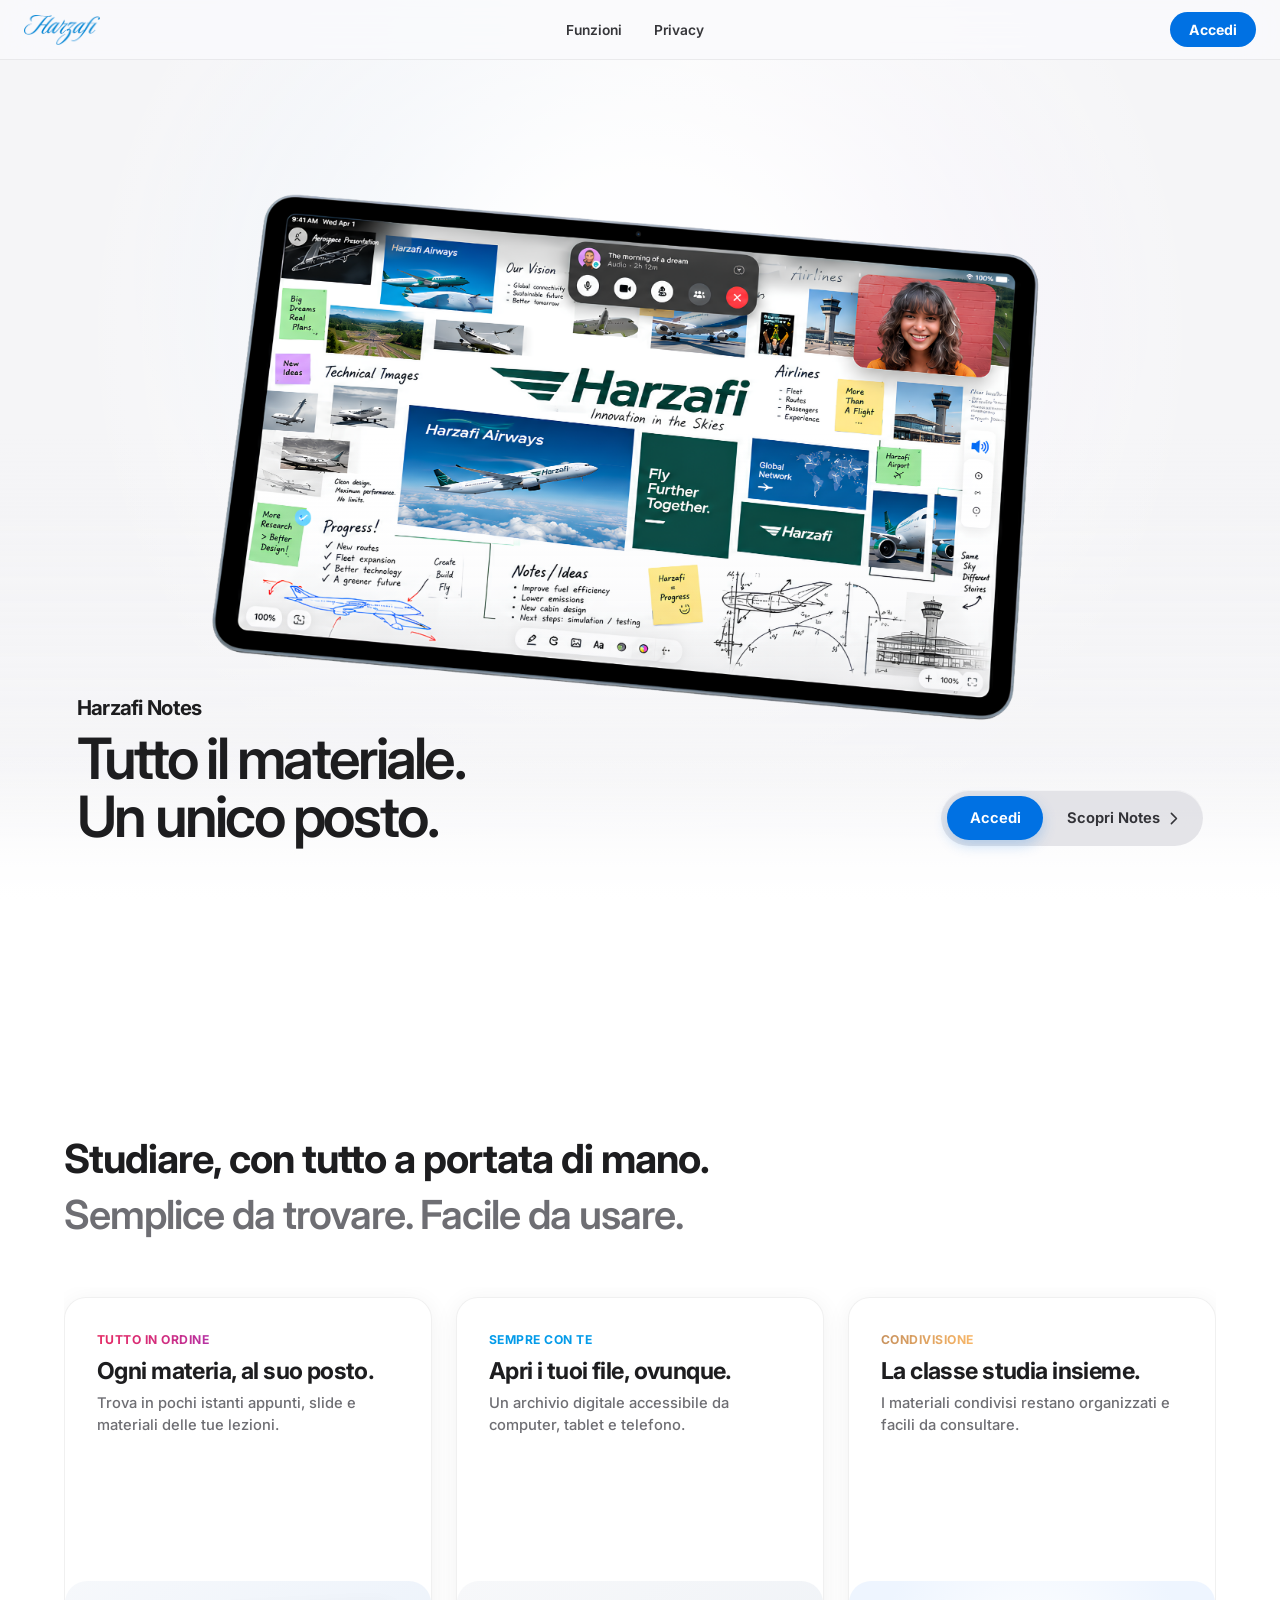
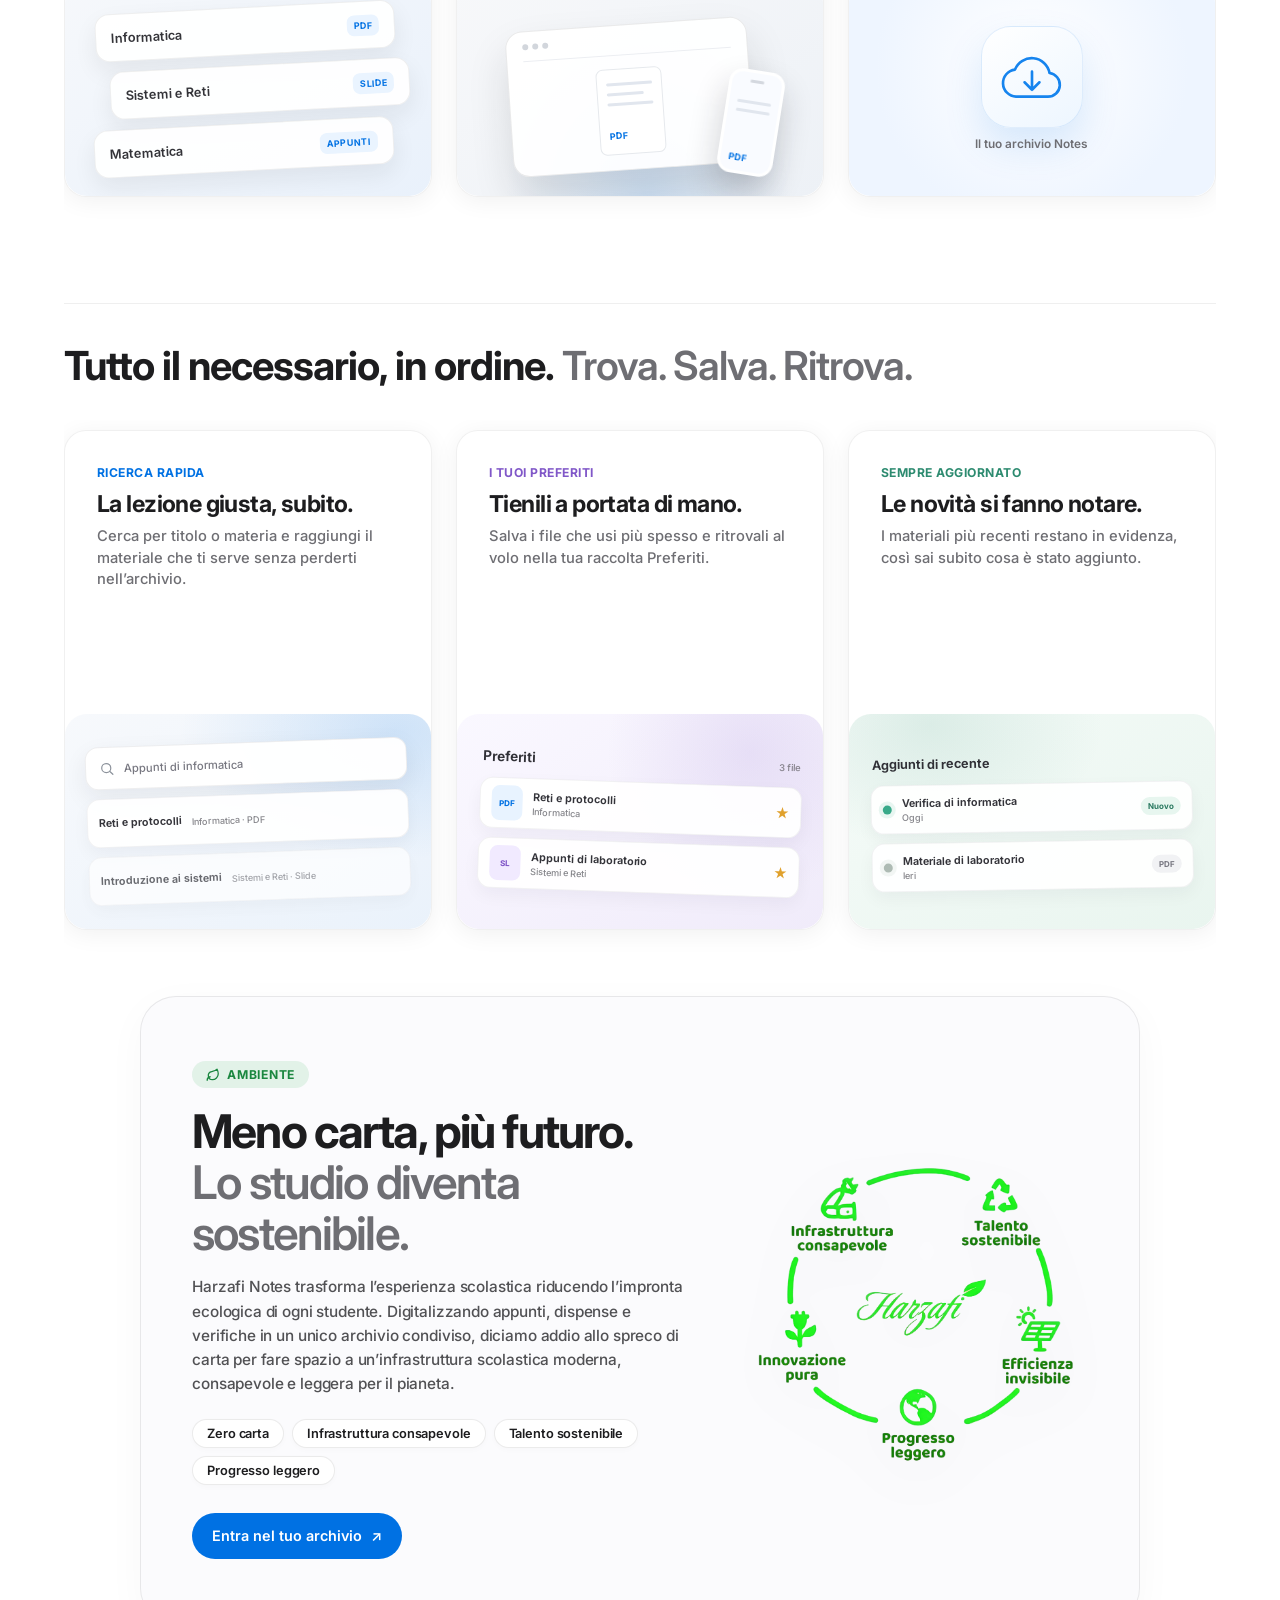
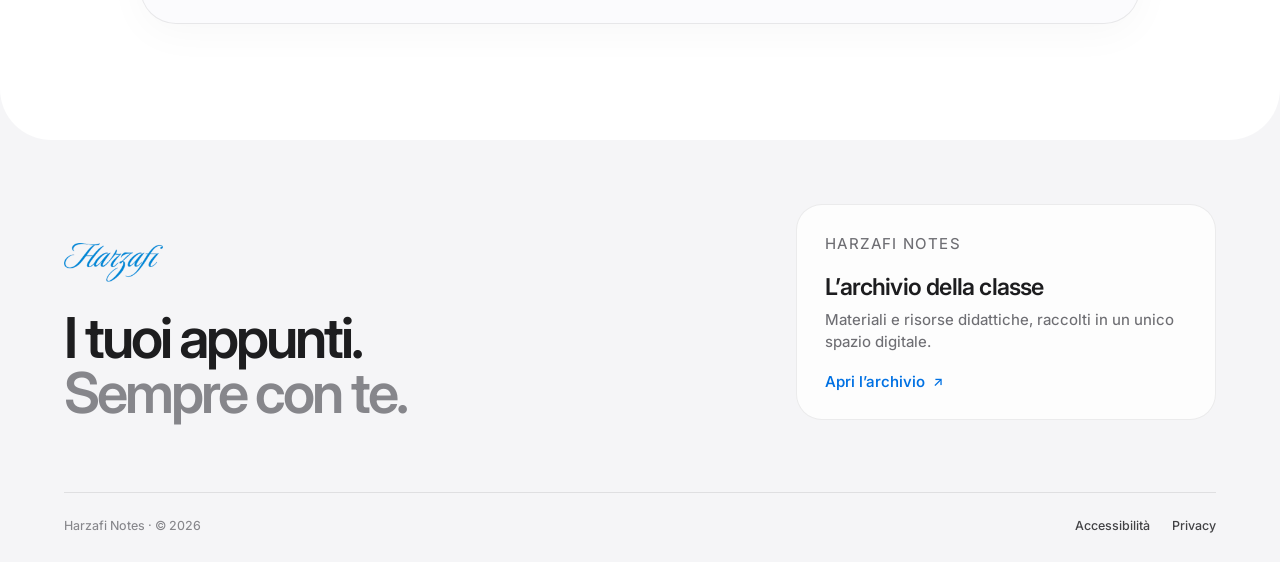
<file: index.html>
<!doctype html>
<html lang="it" class="home-document">
<head>
    <meta charset="UTF-8">
    <meta name="viewport" content="width=device-width, initial-scale=1, viewport-fit=cover">
    <meta name="description" content="Harzafi Notes: gli appunti della classe, ordinati per materia e sempre a portata di mano.">
    <meta name="theme-color" content="#ffffff">
    <title>Harzafi Notes — Tutto il materiale, in un unico posto</title>
    <link rel="preconnect" href="https://fonts.googleapis.com">
    <link rel="preconnect" href="https://fonts.gstatic.com" crossorigin>
    <link href="https://fonts.googleapis.com/css2?family=Inter:wght@400;500;600;700;800&display=swap" rel="stylesheet">
    <link rel="icon" type="image/png" sizes="32x32" href="IMMAGINI/HARZAFI-LOGO-FOR-APPLE.png">
    <link rel="apple-touch-icon" sizes="180x180" href="IMMAGINI/HARZAFI-LOGO-FOR-APPLE.png">
    <link rel="stylesheet" href="fsl-base.css?v=20260928-notes">
    <link rel="stylesheet" href="modern.css?v=20260928-notes">
    <link rel="stylesheet" href="home-cards.css?v=20260928-notes">
    <link rel="stylesheet" href="notes-theme.css?v=20260930-notes-home-carousel">
    <link rel="stylesheet" href="carousel-motion.css?v=20260917-shared-motion">
    <script defer src="carousel-player.js?v=20260917-shared-motion"></script>
    <script defer src="home-carousel.js?v=20260930-notes-home-carousel"></script>
    <script defer src="carousel-motion.js?v=20260917-shared-motion"></script>
    <script defer src="site-motion.js?v=20260928-notes"></script>
</head>
<body class="home-page notes-home-page">
    <div id="landing-view">
        <nav class="navbar-wrapper glass" aria-label="Navigazione principale">
            <a class="nav-logo" href="#inizio" aria-label="Harzafi Notes, inizio">
                <img src="IMMAGINI/LOGO-HARZAFI.png" alt="Harzafi">
            </a>
            <div class="nav-links">
                <a href="#funzioni">Funzioni</a>
                <a href="privacy-account.html">Privacy</a>
            </div>
            <a href="login.html?v=20260928-notes-auth-key" class="btn-premium nav-login">Accedi</a>
        </nav>

        <header class="hero-wrapper notes-hero" id="inizio">
            <div class="hero-mesh" aria-hidden="true"></div>
            <div class="hero-shell">
                <div class="hero-stage notes-hero-stage" aria-hidden="true">
                    <img class="notes-hero-art" src="IMMAGINI/Mockup del tablet Harzafi Airways.png" alt="">
                </div>
                <div class="hero-copy-row">
                    <div class="hero-copy reveal active">
                        <p class="hero-kicker">Harzafi Notes</p>
                        <h1>Tutto il materiale.<span>Un unico posto.</span></h1>
                    </div>
                    <div class="hero-cta-panel reveal active" aria-label="Azioni principali">
                        <a href="login.html?v=20260928-notes-auth-key" class="hero-login">Accedi</a>
                        <a href="#funzioni" class="hero-discover">Scopri Notes <svg viewBox="0 0 20 20" aria-hidden="true"><path d="m7.5 4 6 6-6 6" fill="none" stroke="currentColor" stroke-width="1.8" stroke-linecap="round" stroke-linejoin="round"/></svg></a>
                    </div>
                </div>
            </div>
        </header>

        <section id="funzioni" class="apple-features-section notes-features-section" aria-labelledby="notes-features-title">
            <div class="apple-features-container">
                <div class="apple-features-header">
                    <h2 class="apple-features-title" id="notes-features-title">
                        <span class="apple-title-main">Studiare, con tutto a portata di mano.</span>
                        <span class="apple-title-sub">Semplice da trovare. Facile da usare.</span>
                    </h2>
                </div>
                <div class="apple-features-carousel notes-features-carousel" id="notes-core-cards-shell">
                    <div class="apple-features-grid notes-features-grid" id="notes-core-cards" tabindex="0" role="list" aria-label="Funzionalità di Harzafi Notes">
                        <article class="apple-card feature-card feature-card--progress notes-feature-card" role="listitem">
                            <div class="apple-card-top">
                                <span class="apple-card-eyebrow">TUTTO IN ORDINE</span>
                                <h3 class="apple-card-heading">Ogni materia, al suo posto.</h3>
                                <p class="apple-card-desc">Trova in pochi istanti appunti, slide e materiali delle tue lezioni.</p>
                            </div>
                            <div class="apple-card-media notes-feature-art notes-art-subjects" aria-hidden="true">
                                <div class="subject-stack"><span>Informatica <b>PDF</b></span><span>Sistemi e Reti <b>SLIDE</b></span><span>Matematica <b>APPUNTI</b></span></div>
                            </div>
                        </article>
                        <article class="apple-card feature-card feature-card--privacy notes-feature-card" role="listitem">
                            <div class="apple-card-top">
                                <span class="apple-card-eyebrow">SEMPRE CON TE</span>
                                <h3 class="apple-card-heading">Apri i tuoi file, ovunque.</h3>
                                <p class="apple-card-desc">Un archivio digitale accessibile da computer, tablet e telefono.</p>
                            </div>
                            <div class="apple-card-media notes-feature-art notes-art-device" aria-hidden="true">
                                <div class="device-window"><div class="device-window-bar"><i></i><i></i><i></i></div><div class="device-document"><span></span><span></span><span></span><b>PDF</b></div></div>
                                <div class="device-phone"><i></i><span></span><span></span><b>PDF</b></div>
                            </div>
                        </article>
                        <article class="apple-card feature-card feature-card--events notes-feature-card" role="listitem">
                            <div class="apple-card-top">
                                <span class="apple-card-eyebrow">CONDIVISIONE</span>
                                <h3 class="apple-card-heading">La classe studia insieme.</h3>
                                <p class="apple-card-desc">I materiali condivisi restano organizzati e facili da consultare.</p>
                            </div>
                            <div class="apple-card-media notes-feature-art notes-art-cloud" aria-hidden="true">
                                <div class="cloud-mark"><svg viewBox="0 0 64 64"><path d="M48.5 28.2A17 17 0 0 0 16 25a12.8 12.8 0 0 0 1 25.5h30a11.2 11.2 0 0 0 1.5-22.3Z"/><path d="M32 27v17m-7-7 7 7 7-7"/></svg></div>
                                <span class="cloud-caption">Il tuo archivio Notes</span>
                            </div>
                        </article>
                    </div>
                    <div class="carousel-player notes-feature-player" id="notes-core-cards-player" style="--carousel-duration:6500ms;" aria-label="Riproduzione automatica delle funzionalità principali" hidden>
                        <div class="carousel-timeline" role="group" aria-label="Scegli una funzionalità">
                            <button type="button" class="carousel-timeline-step is-active" aria-label="Ogni materia, al suo posto" aria-controls="notes-core-cards" aria-current="true"></button>
                            <button type="button" class="carousel-timeline-step" aria-label="Apri i tuoi file ovunque" aria-controls="notes-core-cards" aria-current="false"></button>
                            <button type="button" class="carousel-timeline-step" aria-label="La classe studia insieme" aria-controls="notes-core-cards" aria-current="false"></button>
                        </div>
                        <button type="button" class="carousel-play-toggle" aria-label="Metti in pausa il carosello" aria-pressed="false" aria-controls="notes-core-cards">
                            <span class="carousel-pause-symbol" aria-hidden="true"><i></i><i></i></span>
                            <svg class="carousel-play-symbol" viewBox="0 0 24 24" aria-hidden="true"><path d="M8 5.5 19 12 8 18.5Z" fill="currentColor"/></svg>
                        </button>
                    </div>
                </div>
                <section class="notes-extra-features" aria-labelledby="notes-extra-features-title">
                    <div class="apple-features-header notes-extra-features-header">
                        <h2 class="apple-features-title" id="notes-extra-features-title">
                            <span class="apple-title-main">Tutto il necessario, in ordine.</span>
                            <span class="apple-title-sub">Trova. Salva. Ritrova.</span>
                        </h2>
                    </div>
                    <div class="apple-features-carousel notes-features-carousel" id="notes-extra-cards-shell">
                        <div class="apple-features-grid notes-features-grid" id="notes-extra-cards" tabindex="0" role="list" aria-label="Strumenti per studiare con Harzafi Notes">
                            <article class="apple-card feature-card feature-card--search notes-feature-card" role="listitem">
                                <div class="apple-card-top">
                                    <span class="apple-card-eyebrow">RICERCA RAPIDA</span>
                                    <h3 class="apple-card-heading">La lezione giusta, subito.</h3>
                                    <p class="apple-card-desc">Cerca per titolo o materia e raggiungi il materiale che ti serve senza perderti nell’archivio.</p>
                                </div>
                                <div class="apple-card-media notes-feature-art notes-art-search" aria-hidden="true">
                                    <div class="notes-search-demo">
                                        <div class="notes-search-field">
                                            <svg viewBox="0 0 24 24"><circle cx="10.8" cy="10.8" r="6.8"></circle><path d="m16 16 4.4 4.4"></path></svg>
                                            <span>Appunti di informatica</span>
                                        </div>
                                        <div class="notes-search-result"><b>Reti e protocolli</b><span>Informatica · PDF</span></div>
                                        <div class="notes-search-result notes-search-result--muted"><b>Introduzione ai sistemi</b><span>Sistemi e Reti · Slide</span></div>
                                    </div>
                                </div>
                            </article>
                            <article class="apple-card feature-card feature-card--favorites notes-feature-card" role="listitem">
                                <div class="apple-card-top">
                                    <span class="apple-card-eyebrow">I TUOI PREFERITI</span>
                                    <h3 class="apple-card-heading">Tienili a portata di mano.</h3>
                                    <p class="apple-card-desc">Salva i file che usi più spesso e ritrovali al volo nella tua raccolta Preferiti.</p>
                                </div>
                                <div class="apple-card-media notes-feature-art notes-art-favorites" aria-hidden="true">
                                    <div class="notes-favorite-demo">
                                        <div class="notes-favorite-heading"><span>Preferiti</span><b>3 file</b></div>
                                        <div class="notes-favorite-row"><span class="notes-file-mark notes-file-mark--blue">PDF</span><span><b>Reti e protocolli</b><small>Informatica</small></span><i>★</i></div>
                                        <div class="notes-favorite-row"><span class="notes-file-mark notes-file-mark--violet">SL</span><span><b>Appunti di laboratorio</b><small>Sistemi e Reti</small></span><i>★</i></div>
                                    </div>
                                </div>
                            </article>
                            <article class="apple-card feature-card feature-card--recent notes-feature-card" role="listitem">
                                <div class="apple-card-top">
                                    <span class="apple-card-eyebrow">SEMPRE AGGIORNATO</span>
                                    <h3 class="apple-card-heading">Le novità si fanno notare.</h3>
                                    <p class="apple-card-desc">I materiali più recenti restano in evidenza, così sai subito cosa è stato aggiunto.</p>
                                </div>
                                <div class="apple-card-media notes-feature-art notes-art-recent" aria-hidden="true">
                                    <div class="notes-recent-demo">
                                        <div class="notes-recent-heading">Aggiunti di recente</div>
                                        <div class="notes-recent-row"><span class="notes-recent-dot"></span><span><b>Verifica di informatica</b><small>Oggi</small></span><em>Nuovo</em></div>
                                        <div class="notes-recent-row"><span class="notes-recent-dot notes-recent-dot--soft"></span><span><b>Materiale di laboratorio</b><small>Ieri</small></span><em class="notes-recent-tag--old">PDF</em></div>
                                    </div>
                                </div>
                            </article>
                        </div>
                        <div class="carousel-player notes-feature-player" id="notes-extra-cards-player" style="--carousel-duration:6500ms;" aria-label="Riproduzione automatica degli strumenti di studio" hidden>
                            <div class="carousel-timeline" role="group" aria-label="Scegli uno strumento">
                                <button type="button" class="carousel-timeline-step is-active" aria-label="La lezione giusta, subito" aria-controls="notes-extra-cards" aria-current="true"></button>
                                <button type="button" class="carousel-timeline-step" aria-label="Tienili a portata di mano" aria-controls="notes-extra-cards" aria-current="false"></button>
                                <button type="button" class="carousel-timeline-step" aria-label="Le novità si fanno notare" aria-controls="notes-extra-cards" aria-current="false"></button>
                            </div>
                            <button type="button" class="carousel-play-toggle" aria-label="Metti in pausa il carosello" aria-pressed="false" aria-controls="notes-extra-cards">
                                <span class="carousel-pause-symbol" aria-hidden="true"><i></i><i></i></span>
                                <svg class="carousel-play-symbol" viewBox="0 0 24 24" aria-hidden="true"><path d="M8 5.5 19 12 8 18.5Z" fill="currentColor"/></svg>
                            </button>
                        </div>
                    </div>
                </section>
                <div class="notes-final-cta notes-env-card">
                    <div class="notes-env-grid">
                        <div class="notes-env-content">
                            <span class="notes-env-badge">
                                <svg class="notes-env-leaf" viewBox="0 0 24 24" width="14" height="14" fill="none" stroke="currentColor" stroke-width="2.2" stroke-linecap="round" stroke-linejoin="round" aria-hidden="true">
                                    <path d="M11 20A7 7 0 0 1 9.8 6.1C15.5 5 17 4.48 19 2c1 2 2 4.18 2 8 0 5.5-4.78 10-10 10Z"/>
                                    <path d="M2 21c0-3 1.85-5.36 5.08-6"/>
                                </svg>
                                Ambiente
                            </span>
                            <h2 class="notes-env-title">Meno carta, più futuro.<br><span class="notes-env-title-sub">Lo studio diventa sostenibile.</span></h2>
                            <p class="notes-env-desc">
                                Harzafi Notes trasforma l’esperienza scolastica riducendo l’impronta ecologica di ogni studente. 
                                Digitalizzando appunti, dispense e verifiche in un unico archivio condiviso, 
                                diciamo addio allo spreco di carta per fare spazio a un’infrastruttura scolastica moderna, 
                                consapevole e leggera per il pianeta.
                            </p>
                            <div class="notes-env-pills">
                                <span class="notes-env-pill">Zero carta</span>
                                <span class="notes-env-pill">Infrastruttura consapevole</span>
                                <span class="notes-env-pill">Talento sostenibile</span>
                                <span class="notes-env-pill">Progresso leggero</span>
                            </div>
                            <div class="notes-env-action">
                                <a href="login.html?v=20260928-notes-auth-key" class="btn-premium">Entra nel tuo archivio <span aria-hidden="true">↗</span></a>
                            </div>
                        </div>
                        <div class="notes-env-visual-wrap">
                            <img src="IMMAGINI/AMBIENTE-HARZAFI.png" alt="Iniziativa sostenibilità Harzafi: Infrastruttura consapevole, Talento sostenibile, Efficienza invisibile, Progresso leggero, Innovazione pura" class="notes-env-image" loading="lazy">
                        </div>
                    </div>
                </div>
            </div>
        </section>

        <footer class="harzafi-footer notes-footer" id="footer">
            <div class="harzafi-footer-inner">
                <div class="harzafi-footer-main">
                    <div class="harzafi-footer-brand">
                        <img src="IMMAGINI/LOGO-HARZAFI.png" alt="Harzafi">
                        <h2>I tuoi appunti.<br><span>Sempre con te.</span></h2>
                    </div>
                    <div class="harzafi-footer-profile">
                        <p class="harzafi-footer-eyebrow">Harzafi Notes</p>
                        <h3>L’archivio della classe</h3>
                        <p>Materiali e risorse didattiche, raccolti in un unico spazio digitale.</p>
                        <a href="login.html?v=20260928-notes-auth-key">Apri l’archivio</a>
                    </div>
                </div>
                <div class="harzafi-footer-bottom">
                    <p>Harzafi Notes · © <span id="footer-year"></span></p>
                    <nav class="harzafi-footer-links" aria-label="Informazioni">
                        <a href="accessibilita.html">Accessibilità</a>
                        <a href="privacy-account.html">Privacy</a>
                    </nav>
                </div>
            </div>
        </footer>
    </div>
    <script>
        document.getElementById('footer-year').textContent = new Date().getFullYear();
    </script>
</body>
</html>
</file>
<file: fsl-base.css>
:root {
            --primary: #0284c7;
            --primary-hover: #0369a1;
            --primary-light: #e0f2fe;
            --accent: #0ea5e9;
            --bg-body: #ffffff;
            --surface: rgba(255, 255, 255, 0.75);
            --surface-solid: #ffffff;
            --text-dark: #0f172a;
            --text-gray: #475569;
            --text-light: #94a3b8;
            --success: #10b981;
            --danger: #ef4444;
            --warning: #f59e0b;
            --border-color: #e2e8f0;
            --radius-md: 20px;
            --radius-lg: 32px;
            --apple-ease: cubic-bezier(0.32, 0.72, 0, 1);
            --apple-smooth: cubic-bezier(0.25, 1, 0.5, 1);
            --apple-spring: cubic-bezier(0.34, 1.56, 0.64, 1);
        }

        * { margin: 0; padding: 0; box-sizing: border-box; font-family: "Inter", -apple-system, BlinkMacSystemFont, "SF Pro Text", "Segoe UI", sans-serif; -webkit-font-smoothing: antialiased; -webkit-tap-highlight-color: transparent; }
/* ==========================================================================
   ACCESSIBILITÀ (WCAG 2.1 AA) - Gestione del Focus Visibile
   ========================================================================== */

/* Mostra un ring blu spaziato SOLO quando si naviga con la tastiera (TAB) */
:focus-visible {
    outline: 3px solid var(--primary) !important;
    outline-offset: 3px !important;
    border-radius: 8px; /* Si adatta alla maggior parte dei tuoi bottoni arrotondati */
    transition: outline-offset 0.2s ease;
}

/* Nasconde l'outline di default dei browser vecchi se non si usa la tastiera */
:focus:not(:focus-visible) {
    outline: none !important;
}

/* Assicura che i bottoni completamente rotondi abbiano un focus ring rotondo */
.btn-premium:focus-visible,
.btn-gradient:focus-visible,
.btn-secondary:focus-visible,
.close-btn:focus-visible,
.badge-views:focus-visible {
    border-radius: 30px;
}
        input, textarea { -webkit-user-select: auto; user-select: auto; }
        .content-lazy { content-visibility: auto; contain-intrinsic-size: 1000px; }

        html { scroll-behavior: smooth; overflow-x: hidden; width: 100vw; }
        body { background-color: var(--bg-body); color: var(--text-dark); overflow-x: hidden; width: 100%; min-height: 100vh; margin: 0; font-weight: 500; }

        .glass { background: var(--surface); backdrop-filter: saturate(180%) blur(25px); -webkit-backdrop-filter: saturate(180%) blur(25px); box-shadow: 0 8px 32px rgba(2, 132, 199, 0.05); transform: translateZ(0); }
        .reveal { opacity: 0; transform: translate3d(0, 24px, 0); transition: opacity 0.55s ease-out, transform 0.55s ease-out; }
        .reveal.active { opacity: 1; transform: translate3d(0, 0, 0); }

        h1, h2, h3 { letter-spacing: -0.04em; font-weight: 800; }
        p { line-height: 1.6; color: var(--text-gray); font-size: 1.05rem; }

        .btn-premium { background: var(--primary-light); color: var(--primary); border: none; padding: 12px 24px; border-radius: 30px; font-size: 0.95rem; font-weight: 700; cursor: pointer; transition: transform 0.4s var(--apple-ease), background 0.4s, color 0.4s, box-shadow 0.4s; display: inline-flex; align-items: center; justify-content: center; gap: 8px; }
        .btn-premium:active { transform: scale(0.95); transition: all 0.1s; }

        .btn-gradient { background: var(--primary); color: white; border: none; padding: 0 36px; height: 52px; border-radius: 30px; font-size: 1.1rem; font-weight: 800; cursor: pointer; transition: transform 0.4s var(--apple-ease), background 0.4s, box-shadow 0.4s; box-shadow: 0 8px 24px rgba(2, 132, 199, 0.25); width: 100%; position: relative; overflow: hidden; text-transform: uppercase; letter-spacing: 0.5px; display: flex; justify-content: center; align-items: center; }
        .btn-gradient:active { transform: translateY(0) scale(0.98); box-shadow: 0 4px 12px rgba(2, 132, 199, 0.2); transition: all 0.1s;}
        .btn-gradient:disabled { background: var(--text-light); cursor: not-allowed; box-shadow: none; transform: none; }

        .btn-secondary { background: rgba(255,255,255,0.5); color: var(--text-dark); border: 1px solid var(--border-color); padding: 15px 30px; border-radius: 30px; font-size: 1.05rem; font-weight: 700; cursor: pointer; transition: transform 0.4s var(--apple-ease), background 0.4s, border-color 0.4s, color 0.4s, box-shadow 0.4s; text-decoration: none; display: inline-flex; }
        .btn-secondary:active { transform: scale(0.98); transition: all 0.1s;}
        .btn-text { background: transparent; border: none; font-weight: 800; color: var(--text-light); cursor: pointer; font-size: 0.95rem; transition: color 0.3s var(--apple-ease); width: 100%; margin-top: 15px; }

        .navbar-wrapper { position: fixed; top: 20px; left: 50%; transform: translateX(-50%) translateZ(0); width: calc(100% - 40px); max-width: 1200px; z-index: 1000; border-radius: 100px; padding: 12px 24px; display: flex; justify-content: space-between; align-items: center; border: 1px solid rgba(255, 255, 255, 0.8); background: var(--surface); transition: top 0.4s var(--apple-ease), width 0.4s var(--apple-ease), max-width 0.4s var(--apple-ease), border-radius 0.4s var(--apple-ease), background 0.4s var(--apple-ease), padding 0.4s var(--apple-ease), border-color 0.4s var(--apple-ease), box-shadow 0.4s var(--apple-ease); }
        .navbar-wrapper.scrolled { top: 0; width: 100%; max-width: 2560px; border-radius: 0; padding: 15px 5vw; background: rgba(255, 255, 255, 0.85); backdrop-filter: saturate(200%) blur(40px); -webkit-backdrop-filter: saturate(200%) blur(40px); border: 1px solid transparent; border-bottom-color: rgba(0, 0, 0, 0.08); box-shadow: 0 10px 40px rgba(0, 0, 0, 0.05); }
        .nav-logo {
            cursor: pointer;
            background: transparent;
            border: none;
            padding: 0;
            margin: 0;
            appearance: none;
            -webkit-appearance: none;
            -moz-appearance: none;
            display: inline-flex;
            align-items: center;
            justify-content: center;
        }
        .nav-logo:focus { outline: 2px solid var(--primary); outline-offset: 2px; }
        .nav-logo img { height: 36px; filter: drop-shadow(0 2px 4px rgba(0,0,0,0.05)); transition: transform 0.3s var(--apple-ease); }
        .nav-links { display: flex; gap: 35px; }
        .nav-links a { text-decoration: none; color: var(--text-dark); font-weight: 700; font-size: 0.95rem; transition: color 0.3s, transform 0.3s var(--apple-ease);}

        .hero-wrapper { position: relative; width: 100%; min-height: 100vh; display: flex; align-items: center; padding-top: 80px; overflow: hidden; background: #ffffff; }
        .hero-mesh { position: absolute; top: 0; left: 0; width: 100%; height: 100%; background: radial-gradient(ellipse at 20% 30%, rgba(14, 165, 233, 0.15) 0%, transparent 40%), radial-gradient(ellipse at 80% 60%, rgba(2, 132, 199, 0.12) 0%, transparent 45%); z-index: 0; filter: blur(30px); pointer-events: none; -webkit-mask-image: linear-gradient(to bottom, black 40%, transparent 90%); transform: translateZ(0); }
        .hero-container { position: relative; z-index: 1; width: 100%; max-width: 1300px; margin: 0 auto; padding: 0 5%; display: flex; align-items: center; justify-content: space-between; gap: 60px; }
        .hero-text-col { flex: 1; max-width: 580px; text-align: left; }
        .hero-text-col h1 { font-size: clamp(3rem, 5.5vw, 4.8rem); line-height: 1.05; margin-bottom: 24px; color: var(--text-dark); letter-spacing: -2px; }

        .animated-gradient-text {
            background: linear-gradient(to right, #4ade80, #06b6d4, #4ade80);
            background-size: 200% auto;
            -webkit-background-clip: text;
            -webkit-text-fill-color: transparent;
            background-position: center;
        }

        .hero-text-col p { font-size: 1.25rem; font-weight: 500; color: var(--text-gray); margin-bottom: 40px; line-height: 1.6; }
        .hero-actions { display: flex; align-items: center; gap: 20px; flex-wrap: wrap; }
        .hero-visual-col { flex: 1.2; display: flex; justify-content: flex-end; align-items: center; }
        .hero-main-img { width: 100%; max-width: 650px; height: auto; filter: drop-shadow(0 25px 45px rgba(2, 132, 199, 0.15)); transition: transform 0.6s var(--apple-spring); }

        .partners { padding: 60px 5% 40px; margin-top: -20px; position: relative; z-index: 5; background: #ffffff; }
        .partners-title {
            margin-bottom: 50px;
            color: #6e6e73;
            font-family: "Inter", -apple-system, BlinkMacSystemFont, "Segoe UI", sans-serif;
            font-size: clamp(2.5rem, 5vw, 4rem);
            font-weight: 800;
            line-height: 1.05;
            letter-spacing: -0.045em;
            text-align: center;
        }
        .partners-inner { display: flex; justify-content: center; align-items: center; gap: 80px; flex-wrap: wrap; max-width: 1100px; margin: 0 auto; }
        .partners-inner a { display: inline-block; transition: transform 0.4s var(--apple-spring); }
        .partners img { height: 45px; object-fit: contain; filter: opacity(0.85); transition: transform 0.28s ease-out, filter 0.28s ease-out; }

        /* ============================================================
           SEZIONE FUNZIONALITÀ FSL (BOX HARZAFI)
           ============================================================ */
        .apple-features-section {
            max-width: 1360px;
            margin: 120px auto 90px;
            padding: 0 5%;
            scroll-margin-top: 100px;
            background: #ffffff;
        }

        .apple-features-container {
            width: 100%;
        }

        .apple-features-header {
            margin-bottom: 48px;
        }

        .apple-features-title {
            font-size: clamp(2.5rem, 5vw, 4rem);
            line-height: 1.05;
            letter-spacing: -0.045em;
            margin: 0 0 18px;
            display: flex;
            flex-wrap: wrap;
            align-items: baseline;
            gap: 12px;
        }

        .apple-features-carousel {
            position: relative;
        }

        .apple-features-carousel::before,
        .apple-features-carousel::after {
            content: "";
            position: absolute;
            top: 4px;
            bottom: 20px;
            z-index: 5;
            width: 92px;
            opacity: 0;
            pointer-events: none;
            background: rgba(255, 255, 255, 0.54);
            backdrop-filter: blur(5px);
            -webkit-backdrop-filter: blur(5px);
            transition: opacity 0.22s ease-out;
        }

        .apple-features-carousel::before {
            left: 0;
            -webkit-mask-image: linear-gradient(90deg, #000 0%, rgba(0, 0, 0, 0.78) 38%, transparent 100%);
            mask-image: linear-gradient(90deg, #000 0%, rgba(0, 0, 0, 0.78) 38%, transparent 100%);
        }

        .apple-features-carousel::after {
            right: 0;
            -webkit-mask-image: linear-gradient(270deg, #000 0%, rgba(0, 0, 0, 0.78) 38%, transparent 100%);
            mask-image: linear-gradient(270deg, #000 0%, rgba(0, 0, 0, 0.78) 38%, transparent 100%);
        }

        .apple-features-carousel.can-scroll-left::before,
        .apple-features-carousel.can-scroll-right::after {
            opacity: 1;
        }

        .apple-features-grid {
            display: grid;
            grid-template-columns: none;
            grid-auto-flow: column;
            grid-auto-columns: 480px;
            gap: 28px;
            overflow-x: auto;
            overflow-y: hidden;
            padding: 4px 0 20px;
            scroll-snap-type: none;
            overscroll-behavior-inline: contain;
            scrollbar-width: none;
        }

        .apple-features-grid::-webkit-scrollbar {
            display: none;
        }

        .apple-features-dots {
            display: flex;
            justify-content: center;
            align-items: center;
            gap: 10px;
            min-height: 18px;
            margin-top: 4px;
        }

        .apple-feature-dot {
            width: 8px;
            height: 8px;
            padding: 0;
            border: 0;
            border-radius: 50%;
            background: #c7c7cc;
            cursor: pointer;
            transition: background-color 0.2s ease-out, transform 0.2s ease-out;
        }

        .apple-feature-dot:hover {
            background: #8e8e93;
        }

        .apple-feature-dot.active {
            background: #1d1d1f;
            transform: scale(1.18);
        }

        .apple-feature-dot:focus-visible {
            outline: 3px solid rgba(0, 113, 227, 0.28);
            outline-offset: 3px;
        }

        .apple-feature-controls {
            display: none;
        }

        .mobile-carousel-arrow {
            width: 52px;
            height: 52px;
            border: 0;
            border-radius: 50%;
            background: rgba(224, 224, 229, 0.9);
            color: #6e6e73;
            align-items: center;
            justify-content: center;
            cursor: pointer;
            box-shadow: 0 4px 14px rgba(0, 0, 0, 0.08);
            backdrop-filter: blur(12px);
            -webkit-backdrop-filter: blur(12px);
        }

        .mobile-carousel-arrow svg {
            width: 24px;
            height: 24px;
        }

        .apple-feat-card {
            width: 480px;
            height: 500px;
            min-height: 500px;
            background: #f5f5f7;
            border-radius: 32px;
            padding: 46px 44px 40px;
            box-shadow: none;
            border: 1px solid transparent;
            display: flex;
            flex-direction: column;
            justify-content: space-between;
            position: relative;
            overflow: hidden;
            transition: transform 0.28s ease-out, box-shadow 0.28s ease-out;
            transform: translateZ(0);
            cursor: default;
            scroll-snap-align: start;
        }

        .apple-feat-card:hover {
            transform: translate3d(0, -3px, 0);
            box-shadow: 0 18px 45px rgba(0, 0, 0, 0.08);
        }

        .apple-feat-card.monitor-card {
            grid-column: auto;
            min-height: 500px;
            background: #f5f5f7;
        }

        .apple-feat-card.safety-card {
            grid-column: auto;
            min-height: 500px;
            background: #f5f5f7;
        }

        .apple-feat-card.events-card {
            grid-column: auto;
            min-height: 500px;
            background: #f5f5f7;
        }

        .apple-feat-card.id-card {
            grid-column: auto;
            min-height: 500px;
            background: #f5f5f7;
            border: 1px solid transparent;
            color: #1d1d1f;
            box-shadow: none;
        }

        .apple-feat-card.id-card:hover {
            box-shadow: 0 18px 45px rgba(0, 0, 0, 0.08);
        }

        .apple-feat-content {
            position: relative;
            z-index: 2;
        }

        .apple-feat-tag {
            display: inline-block;
            font-size: 0.78rem;
            font-weight: 800;
            text-transform: uppercase;
            letter-spacing: 0.06em;
            color: var(--primary);
            margin-bottom: 16px;
        }

        .apple-feat-tag.accent {
            color: var(--primary);
        }

        .apple-feat-h3 {
            font-size: clamp(1.9rem, 3vw, 2.6rem);
            font-weight: 800;
            line-height: 1.08;
            letter-spacing: -0.045em;
            color: #1d1d1f;
            margin: 0 0 16px;
        }

        .apple-feat-p {
            font-size: 1.05rem;
            font-weight: 500;
            line-height: 1.55;
            color: #6e6e73;
            margin: 0;
            max-width: 470px;
        }

        /* VISUALS INTERNI */
        .apple-feat-visual {
            position: relative;
            margin-top: 38px;
            width: 100%;
        }

        .monitor-visual {
            background: #ffffff;
            border-radius: 22px;
            padding: 26px 28px;
            box-shadow: 0 12px 35px rgba(0, 0, 0, 0.06);
        }

        .chart-progress-bar {
            width: 100%;
            height: 10px;
            background: rgba(0, 0, 0, 0.08);
            border-radius: 999px;
            overflow: hidden;
            margin-bottom: 14px;
        }

        .chart-progress-fill {
            height: 100%;
            background: linear-gradient(90deg, #0071e3, #42a5f5);
            border-radius: 999px;
            transition: width 1.2s cubic-bezier(0.2, 0.8, 0.2, 1);
        }

        .chart-metrics-row {
            display: flex;
            justify-content: space-between;
            align-items: center;
        }

        .chart-metric {
            display: flex;
            flex-direction: column;
        }

        .metric-num {
            font-size: 1.35rem;
            font-weight: 800;
            color: #1d1d1f;
            letter-spacing: -0.02em;
        }

        .metric-lbl {
            font-size: 0.8rem;
            color: #6e6e73;
            font-weight: 600;
        }

        .chart-badge {
            font-size: 0.82rem;
            font-weight: 700;
            color: #0071e3;
            background: rgba(0, 113, 227, 0.1);
            padding: 6px 14px;
            border-radius: 999px;
        }

        .icon-badge-visual {
            display: flex;
            justify-content: flex-end;
        }

        .apple-feat-icon-bubble {
            width: 104px;
            height: 104px;
            border-radius: 30px;
            display: flex;
            align-items: center;
            justify-content: center;
            transition: transform 0.25s ease-out;
        }

        .apple-feat-card:hover .apple-feat-icon-bubble {
            transform: scale(1.04);
        }

        .apple-feat-icon-bubble.green {
            background: #e8f7ee;
            color: #34c759;
        }

        .privacy-logo-visual {
            display: block;
            width: 118px;
            height: auto;
            object-fit: contain;
            filter: drop-shadow(0 12px 18px rgba(0, 113, 227, 0.16));
            transition: transform 0.25s ease-out;
        }

        .safety-card:hover .privacy-logo-visual {
            transform: scale(1.04);
        }

        .school-visual-image {
            display: block;
            width: min(100%, 430px);
            height: auto;
            max-height: 255px;
            object-fit: contain;
            filter: drop-shadow(0 14px 22px rgba(0, 0, 0, 0.12));
            transition: transform 0.25s ease-out;
            transform-origin: center bottom;
        }

        .events-card .icon-badge-visual {
            width: auto;
            justify-content: center;
            align-items: flex-end;
            margin: auto -36px -40px;
            padding-top: 26px;
        }

        .events-card:hover .school-visual-image {
            transform: scale(1.02);
        }

        .apple-feat-icon-bubble svg {
            width: 52px;
            height: 52px;
        }

        /* Harzafi Card */
        .nfc-visual {
            display: flex;
            width: auto;
            justify-content: center;
            align-items: flex-end;
            margin-top: auto;
            margin-right: -10px;
            margin-bottom: -40px;
            margin-left: -10px;
            padding-top: 22px;
        }

        .harzafi-card-image {
            display: block;
            width: auto;
            max-width: 100%;
            height: 300px;
            max-height: 300px;
            object-fit: contain;
            object-position: center bottom;
            filter: drop-shadow(0 16px 22px rgba(0, 0, 0, 0.16));
            transform: none;
            transform-origin: center bottom;
            transition: transform 0.35s ease-out, filter 0.35s ease-out;
        }

        .id-card:hover .harzafi-card-image {
            filter: drop-shadow(0 19px 24px rgba(0, 0, 0, 0.2));
            transform: scale(1.015);
        }

        /* ============================================================
           SEZIONE RIQUADRI HARZAFI (Serve aiuto?)
           ============================================================ */
        .apple-showcase-section {
            max-width: 1360px;
            margin: 90px auto 120px;
            padding: 0 5%;
            scroll-margin-top: 100px;
            background: #ffffff;
        }

        .apple-showcase-container {
            width: 100%;
            position: relative;
        }

        .apple-showcase-header {
            display: flex;
            justify-content: space-between;
            align-items: flex-end;
            margin-bottom: 32px;
            gap: 20px;
            flex-wrap: wrap;
        }

        .apple-showcase-title {
            font-size: clamp(1.85rem, 3.5vw, 2.5rem);
            line-height: 1.2;
            letter-spacing: -0.025em;
            margin: 0;
            display: flex;
            flex-wrap: wrap;
            align-items: baseline;
            gap: 8px;
        }

        .apple-title-main {
            color: #1d1d1f;
            font-weight: 700;
        }

        .apple-title-sub {
            color: #6e6e73;
            font-weight: 600;
        }

        .apple-carousel-controls {
            display: none;
            gap: 12px;
            align-items: center;
        }

        .apple-nav-arrow {
            width: 44px;
            height: 44px;
            border-radius: 50%;
            background: #f5f5f7;
            border: 1px solid rgba(0, 0, 0, 0.04);
            color: #1d1d1f;
            display: flex;
            align-items: center;
            justify-content: center;
            cursor: pointer;
            transition: transform 0.25s ease-out, background-color 0.25s ease-out, opacity 0.25s ease-out;
            padding: 0;
        }

        .apple-nav-arrow svg {
            width: 20px;
            height: 20px;
        }

        .apple-nav-arrow:hover:not(:disabled) {
            background: #e8e8ed;
            transform: scale(1.06);
        }

        .apple-nav-arrow:active:not(:disabled) {
            transform: scale(0.95);
        }

        .apple-nav-arrow:disabled {
            opacity: 0.35;
            cursor: not-allowed;
            background: #f5f5f7;
        }

        /* CAROUSEL CONTENITORE RIQUADRI */
        .apple-cards-carousel-shell {
            position: relative;
        }

        .apple-cards-carousel {
            display: flex;
            gap: 24px;
            overflow-x: auto;
            scroll-snap-type: x mandatory;
            scroll-behavior: smooth;
            padding: 10px 4px 30px;
            margin: 0 -4px;
            -webkit-overflow-scrolling: touch;
            scrollbar-width: none;
        }

        .apple-cards-carousel::-webkit-scrollbar {
            display: none;
        }

        @media (min-width: 901px) {
            .apple-cards-carousel {
                display: grid;
                grid-template-columns: repeat(3, minmax(0, 1fr));
                overflow: visible;
                scroll-snap-type: none;
                scroll-behavior: auto;
                margin: 0;
                padding: 10px 0 30px;
                touch-action: pan-y;
            }

            .apple-cards-carousel .apple-card {
                width: 100%;
                max-width: none;
                min-width: 0;
            }
        }

        /* SINGOLO RIQUADRO HARZAFI */
        .apple-card {
            flex: 0 0 380px;
            width: 380px;
            height: 500px;
            background: #ffffff;
            border-radius: 22px;
            box-shadow: 0 4px 24px rgba(0, 0, 0, 0.06);
            border: 1px solid rgba(0, 0, 0, 0.06);
            overflow: hidden;
            display: flex;
            flex-direction: column;
            justify-content: space-between;
            scroll-snap-align: start;
            position: relative;
            transition: transform 0.28s ease-out, box-shadow 0.28s ease-out, border-color 0.28s ease-out;
            transform: translateZ(0);
            cursor: default;
        }

        .apple-card:hover {
            transform: translate3d(0, -4px, 0);
            box-shadow: 0 14px 32px rgba(0, 0, 0, 0.09);
            border-color: rgba(0, 0, 0, 0.09);
        }

        .apple-card-top {
            padding: 34px 32px 0;
            z-index: 3;
            position: relative;
        }

        .apple-card-eyebrow {
            display: block;
            font-size: 0.76rem;
            font-weight: 700;
            text-transform: uppercase;
            letter-spacing: 0.04em;
            color: #6e6e73;
            margin-bottom: 10px;
        }

        .apple-card-heading {
            font-size: 1.45rem;
            font-weight: 700;
            line-height: 1.22;
            letter-spacing: -0.025em;
            color: #1d1d1f;
            margin: 0;
        }

        .apple-card-desc {
            font-size: 0.92rem;
            font-weight: 500;
            line-height: 1.45;
            color: #6e6e73;
            margin: 8px 0 0;
        }

        /* MEDIA SPECIFICA PER I RIQUADRI */
        .apple-card-media {
            width: 100%;
            overflow: hidden;
            margin-top: auto;
            position: relative;
        }

        /* Riquadro 1: Specialist con persona */
        .specialist-media {
            height: 310px;
            display: flex;
            align-items: flex-end;
            justify-content: center;
            background: transparent;
            overflow: hidden;
            position: relative;
        }

        .apple-person-photo {
            width: 90%;
            height: 125%;
            object-fit: cover;
            object-position: center 0%;
            transition: transform 0.3s ease-out;
            display: block;
        }

        .apple-card.specialist-card:hover .apple-person-photo {
            transform: scale(1.02);
        }

        /* Riquadri 2 & 3: fotografie di guide e assistenza */
        .photo-media {
            height: 280px;
            background: linear-gradient(145deg, #f8fbff 0%, #eaf7ff 100%);
            padding: 22px;
            display: flex;
            align-items: center;
            justify-content: center;
        }

        .apple-store-photo {
            width: 100%;
            height: 100%;
            object-fit: cover;
            object-position: center;
            display: block;
            transition: transform 0.35s ease-out;
        }

        .apple-card.photo-card:hover .apple-store-photo {
            transform: scale(1.025);
        }

        .guide-photo-media {
            padding: 16px;
            background: #ffffff;
        }

        .harzafi-guide-photo {
            width: 100%;
            height: 100%;
            object-fit: contain;
            object-position: center;
            display: block;
            transition: transform 0.3s ease-out;
        }

        .apple-card.photo-card:hover .harzafi-guide-photo {
            transform: scale(1.02);
        }

        /* Riquadro 3: Configurazione accesso */
        .setup-media {
            height: 275px;
            display: flex;
            align-items: center;
            justify-content: center;
            padding: 15px 20px 25px;
            background: #fbfbfd;
        }

        .apple-setup-graphics {
            position: relative;
            width: 100%;
            height: 100%;
            display: grid;
            grid-template-columns: repeat(4, 1fr);
            grid-template-rows: repeat(2, 1fr);
            gap: 12px;
            align-items: center;
            justify-items: center;
        }

        .setup-icon-item {
            display: flex;
            align-items: center;
            justify-content: center;
            transition: transform 0.25s ease-out;
        }

        .setup-icon-item.icon-cloud { grid-column: 1; grid-row: 1; width: 68px; height: 50px; }
        .setup-icon-item.icon-touchid { grid-column: 2; grid-row: 1; width: 60px; height: 60px; }
        .setup-icon-item.icon-battery { grid-column: 3; grid-row: 1; width: 64px; height: 38px; }
        .setup-icon-item.icon-power { grid-column: 4; grid-row: 1; width: 44px; height: 44px; }
        .setup-icon-item.icon-phone { grid-column: 1 / span 2; grid-row: 2; width: 64px; height: 74px; }
        .setup-icon-item.icon-macbook { grid-column: 3 / span 2; grid-row: 2; width: 110px; height: 74px; }
        .setup-icon-item.icon-cable { display: none; }

        .apple-card.setup-card:hover .setup-icon-item {
            transform: scale(1.05);
        }

        /* Compatibilità legacy bento */
        .bento-section { max-width: 1200px; margin: 100px auto; padding: 0 5%; scroll-margin-top: 120px; background: #ffffff;}
        .bento-section h2 { text-align: center; font-size: clamp(2.2rem, 5vw, 3.2rem); margin-bottom: 60px; color: var(--text-dark);}
        .bento-grid { display: grid; grid-template-columns: repeat(3, 1fr); gap: 24px; }
        .bento-card { background: var(--surface-solid); border-radius: var(--radius-lg); padding: 40px; box-shadow: 0 10px 30px rgba(2, 132, 199, 0.04); border: 1px solid rgba(2, 132, 199, 0.05); transition: transform 0.28s ease-out, box-shadow 0.28s ease-out, border-color 0.28s ease-out; }
        .bento-card.large { grid-column: span 2; background: linear-gradient(135deg, var(--text-dark), #1e293b); color: white; border: none; box-shadow: 0 20px 40px rgba(15, 23, 42, 0.2);}
        .bento-icon { width: 64px; height: 64px; border-radius: 50%; background: var(--primary-light); display: flex; align-items: center; justify-content: center; margin-bottom: 24px; color: var(--primary); transition: transform 0.5s var(--apple-spring); }
        .bento-card h3 { font-size: 1.8rem; margin-bottom: 12px; }
        .bento-card p { color: var(--text-gray); font-weight: 500; }
        .bento-card.large p { color: #94a3b8; font-weight: 500; }

        .modal-overlay { position: fixed; inset: 0; background: rgba(15, 23, 42, 0.6); backdrop-filter: blur(20px) saturate(180%); -webkit-backdrop-filter: blur(20px) saturate(180%); z-index: 99999; display: flex; align-items: center; justify-content: center; opacity: 0; pointer-events: none; transition: opacity 0.4s var(--apple-ease); padding: 20px; transform: translateZ(0); }
        .modal-overlay.active { opacity: 1; pointer-events: auto; }
        .modal-content { background: #ffffff; width: 100%; max-width: 620px; border-radius: 32px; padding: 35px 50px 30px; box-shadow: 0 25px 60px rgba(0, 0, 0, 0.15), 0 0 0 1px rgba(0, 0, 0, 0.05); transform: scale(0.95) translateY(20px); transition: transform 0.5s var(--apple-smooth); position: relative; max-height: 95vh; overflow-y: auto; overflow-x: hidden; }
        .modal-overlay.active .modal-content { transform: scale(1) translateY(0); }
        .modal-content::-webkit-scrollbar { width: 0; }

        .modal-overlay.bottom-sheet { align-items: flex-end; padding: 0; }
        .modal-overlay.bottom-sheet .modal-content { border-radius: 36px 36px 0 0; padding: 0; max-width: 500px; width: 100%; margin: 0 auto; transform: translateY(100%); border-bottom: none; max-height: 92vh; box-shadow: 0 -15px 40px rgba(0,0,0,0.15); transition: transform 0.4s var(--apple-smooth); display: block; overflow: hidden; overflow-y: auto; overflow-x: hidden; -webkit-overflow-scrolling: touch; -webkit-mask-image: -webkit-radial-gradient(white, black); }
        .modal-overlay.bottom-sheet.active .modal-content { transform: translateY(0); }
        .bottom-sheet-body { padding: 25px 25px calc(30px + env(safe-area-inset-bottom, 0px)); width: 100%; }

        .close-btn { position: absolute; top: 15px; right: 15px; width: 36px; height: 36px; border-radius: 50%; background: rgba(0,0,0,0.06); border: none; font-size: 20px; cursor: pointer; color: var(--text-dark); display: flex; align-items: center; justify-content: center; transition: transform 0.3s var(--apple-ease); z-index: 100; backdrop-filter: blur(10px); -webkit-backdrop-filter: blur(10px); }
        .close-btn:active { transform: scale(0.9); }

        .modal-logo-wrapper { display: flex; justify-content: center; margin-bottom: 12px; }
        .modal-logo-wrapper img { height: 40px; object-fit: contain; filter: drop-shadow(0 4px 10px rgba(2, 132, 199, 0.12)); }
        .auth-title { text-align: center; font-size: 1.7rem; margin-bottom: 15px; color: var(--text-dark); font-weight: 900; letter-spacing: -0.5px; }

        .segmented-control { display: flex; background: #f5f5f7; border-radius: 14px; padding: 4px; margin-bottom: 15px; position: relative; }
        .seg-btn { flex: 1; padding: 10px 0; border: none; background: transparent; font-size: 0.95rem; font-weight: 700; color: var(--text-gray); cursor: pointer; z-index: 2; position: relative; transition: color 0.4s var(--apple-ease); border-radius: 10px; }
        .seg-btn.active { color: var(--text-dark); }
        .seg-slider { position: absolute; top: 4px; bottom: 4px; left: 4px; width: calc(50% - 4px); background: #ffffff; border-radius: 10px; box-shadow: 0 2px 6px rgba(0,0,0,0.06); transition: transform 0.4s var(--apple-ease); z-index: 1; }

        .login-rules-banner { background: #f0f9ff; color: var(--primary); border: 1px solid #bae6fd; padding: 10px 16px; text-align: center; border-radius: 14px; font-weight: 700; margin-bottom: 15px; font-size: 0.85rem; cursor: pointer; transition: transform 0.3s var(--apple-ease), background 0.3s, border-color 0.3s, box-shadow 0.3s; display: flex; justify-content: center; align-items: center; gap: 8px; white-space: nowrap; overflow: hidden; text-overflow: ellipsis; }

        .input-group { margin-bottom: 15px; position: relative; }
        .input-label { font-size: 0.8rem; font-weight: 800; color: var(--text-gray); margin-bottom: 6px; display: flex; justify-content: space-between; text-transform: uppercase; letter-spacing: 0.5px; }

        .apple-input { width: 100%; height: 52px; padding: 0 20px; background: #f5f5f7; border: 1px solid transparent; border-radius: 16px; font-size: 1.05rem; font-weight: 600; color: var(--text-dark); transition: background-color 0.25s ease-out, border-color 0.25s ease-out, box-shadow 0.25s ease-out, color 0.25s ease-out; box-sizing: border-box; }
        .apple-input:focus { border-color: var(--primary); background: #ffffff; box-shadow: 0 0 0 4px rgba(2, 132, 199, 0.15); }
        .apple-input::placeholder { color: #a1a1aa; font-weight: 500; font-family: "Inter", -apple-system, BlinkMacSystemFont, "SF Pro Text", "Segoe UI", sans-serif; letter-spacing: normal;}
        #password-input { font-family: Verdana, sans-serif; letter-spacing: 2px; }

        .custom-select { position: relative; width: 100%; }
        .custom-select-trigger { display: flex; justify-content: space-between; align-items: center; width: 100%; height: 52px; padding: 0 20px; background: #f5f5f7; border: 1px solid transparent; border-radius: 16px; font-size: 1.05rem; font-weight: 600; cursor: pointer; transition: background-color 0.25s ease-out, border-color 0.25s ease-out, box-shadow 0.25s ease-out, color 0.25s ease-out; box-sizing: border-box; }
        .custom-select-trigger span { color: #a1a1aa; white-space: nowrap; overflow: hidden; text-overflow: ellipsis; }
        .custom-select-trigger.selected span { color: var(--text-dark); font-weight: 700; }
        .custom-select.open .custom-select-trigger { border-color: var(--primary); background: #fff; box-shadow: 0 0 0 4px rgba(2, 132, 199, 0.15); }

        .custom-options { position: absolute; top: calc(100% + 8px); left: 0; width: 100%; background: rgba(255,255,255,0.95); backdrop-filter: blur(20px); border-radius: 16px; box-shadow: 0 10px 40px rgba(0,0,0,0.1); border: 1px solid #e2e8f0; max-height: 220px; overflow-y: auto; overflow-x: hidden; z-index: 999; opacity: 0; visibility: hidden; transform: translateY(-10px) scale(0.98); transition: opacity 0.3s, transform 0.3s var(--apple-ease); box-sizing: border-box; }
        .custom-options::-webkit-scrollbar { width: 5px; }
        .custom-options::-webkit-scrollbar-track { background: transparent; margin: 12px 0; }
        .custom-options::-webkit-scrollbar-thumb { background: #cbd5e1; border-radius: 10px; }
        .custom-select.open .custom-options { opacity: 1; visibility: visible; transform: translateY(0) scale(1); }
        .custom-option { padding: 14px 20px; font-size: 0.95rem; font-weight: 600; color: var(--text-dark); cursor: pointer; border-bottom: 1px solid #f8fafc; transition: background 0.2s; word-wrap: break-word; }

        .toggle-password-btn { position: absolute; right: 10px; top: 50%; transform: translateY(-50%); width: 40px; height: 40px; display: flex; align-items: center; justify-content: center; background: transparent; border: none; cursor: pointer; color: var(--text-light); border-radius: 12px; transition: color 0.3s var(--apple-ease); z-index: 5; outline: none; }
        .toggle-password-btn svg { width: 22px; height: 22px; flex-shrink: 0; }

        .privacy-disclaimer { text-align: center; font-size: 0.75rem; color: var(--text-gray); line-height: 1.5; margin: 12px 0 15px; padding: 0 10px; font-weight: 500; }
        .privacy-disclaimer svg { width: 26px; height: 26px; color: var(--primary); margin-bottom: 8px; display: block; margin-left: auto; margin-right: auto; }
        .privacy-disclaimer a { color: var(--primary); text-decoration: none; font-weight: 700; transition: text-decoration 0.2s;}
        .privacy-disclaimer a:hover { text-decoration: underline; }

        .error-msg { color: var(--danger); font-size: 0.85rem; margin-top: 8px; display: none; font-weight: 700; text-align: center; animation: shake 0.4s; }
        .attempts-msg { color: var(--warning); font-size: 0.85rem; margin-top: 8px; display: none; font-weight: 800; text-align: center; }

        .btn-social { width: 100%; height: 52px; background: #ffffff; border: 2px solid #e2e8f0; border-radius: 30px; font-weight: 800; display: flex; align-items: center; justify-content: center; gap: 12px; cursor: pointer; transition: transform 0.3s var(--apple-ease), background 0.3s, border-color 0.3s, box-shadow 0.3s; color: #374151; margin-bottom: 10px; font-size: 0.95rem; }
        .btn-social:active { transform: scale(0.98); }

        #custom-google-btn { position: relative; padding: 0; justify-content: center; overflow: hidden; }
        #custom-google-btn img { width: 24px; position: absolute; left: 24px; }
        #custom-google-btn .btn-text-main { font-weight: 800; color: #374151; font-size: 0.95rem; }
        #custom-google-btn .btn-text-sub { font-weight: 600; color: #9ca3af; font-size: 0.75rem; text-transform: none; }

        #btn-harzafi-id { border-color: #0284c7; }
        #btn-harzafi-id img { width: auto; height: 18px; }
        #btn-harzafi-id span { color: #0284c7; }

        @keyframes spin-circle { to { transform: rotate(360deg); } }
        @keyframes fastFadeIn { 0% { opacity: 0; transform: scale(0.9); } 100% { opacity: 1; transform: scale(1); } }

        .btn-loader { display: flex; align-items: center; justify-content: center; gap: 10px; animation: fastFadeIn 0.2s var(--apple-ease) forwards; width: 100%; }
        .btn-spinner { width: 20px; height: 20px; border: 3px solid var(--primary-light); border-top-color: var(--primary); border-radius: 50%; animation: spin-circle 0.6s linear infinite; }

        .divider { display: flex; align-items: center; text-align: center; margin: 15px 0; color: var(--text-light); font-size: 0.75rem; font-weight: 800; letter-spacing: 1px; }
        .divider::before, .divider::after { content: ''; flex: 1; border-bottom: 1px solid #e2e8f0; }
        .divider::before { margin-right: 15px; } .divider::after { margin-left: 15px; }

        @keyframes shake { 0%, 100% {transform: translateX(0);} 25% {transform: translateX(-5px);} 75% {transform: translateX(5px);} }
        .fade-form { animation: fadeIn 0.4s var(--apple-ease) forwards; }
        @keyframes fadeIn { from { opacity: 0; transform: translateY(15px) scale(0.98); } to { opacity: 1; transform: translateY(0) scale(1); } }

        #rules-view { display: none; }
        .rules-list { list-style: none; margin-bottom: 24px; padding: 0; }
        .rules-list li { padding: 14px 16px; background: #f8fafc; border-left: 4px solid var(--primary); border-radius: 12px; margin-bottom: 10px; font-weight: 700; color: var(--text-dark); font-size: 0.9rem; display: flex; align-items: center; gap: 12px; transition: transform 0.3s var(--apple-ease), background 0.3s;}

        .recovery-hero {
            position: relative; background: linear-gradient(135deg, #ffffff 0%, #f0f9ff 100%);
            padding: 40px 20px 20px; display: flex; flex-direction: column; justify-content: center;
            align-items: center; overflow: hidden; width: 100%;
        }
        .recovery-title { font-size: 1.8rem; font-weight: 900; text-align: center; color: var(--text-dark); letter-spacing: -0.5px; margin-bottom: 25px; line-height: 1.2; position: relative; z-index: 2; }
        .recovery-subtitle { text-align: center; font-size: 1.05rem; font-weight: 500; color: var(--text-gray); margin-top: 25px; margin-bottom: 8px; line-height: 1.5; padding: 0 10px; position: relative; z-index: 2; }
        .result-banner { background: #ecfdf5; border: 1px solid #a7f3d0; border-radius: 16px; padding: 20px; text-align: center; color: #065f46; font-size: 0.95rem; font-weight: 600; line-height: 1.5; margin-top: 20px; display: none; animation: fastFadeIn 0.4s var(--apple-ease); }
        .result-banner svg { width: 32px; height: 32px; fill: var(--success); margin-bottom: 10px; }

        .cie-card-container {
            width: 260px; height: 165px; perspective: 1200px; margin: 0 auto; position: relative; z-index: 2;
        }
        .cie-card-inner {
            position: relative; width: 100%; height: 100%; text-align: center;
            transition: transform 0.65s ease-out;
            transform-style: preserve-3d;
        }
        .cie-card-container.flipped .cie-card-inner { transform: rotateY(180deg) scale(1.05); }

        .cie-card-front, .cie-card-back {
            position: absolute; width: 100%; height: 100%;
            backface-visibility: hidden; -webkit-backface-visibility: hidden;
            background: transparent; display: flex; justify-content: center; align-items: center;
            transform: translateZ(0);
        }
        .cie-card-front img, .cie-card-back img { width: 100%; height: 100%; object-fit: contain; }
        .cie-card-back { transform: rotateY(180deg) translateZ(0); }

        @keyframes floatCard { 0%, 100% { transform: translate3d(0, 0, 0); } 50% { transform: translate3d(0, -8px, 0); } }

        #scanner-container {
            width: 100%; height: 200px; border-radius: 20px; overflow: hidden;
            border: 2px solid var(--border-color); position: relative; background: #000;
            margin-bottom: 20px; display: flex; align-items: center; justify-content: center;
        }
        #reader {
            width: 100%; height: 100%; position: relative; padding: 0 !important;
            border: none !important; display: flex; align-items: center; justify-content: center;
        }
        #reader video {
            width: 100% !important; height: 100% !important; border-radius: 18px;
            display: block; object-fit: cover !important;
        }
        .custom-scanner-frame {
            position: absolute; top: 50%; left: 50%; transform: translate(-50%, -50%);
            width: 85%; height: 110px; border: 3px solid rgba(255, 255, 255, 0.9);
            border-radius: 14px; pointer-events: none; z-index: 10;
            box-shadow: 0 4px 15px rgba(0,0,0,0.3);
            animation: pulseFrame 2s infinite var(--apple-ease);
        }
        @keyframes pulseFrame {
            0% { transform: translate(-50%, -50%) scale(1); opacity: 0.8; }
            50% { transform: translate(-50%, -50%) scale(1.02); opacity: 1; border-color: var(--primary); }
            100% { transform: translate(-50%, -50%) scale(1); opacity: 0.8; }
        }

        .custom-bottom-sheet { align-items: flex-end; padding: 0; }
        .custom-bottom-sheet .avviso-modal-content {
            background: #ffffff; border-radius: 36px 36px 0 0; padding: 40px 40px 60px 40px;
            width: 100%; max-width: 650px; margin: 0 auto; transform: translateY(100%);
            transition: transform 0.5s var(--apple-smooth); border-bottom: none;
            box-shadow: 0 -20px 50px rgba(0,0,0,0.2); overflow: hidden; overflow-y: auto;
            -webkit-mask-image: -webkit-radial-gradient(white, black);
        }
        .custom-bottom-sheet.active .avviso-modal-content { transform: translateY(0); }

        .otp-container { display: flex; justify-content: center; gap: 8px; margin-bottom: 20px; direction: ltr; }
        .otp-box {
            width: 48px; height: 56px; padding: 0; text-align: center;
            font-size: 1.6rem; font-weight: 900; border-radius: 14px;
            caret-color: var(--primary); transition: background-color 0.25s ease-out, border-color 0.25s ease-out, transform 0.25s ease-out, box-shadow 0.25s ease-out, color 0.25s ease-out;
            background: #f5f5f7; border: 2px solid transparent; color: var(--text-dark);
        }
        .otp-box:focus { background: #ffffff; border-color: var(--primary); transform: translateY(-3px); box-shadow: 0 10px 20px rgba(2, 132, 199, 0.15); }
        .otp-box.error { border-color: var(--danger); background: #fef2f2; color: var(--danger); animation: shake 0.4s; }
        .otp-box.success { border-color: var(--success); background: #ecfdf5; color: var(--success); }

        .auth-method-card {
            display: flex; align-items: center; gap: 16px; padding: 16px 20px;
            background: #ffffff; border: 2px solid #e2e8f0; border-radius: 24px;
            cursor: pointer; transition: background-color 0.25s ease-out, border-color 0.25s ease-out, transform 0.25s ease-out, box-shadow 0.25s ease-out; margin-bottom: 15px;
            width: 100%; text-align: left; box-sizing: border-box; outline: none;
        }
        .auth-method-card:active { transform: scale(0.97); background: #f8fafc; }
        .auth-method-icon {
            width: 52px; height: 52px; border-radius: 14px; display: flex;
            align-items: center; justify-content: center; background: #f8fafc; flex-shrink: 0;
            box-shadow: inset 0 2px 4px rgba(0,0,0,0.02); border: 1px solid #f1f5f9;
        }
        .auth-method-icon img { width: 32px; height: 32px; object-fit: contain; }
        .auth-method-text { flex: 1; }
        .auth-method-title { font-size: 1rem; font-weight: 800; color: var(--text-dark); margin-bottom: 6px; line-height: 1.2; }
        .auth-method-level {
            display: inline-block; font-size: 0.7rem; font-weight: 800; padding: 4px 10px;
            border-radius: 8px; text-transform: uppercase; letter-spacing: 0.5px;
        }
        .level-1 { background: #f1f5f9; color: #64748b; }
        .level-2 { background: #e0f2fe; color: #0284c7; }

        #app-dashboard { display: none; opacity: 0; transition: opacity 0.5s ease; padding-bottom: 80px;}
        .dash-topbar { background: #fff; border-bottom: 1px solid var(--border-color); padding: 15px 5%; display: flex; justify-content: space-between; align-items: center; position: sticky; top: 0; z-index: 50; box-shadow: 0 4px 20px rgba(0,0,0,0.03); }
        .dash-school-info { display: flex; align-items: center; gap: 20px; }
        .nav-mim-logo { height: 50px; object-fit: contain; }
        .nav-school-logo { height: 55px; object-fit: contain; }
        .school-text h2 { font-size: 1.1rem; font-weight: 900; color: var(--text-dark); line-height: 1.2;}
        .school-text p { font-size: 0.85rem; font-weight: 700; color: var(--primary); }

        .dash-actions { display: flex; align-items: center; gap: 20px; }
        .year-selector { position: relative; display: inline-block; }
        .year-badge { font-weight: 900; background: var(--primary-light); color: var(--primary-hover); padding: 8px 18px; border-radius: 20px; font-size: 0.85rem; display: flex; align-items: center; cursor: pointer; transition: transform 0.3s var(--apple-ease), background 0.3s; user-select: none; }
        .year-dropdown-menu { position: absolute; top: calc(100% + 10px); right: 0; background: #fff; border-radius: 16px; box-shadow: 0 15px 35px rgba(0,0,0,0.1); border: 1px solid #e5e7eb; overflow: hidden; z-index: 100; min-width: 180px; opacity: 0; visibility: hidden; transform: translateY(-10px) scale(0.98); transition: opacity 0.4s, transform 0.4s var(--apple-ease); }
        .year-dropdown-menu.open { opacity: 1; visibility: visible; transform: translateY(0) scale(1); }
        .year-option { padding: 14px 20px; font-size: 0.9rem; font-weight: 800; color: var(--text-dark); cursor: pointer; transition: background 0.3s var(--apple-ease), color 0.3s; text-align: left; border-bottom: 1px solid #f8fafc; }

        .btn-logout { background: #fee2e2; color: #dc2626; border: none; padding: 10px 20px; border-radius: 20px; font-weight: 800; font-size: 0.9rem; cursor: pointer; display: flex; align-items: center; gap: 8px; transition: transform 0.3s var(--apple-ease), background 0.3s, color 0.3s; outline: none; }
        .btn-logout:active { transform: scale(0.95); }

        .dash-layout { max-width: 1400px; margin: 40px auto; padding: 0 5%; display: grid; grid-template-columns: 400px 1fr; gap: 40px; align-items: start; }
        .dash-sidebar { position: sticky; top: 110px; }

        .welcome-dash { margin-bottom: 30px; }
        .welcome-dash h1 { font-size: 2.2rem; font-weight: 900; color: var(--text-dark); margin-bottom: 5px; line-height: 1.2;}
        .welcome-dash p { font-size: 1.05rem; color: var(--text-gray); font-weight: 600;}

        .hours-card { background: var(--surface-solid); border-radius: 32px; padding: 40px; text-align: center; box-shadow: 0 15px 35px rgba(2, 132, 199, 0.04); border: 1px solid rgba(2, 132, 199, 0.05); transition: transform 0.5s var(--apple-ease), box-shadow 0.5s;}
        .hours-title { font-size: 0.95rem; font-weight: 900; color: var(--text-gray); text-transform: uppercase; letter-spacing: 1.5px; margin-bottom: 10px;}
        .cert-badge { display: inline-flex; align-items: center; gap: 6px; font-size: 0.8rem; font-weight: 900; text-transform: uppercase; color: var(--success); background: #ecfdf5; padding: 6px 14px; border-radius: 20px; margin-bottom: 20px; }
        .cert-badge svg { width: 16px; fill: currentColor; }
        .hours-value { font-size: 4.5rem; font-weight: 900; color: var(--primary); display: flex; justify-content: center; align-items: baseline; gap: 10px; line-height: 1;}
        .hours-value span { font-size: 1.3rem; font-weight: 800; color: var(--text-gray); }

        .stat-bar-container { width: 100%; height: 14px; border-radius: 10px; display: flex; margin: 30px auto 20px; overflow: hidden; background: #f1f5f9; box-shadow: inset 0 2px 4px rgba(0,0,0,0.02);}
        .stat-segment { height: 100%; transform-origin: left; transform: scaleX(0); transition: transform 1.5s cubic-bezier(0.34, 1.56, 0.64, 1); }
        .stat-legend { display: flex; flex-direction: column; gap: 14px; font-size: 0.9rem; font-weight: 800; color: var(--text-gray); text-align: left; margin-top: 25px;}
        .legend-item { display: flex; align-items: center; justify-content: space-between; padding: 6px 0; border-bottom: 1px solid #f8fafc; transition: transform 0.3s var(--apple-ease), color 0.3s;}
        .legend-item-left { display: flex; align-items: center; gap: 12px; }
        .legend-dot { width: 14px; height: 14px; border-radius: 5px; box-shadow: 0 2px 4px rgba(0,0,0,0.1); }

        .dash-main { background: var(--surface-solid); padding: 40px; border-radius: 32px; border: 1px solid rgba(2, 132, 199, 0.05); box-shadow: 0 15px 35px rgba(2, 132, 199, 0.04);}
        .section-tag { font-size: 1.5rem; font-weight: 900; margin-bottom: 35px; color: var(--text-dark); display: flex; align-items: center; gap: 12px;}
        .section-tag svg { width: 28px; fill: var(--primary); }

        .timeline-wrapper { position: relative; padding-left: 30px; border-left: 3px solid var(--primary-light); }
        .timeline-item { position: relative; margin-bottom: 45px; cursor: pointer; transition: transform 0.3s var(--apple-ease); outline: none; -webkit-tap-highlight-color: transparent;}
        .timeline-item:last-child { margin-bottom: 0; }
        .timeline-item::before { content: ''; position: absolute; left: -40.5px; top: 6px; width: 18px; height: 18px; background: #fff; border: 4px solid var(--primary); border-radius: 50%; transition: transform 0.4s var(--apple-ease), background 0.4s, box-shadow 0.4s; z-index: 2; }
        .timeline-item.ac-cert::before { border-color: var(--success); }
        .tl-header { display: flex; justify-content: space-between; align-items: flex-start; gap: 20px;}
        .tl-content { flex: 1; }
        .tl-date { color: var(--text-light); font-weight: 900; font-size: 0.8rem; text-transform: uppercase; margin-bottom: 8px; display: inline-block; letter-spacing: 0.5px;}
        .special-badge-date { background: var(--success); color: #fff; padding: 4px 10px; border-radius: 6px; box-shadow: 0 4px 10px rgba(16, 185, 129, 0.2); }
        .tl-content h3 { font-size: 1.3rem; font-weight: 900; color: var(--text-dark); line-height: 1.3; margin-bottom: 6px; transition: color 0.3s var(--apple-ease);}
        .tl-meta { font-size: 1rem; color: var(--text-gray); font-weight: 600;}
        .tl-hours { background: var(--primary-light); color: var(--primary-hover); padding: 10px 18px; border-radius: 14px; font-weight: 900; font-size: 1.15rem; flex-shrink: 0; text-align: center; box-shadow: 0 4px 10px rgba(2, 132, 199, 0.08);}
        .ac-cert .tl-content h3 { color: var(--success); }
        .ac-cert .tl-hours { background: #d1fae5; color: #065f46; box-shadow: 0 4px 10px rgba(16, 185, 129, 0.08);}
        .tl-dropdown { display: grid; grid-template-rows: 0fr; transition: grid-template-rows 0.4s var(--apple-ease), opacity 0.4s; opacity: 0; }
        .timeline-item[aria-expanded="true"] .tl-dropdown { grid-template-rows: 1fr; margin-top: 15px; opacity: 1; }
        .tl-dropdown-inner { overflow: hidden; }
        .tl-ext-info { font-size: 0.95rem; color: var(--text-gray); line-height: 1.6; font-weight: 500; background: #f8fafc; padding: 18px 24px; border-radius: 16px; border: 1px solid var(--border-color); }

        .footer-wrapper { background: #f5f5f7; border: none; border-radius: 0; padding: 152px 5% 40px; color: var(--text-dark); width: 100%; margin: 80px 0 0; box-shadow: none; position: relative; z-index: 10; overflow: hidden; }
        .footer-wrapper::before { content: ''; position: absolute; top: 0; left: 0; width: 100%; height: 72px; background: #ffffff; border-radius: 0 0 56px 56px; pointer-events: none; }
        .mim-footer-wrap { width: 100%; display: flex; justify-content: center; margin-bottom: 50px; }
        .footer-logo-mim { height: 80px; filter: opacity(0.9); transition: transform 0.4s var(--apple-ease), filter 0.4s; }
        .grid-infos { display: grid; grid-template-columns: repeat(auto-fit, minmax(280px, 1fr)); max-width: 1200px; margin: 0 auto 50px; gap: 40px; border-bottom: 1px solid var(--border-color); padding-bottom: 50px; }
        .col-info h4 { font-size: 1.15rem; color: var(--text-dark); font-weight: 900; margin-bottom: 24px; text-transform: uppercase; display: flex; align-items: center; gap: 12px;}
        .col-info h4 svg { width: 22px; fill: var(--primary); transition: transform 0.4s var(--apple-ease); }
        .col-info p { font-size: 1rem; line-height: 1.8; color: var(--text-gray); font-weight: 500;}
        .col-info a { color: var(--text-gray); text-decoration: none; font-weight: 700; transition: color 0.3s var(--apple-ease);}
        .address-link { color: var(--text-gray); font-weight: 500; text-decoration: none; border-bottom: 1px dashed #cbd5e1; transition: color 0.3s, border-color 0.3s; padding-bottom: 2px;}
        .tel-link { font-weight: 800; color: var(--text-dark); text-decoration: none; transition: color 0.3s, transform 0.3s; display: inline-block;}
        .col-info span.hi { font-weight: 800; color: var(--text-dark);}

        .bottom-branding { text-align: center; padding-bottom: 30px; }
        .badge-views { display: inline-flex; align-items: center; gap: 10px; background: var(--primary-light); padding: 10px 24px; border-radius: 30px; font-size: 0.9rem; font-weight: 800; color: var(--primary-hover); margin-bottom: 24px; transition: transform 0.4s var(--apple-ease), box-shadow 0.4s; box-shadow: 0 4px 15px rgba(2, 132, 199, 0.05);}
        .badge-views strong { color: var(--primary); font-size: 1.1rem;}
        .copyright-text { font-size: 1rem; color: var(--text-gray); font-weight: 800; letter-spacing: 0.5px; text-transform: uppercase;}
        .legal-links { display: flex; justify-content: center; align-items: center; gap: 15px; margin-top: 20px; }
        .legal-links a { color: var(--text-light); font-size: 0.9rem; font-weight: 700; text-decoration: none; transition: color 0.3s var(--apple-ease);}
        .legal-links span { color: var(--border-color); font-size: 0.9rem; }

        .map-app-btn { display: flex; flex-direction: column; align-items: center; text-decoration: none; padding: 10px; border-radius: 16px; transition: transform 0.3s var(--apple-ease), background 0.3s; width: 30%; text-align: center; }
        .map-app-btn img { width: 60px; height: 60px; object-fit: contain; filter: drop-shadow(0 4px 10px rgba(0,0,0,0.08)); transition: transform 0.3s var(--apple-ease); }
        .map-app-btn span { font-size: clamp(0.7rem, 2.5vw, 0.85rem); font-weight: 700; color: var(--text-dark); margin-top: 8px; white-space: nowrap; }

        .scroll-to-top {
            position: fixed; bottom: 30px; right: 30px; width: 56px; height: 56px;
            border-radius: 50%; background: rgba(255, 255, 255, 0.85);
            backdrop-filter: saturate(180%) blur(20px); -webkit-backdrop-filter: saturate(180%) blur(20px);
            border: 1px solid rgba(0, 0, 0, 0.08); box-shadow: 0 10px 30px rgba(0, 0, 0, 0.1);
            display: flex; align-items: center; justify-content: center;
            color: var(--primary); cursor: pointer; z-index: 9900;
            opacity: 0; pointer-events: none; transform: translateY(20px);
            transition: opacity 0.3s ease-out, transform 0.3s ease-out, color 0.3s ease-out, box-shadow 0.3s ease-out;
        }
        .scroll-to-top.visible { opacity: 1; pointer-events: auto; transform: translateY(0); }
        .scroll-to-top svg { width: 28px; height: 28px; stroke: currentColor; stroke-width: 2.5; stroke-linecap: round; stroke-linejoin: round; fill: none; transition: transform 0.3s; }

        @media (hover: hover) and (pointer: fine) {
            .btn-premium:hover { transform: scale(1.04); background: var(--primary); color: white; box-shadow: 0 10px 20px rgba(2, 132, 199, 0.2); }
            .btn-gradient:hover { transform: translateY(-3px) scale(1.02); background: var(--primary-hover); box-shadow: 0 15px 35px rgba(2, 132, 199, 0.35); }
            .btn-secondary:hover { background: #fff; border-color: var(--primary-light); color: var(--primary); transform: translateY(-3px) scale(1.02); box-shadow: 0 10px 25px rgba(0,0,0,0.05);}
            .btn-text:hover { color: var(--primary); }
            .scroll-to-top:hover { transform: translateY(-6px) scale(1.05); color: var(--primary-hover); box-shadow: 0 15px 35px rgba(0, 0, 0, 0.15); }
            .scroll-to-top:hover svg { transform: translateY(-2px); }
            .nav-links a:hover { color: var(--primary); transform: translateY(-2px); }
            .hero-main-img:hover { transform: translateY(-12px) scale(1.02); filter: drop-shadow(0 35px 55px rgba(2, 132, 199, 0.2)); }
            .partners-inner a:hover img { transform: scale(1.15); filter: opacity(1) drop-shadow(0 15px 25px rgba(0,0,0,0.1)); }
            .bento-card:hover { transform: translateY(-4px); box-shadow: 0 18px 40px rgba(2, 132, 199, 0.1); border-color: rgba(2, 132, 199, 0.15);}
            .bento-card.large:hover { box-shadow: 0 30px 60px rgba(15, 23, 42, 0.35); }
            .close-btn:hover { background: rgba(0,0,0,0.1); transform: scale(1.1); }
            .auth-method-card:hover { border-color: var(--primary); box-shadow: 0 10px 25px rgba(2, 132, 199, 0.1); transform: translateY(-3px); }
            #btn-rules-banner:hover { background: #e0f2fe !important; border-color: #7dd3fc !important; transform: translateY(-2px); box-shadow: 0 4px 12px rgba(2, 132, 199, 0.15); }
            #btn-cie-avviso:hover { background: #fef3c7 !important; border-color: #fde047 !important; transform: translateY(-2px); box-shadow: 0 4px 12px rgba(217, 119, 6, 0.15); }
            .custom-option:hover { background: #f0f9ff; color: var(--primary); }
            .toggle-password-btn:hover { color: var(--primary); }
            .btn-social:hover { background: #f9fafb; border-color: #d1d5db; transform: translateY(-2px) scale(1.01); box-shadow: 0 6px 15px rgba(0,0,0,0.05); }
            .rules-list li:hover { transform: translateX(5px); background: #f1f5f9;}
            .year-badge:hover { background: #bae6fd; transform: translateY(-2px) scale(1.02); }
            .year-option:hover { background: var(--primary-light); color: var(--primary-hover); }
            .btn-logout:hover { background: #fca5a5; color: #991b1b; transform: translateY(-2px) scale(1.02); box-shadow: 0 5px 15px rgba(220, 38, 38, 0.15);}
            .hours-card:hover { transform: translateY(-5px); box-shadow: 0 25px 50px rgba(2, 132, 199, 0.08); }
            .legend-item:hover { transform: translateX(5px); color: var(--text-dark);}
            .timeline-item:hover { transform: translateX(5px); }
            .timeline-item:hover::before { background: var(--primary); transform: scale(1.3); box-shadow: 0 0 20px rgba(2, 132, 199, 0.3);}
            .timeline-item.ac-cert:hover::before { background: var(--success); box-shadow: 0 0 20px rgba(16, 185, 129, 0.3);}
            .timeline-item:hover .tl-content h3 { color: var(--primary); }
            .footer-logo-mim:hover { filter: opacity(1) drop-shadow(0 15px 25px rgba(0,0,0,0.1)); transform: scale(1.05); }
            .col-info:hover h4 svg { transform: scale(1.2) rotate(10deg); }
            .col-info a:hover { color: var(--primary); }
            .badge-views:hover { transform: translateY(-3px) scale(1.02); box-shadow: 0 8px 20px rgba(2, 132, 199, 0.1); }
            .legal-links a:hover { color: var(--primary); text-decoration: underline; }
            .address-link:hover { color: var(--primary); border-color: var(--primary); }
            .tel-link:hover { color: var(--primary); transform: scale(1.05); }
            .map-app-btn:hover { background: #f8fafc; transform: translateY(-5px); }
            .map-app-btn:hover img { transform: scale(1.1); }
        }

        @media (max-width: 1024px) {
            .hero-container { flex-direction: column; text-align: center; padding-top: 40px; }
            .hero-text-col { max-width: 100%; }
            .hero-actions { justify-content: center; }
        }
        @media (max-width: 900px) {
            .nav-links { display: none; }
            .apple-features-grid { grid-template-columns: none; }
            .apple-feat-card.monitor-card,
            .apple-feat-card.safety-card,
            .apple-feat-card.events-card,
            .apple-feat-card.id-card { grid-column: auto; min-height: 500px; }
            .bento-grid { grid-template-columns: 1fr; }
            .bento-card.large { grid-column: span 1; }
            .dash-layout { grid-template-columns: 1fr; gap: 20px;}
            .dash-sidebar { position: relative; top: 0; }
            .dash-topbar { position: relative; flex-direction: column; text-align: center; gap:15px; padding: 20px 5%; border-radius: 0 0 30px 30px;}
            .dash-school-info { flex-direction: column; gap: 10px;}
            .header-divider { display: none; }
            .footer-wrapper { width: 100%; padding: 112px 5% 30px; margin: 50px 0 0; border-radius: 0;}
            .footer-wrapper::before { height: 52px; border-radius: 0 0 32px 32px; }
            .grid-infos { justify-content: center; text-align: center; }
            .col-info { text-align: center; }
            .col-info h4 { justify-content: center; }
        }

        @media (max-width: 600px) {
            .navbar-wrapper { width: 92%; padding: 12px 18px; top: 15px;}
            .navbar-wrapper.scrolled { width: 100%; padding: 15px 20px; top: 0;}
            .hero-container { gap: 30px; padding-top: 20px; flex-direction: column; text-align: center; }
            .hero-text-col h1 { font-size: clamp(2.3rem, 10vw, 3rem); margin-bottom: 12px; letter-spacing: -1px; line-height: 1.15;}
            .hero-text-col p { font-size: 1rem; margin-bottom: 25px;}
            .hero-mesh { filter: blur(20px); }
            .btn-gradient, .btn-secondary { width: 100%; justify-content: center; padding: 16px 24px; font-size: 1.05rem;}
            .hero-main-img { max-width: 100%; padding: 0 10px;}
            .apple-features-section { margin: 80px auto 70px; padding: 0 20px; }
            .apple-features-header { margin-bottom: 32px; }
            .apple-features-title { font-size: clamp(2.35rem, 11vw, 3rem); line-height: 1.02; }
            .apple-features-grid { gap: 18px; }
            .apple-features-carousel::before,
            .apple-features-carousel::after { width: 58px; }
            .apple-features-grid { grid-auto-columns: 309px; scroll-snap-type: x mandatory; }
            .apple-feat-card { width: 309px; height: 450px; min-height: 450px; }
            .apple-feat-card.monitor-card,
            .apple-feat-card.safety-card,
            .apple-feat-card.events-card,
            .apple-feat-card.id-card { min-height: 450px; padding: 28px 24px; border-radius: 26px; }
            .apple-feat-h3 { font-size: 1.95rem; }
            .apple-feat-p { font-size: 0.98rem; }
            .privacy-logo-visual { width: 100px; }
            .school-visual-image { width: min(100%, 300px); max-height: 185px; }
            .events-card .icon-badge-visual { margin: auto -19px -28px; padding-top: 18px; }
            .apple-feat-visual { margin-top: 28px; }
            .monitor-visual { padding: 20px; border-radius: 18px; }
            .apple-feat-icon-bubble { width: 86px; height: 86px; border-radius: 24px; }
            .apple-feat-icon-bubble svg { width: 44px; height: 44px; }
            .nfc-visual { margin-right: -6px; margin-bottom: -28px; margin-left: -6px; padding-top: 14px; }
            .harzafi-card-image { width: auto; max-width: 100%; height: 225px; max-height: 225px; }
            .apple-showcase-section { margin: 60px auto 80px; }
            .apple-showcase-header { margin-bottom: 24px; }
            .apple-feature-controls,
            .apple-carousel-controls {
                display: block;
                position: absolute;
                inset: 0;
                z-index: 8;
                pointer-events: none;
            }
            .mobile-carousel-arrow,
            .apple-nav-arrow {
                display: flex;
                position: absolute;
                top: 50%;
                width: 52px;
                height: 52px;
                pointer-events: auto;
                transform: translateY(-50%);
                background: rgba(224, 224, 229, 0.9);
                color: #6e6e73;
                border-color: transparent;
                box-shadow: 0 4px 14px rgba(0, 0, 0, 0.08);
                backdrop-filter: blur(12px);
                -webkit-backdrop-filter: blur(12px);
            }
            .mobile-carousel-arrow.prev,
            .apple-nav-arrow.prev { left: 8px; }
            .mobile-carousel-arrow.next,
            .apple-nav-arrow.next { right: 8px; }
            .mobile-carousel-arrow:hover:not(:disabled),
            .apple-nav-arrow:hover:not(:disabled) { transform: translateY(-50%) scale(1.04); }
            .mobile-carousel-arrow:active:not(:disabled),
            .apple-nav-arrow:active:not(:disabled) { transform: translateY(-50%) scale(0.96); }
            .mobile-carousel-arrow:disabled,
            .apple-nav-arrow:disabled { opacity: 0; visibility: hidden; pointer-events: none; }
            .apple-card { flex: 0 0 309px; width: 309px; height: 450px; border-radius: 20px; }
            .apple-card-top { padding: 26px 22px 0; }
            .apple-card-heading { font-size: 1.25rem; }
            .specialist-media { height: 260px; }
            .photo-media { height: 250px; }
            .setup-media { height: 240px; padding: 10px 15px 20px; }
            .bento-card { padding: 30px 20px; }
            .bento-card p { font-size: 1.05rem; }
            .bento-card h3 { font-size: 1.5rem; }
            .modal-overlay:not(.custom-bottom-sheet):not(.bottom-sheet) { padding: 0; }
            .modal-overlay:not(.custom-bottom-sheet):not(.bottom-sheet) .modal-content { padding: calc(60px + env(safe-area-inset-top, 0px)) 24px 24px; border-radius: 0; width: 100%; height: 100%; height: 100dvh; max-width: 100%; max-height: 100%; max-height: 100dvh; }
            .close-btn { top: calc(15px + env(safe-area-inset-top, 0px)); right: 15px; width: 40px; height: 40px; font-size: 22px; }
            .bottom-sheet-body { padding: 25px 20px calc(25px + env(safe-area-inset-bottom, 0px)); }
            .recovery-hero { padding: 30px 20px 15px; }
            .recovery-title { font-size: 1.5rem; }
            .modal-logo-wrapper { margin-top: 10px; margin-bottom: 15px; }
            .auth-title { font-size: 1.7rem; margin-bottom: 20px; }
            .segmented-control { margin-bottom: 20px; padding: 4px; border-radius: 12px;}
            .seg-btn { padding: 8px 0; font-size: 0.9rem;}
            .login-rules-banner { font-size: clamp(0.7rem, 3.5vw, 0.85rem); padding: 12px 10px; margin-bottom: 20px; letter-spacing: -0.2px; border-radius: 12px;}
            .input-group { margin-bottom: 16px; }
            .input-label { margin-bottom: 6px; font-size: 0.75rem;}
            .apple-input, .custom-select-trigger { height: 50px; font-size: 1rem; border-radius: 14px; padding: 0 16px;}
            .toggle-password-btn { width: 40px; height: 40px; right: 5px;}
            .toggle-password-btn svg { width: 20px; height: 20px; }
            #login-submit { height: 50px; padding: 0; font-size: 1.05rem; margin-bottom: 0;}
            .divider { margin: 18px 0; font-size: 0.75rem;}
            .btn-social { height: 50px !important; margin-bottom: 12px; border-radius: 25px; padding: 0 15px;}
            #custom-google-btn { height: 50px; }
            #custom-google-btn img { width: 20px; left: 16px;}
            #custom-google-btn .btn-text-main { font-size: 0.85rem; }
            #custom-google-btn .btn-text-sub { font-size: 0.7rem; }
            #btn-harzafi-id { height: 50px; margin-bottom: 0; }
            #btn-harzafi-id img { height: 16px; }
            #btn-harzafi-id span { font-size: 0.85rem; }
            .dash-actions { width: 100%; justify-content: center; flex-wrap: wrap; gap: 15px; }
            .year-badge, .btn-logout { padding: 12px 20px; font-size: 1rem; width: 100%; justify-content: center;}
            .dash-main, .hours-card { padding: 25px 20px; border-radius: 24px;}
            .hours-value { font-size: 3.5rem; }
            .timeline-wrapper { padding-left: 20px; }
            .timeline-item::before { left: -31.5px; width: 16px; height: 16px; top: 6px; }
            .tl-header { flex-direction: column; gap: 12px; }
            .tl-hours { align-self: flex-start; padding: 8px 16px; font-size: 1.05rem;}
            .footer-logo-mim { height: 60px; }
            .bottom-branding { padding-top: 10px; }
            .badge-views { width: 100%; justify-content: center; padding: 15px;}
            .legal-links { flex-direction: column; gap: 15px;}
            .legal-links span { display: none; }
            .cie-card-container { transform: scale(0.9); }
            .scroll-to-top { bottom: 20px; right: 20px; width: 50px; height: 50px; }
            .custom-bottom-sheet { align-items: flex-end; padding: 0; }
            .custom-bottom-sheet .avviso-modal-content { border-radius: 32px 32px 0 0; height: 95dvh; max-height: 95dvh; max-width: 100%; padding: 30px 20px calc(40px + env(safe-area-inset-bottom, 0px)); transform: translateY(100%); overflow: hidden; overflow-y: auto; -webkit-mask-image: -webkit-radial-gradient(white, black); }
            .avviso-inner-content { display: flex; flex-direction: column; justify-content: flex-start; height: 100%; padding-top: 10px; }
            .otp-container { gap: 6px; }
            .otp-box { width: 42px; height: 50px; font-size: 1.4rem; border-radius: 12px; }
        }

        @media (prefers-reduced-motion: reduce) {
            html { scroll-behavior: auto; }
            *, *::before, *::after {
                animation-duration: 0.01ms !important;
                animation-iteration-count: 1 !important;
                transition-duration: 0.01ms !important;
                scroll-behavior: auto !important;
            }
            .reveal { opacity: 1; transform: none; }
        }

/* ==========================================================================
   HOME HERO 2026 — product page FSL
   ========================================================================== */
.navbar-wrapper {
    position: fixed;
    top: 0;
    left: 0;
    width: 100%;
    max-width: none;
    min-height: 60px;
    z-index: 1000;
    padding: 0 clamp(24px, 5vw, 88px);
    display: flex;
    justify-content: space-between;
    align-items: center;
    border: 0;
    border-bottom: 1px solid rgba(15, 23, 42, 0.06);
    border-radius: 0;
    background: rgba(245, 245, 247, 0.76);
    box-shadow: none;
    transform: translateZ(0);
    transition: min-height 0.35s var(--apple-ease), background 0.35s var(--apple-ease), box-shadow 0.35s var(--apple-ease);
}
.navbar-wrapper.scrolled {
    top: 0;
    width: 100%;
    max-width: none;
    min-height: 54px;
    padding: 0 clamp(24px, 5vw, 88px);
    border: 0;
    border-bottom: 1px solid rgba(15, 23, 42, 0.08);
    border-radius: 0;
    background: rgba(255, 255, 255, 0.88);
    box-shadow: 0 8px 28px rgba(15, 23, 42, 0.04);
}
.nav-logo img { height: 30px; filter: none; }
.nav-links { display: flex; gap: clamp(22px, 2.5vw, 38px); }
.nav-links a { color: #36363a; font-size: 0.86rem; font-weight: 600; }
.nav-login {
    min-width: 82px;
    padding: 9px 19px;
    background: #0071e3;
    color: #fff;
    text-decoration: none;
    font-size: 0.88rem;
}

.hero-wrapper {
    position: relative;
    width: 100%;
    min-height: clamp(780px, 100vh, 1040px);
    padding-top: 0;
    overflow: hidden;
    background: #f5f5f7;
    isolation: isolate;
}
.hero-mesh {
    position: absolute;
    inset: 0;
    width: auto;
    height: auto;
    z-index: -1;
    filter: none;
    pointer-events: none;
    background:
        radial-gradient(circle at 50% 37%, rgba(255,255,255,.96) 0 18%, rgba(255,255,255,.54) 38%, transparent 66%),
        radial-gradient(circle at 35% 30%, rgba(0,113,227,.07), transparent 31%),
        radial-gradient(circle at 67% 34%, rgba(124,58,237,.06), transparent 29%);
    -webkit-mask-image: none;
    transform: none;
}
.hero-mesh::after {
    content: "";
    position: absolute;
    inset: 0;
    opacity: .22;
    background-image: radial-gradient(rgba(15,23,42,.08) .55px, transparent .55px);
    background-size: 8px 8px;
    -webkit-mask-image: linear-gradient(to bottom, #000, transparent 74%);
    mask-image: linear-gradient(to bottom, #000, transparent 74%);
}
.hero-shell {
    width: 100%;
    min-height: clamp(780px, 100vh, 1040px);
    padding: 78px clamp(32px, 6vw, 118px) clamp(38px, 5vh, 62px);
    display: grid;
    grid-template-rows: minmax(490px, 1fr) auto;
    gap: clamp(18px, 3vh, 38px);
}
.hero-stage {
    position: relative;
    width: min(100%, 1120px);
    min-height: 490px;
    margin: 0 auto;
}
.hero-orbit {
    position: absolute;
    left: 50%;
    top: 49%;
    border: 1px solid rgba(71,85,105,.11);
    border-radius: 50%;
    transform: translate(-50%, -50%) rotate(-7deg);
    pointer-events: none;
}
.hero-orbit-one { width: min(84vw, 910px); height: 330px; }
.hero-orbit-two { width: min(67vw, 720px); height: 250px; opacity: .6; transform: translate(-50%, -50%) rotate(13deg); }
.cap-product {
    position: absolute;
    left: 50%;
    bottom: 8px;
    width: clamp(390px, 40vw, 610px);
    height: clamp(330px, 36vw, 540px);
    transform: translateX(-50%);
    z-index: 5;
    pointer-events: none;
}
.hero-cap {
    position: relative;
    z-index: 2;
    width: 100%;
    height: 100%;
    object-fit: contain;
    filter: drop-shadow(0 34px 38px rgba(15,23,42,.17));
    transform-origin: 58% 62%;
    animation: capLift 5.8s ease-in-out infinite;
    will-change: transform;
}
.cap-shadow {
    position: absolute;
    left: 50%;
    bottom: 5%;
    width: 66%;
    height: 11%;
    border-radius: 50%;
    background: rgba(15,23,42,.17);
    filter: blur(23px);
    transform: translateX(-50%);
    animation: capShadow 5.8s ease-in-out infinite;
}
.app-cloud { position: absolute; inset: 0; z-index: 4; }
.app-token {
    position: absolute;
    width: 74px;
    text-align: center;
    opacity: 0;
    animation: appEmerge .9s var(--apple-spring) calc(.2s + var(--delay)) forwards;
}
.app-token__float { animation: appFloat 3.9s ease-in-out var(--float-delay) infinite alternate; }
.app-token__icon {
    position: relative;
    width: 62px;
    height: 62px;
    margin: 0 auto;
    border: 1px solid rgba(255,255,255,.78);
    border-radius: 17px;
    display: flex;
    align-items: center;
    justify-content: center;
    overflow: hidden;
    color: #fff;
    font-weight: 800;
    box-shadow: 0 16px 34px rgba(15,23,42,.14), inset 0 1px 0 rgba(255,255,255,.5);
    backdrop-filter: blur(12px);
    -webkit-backdrop-filter: blur(12px);
}
.app-token__name {
    display: block;
    width: max-content;
    max-width: 108px;
    margin: 7px 0 0 50%;
    padding: 4px 8px;
    border: 1px solid rgba(15,23,42,.055);
    border-radius: 99px;
    background: rgba(255,255,255,.7);
    color: #5d5d64;
    font-size: .66rem;
    font-weight: 650;
    letter-spacing: -.01em;
    line-height: 1;
    transform: translateX(-50%);
    box-shadow: 0 4px 14px rgba(15,23,42,.04);
}
.app-token svg { width: 39px; height: 39px; }
.app-token--classroom { left: 10%; top: 52%; }
.app-token--cie { left: 17%; top: 27%; }
.app-token--classeviva { left: 28%; top: 10%; }
.app-token--gmail { left: 41%; top: 2%; }
.app-token--docs { left: 53%; top: 0; }
.app-token--slides { left: 64%; top: 9%; }
.app-token--claude { left: 77%; top: 24%; }
.app-token--gemini { left: 85%; top: 45%; }
.app-token--chatgpt { left: 73%; top: 58%; }
.app-token--duolingo { left: 19%; top: 62%; }
.classroom-icon { background: linear-gradient(145deg, #34a853, #15803d); }
.cie-icon { background: linear-gradient(145deg, #1684d8, #07569c); font-size: 1.05rem; letter-spacing: -.08em; }
.classeviva-icon { background: linear-gradient(145deg, #f15943, #c72c24); font-size: 1.03rem; letter-spacing: -.08em; }
.gmail-icon { background: rgba(255,255,255,.92); }
.gmail-icon img { width: 39px; height: 39px; object-fit: contain; }
.docs-icon { background: linear-gradient(145deg, #4285f4, #1a73e8); }
.docs-icon::before, .slides-icon::before { content: ""; position: absolute; width: 27px; height: 34px; border-radius: 3px; background: rgba(255,255,255,.94); }
.docs-icon i { position: relative; z-index: 1; width: 16px; height: 2px; border-radius: 3px; background: #4285f4; box-shadow: 0 6px 0 #4285f4, 0 12px 0 #4285f4; }
.slides-icon { background: linear-gradient(145deg, #fbbc04, #f59e0b); }
.slides-icon i { position: relative; z-index: 1; width: 19px; height: 13px; border: 2px solid #f6ad00; border-radius: 2px; }
.claude-icon { background: linear-gradient(145deg, #e7d6c4, #c99d78); color: #3b2f28; font-size: 2rem; }
.gemini-icon { background: linear-gradient(145deg, #eef3ff, #f6edff); color: #5167e6; font-size: 2.25rem; text-shadow: 9px 7px 16px rgba(126,34,206,.22); }
.chatgpt-icon { background: linear-gradient(145deg, #242526, #050505); }
.duolingo-icon { gap: 4px; background: linear-gradient(145deg, #79d653, #48a922); }
.duolingo-icon i { position: relative; width: 17px; height: 22px; border-radius: 50%; background: #fff; }
.duolingo-icon i::after { content: ""; position: absolute; left: 6px; top: 8px; width: 6px; height: 8px; border-radius: 50%; background: #24331f; }
.hero-copy-row {
    position: relative;
    z-index: 10;
    display: flex;
    align-items: flex-end;
    justify-content: space-between;
    gap: 56px;
}
.hero-copy { max-width: min(900px, 70vw); }
.hero-kicker { margin: 0 0 10px; color: #1d1d1f; font-size: clamp(1.15rem, 1.6vw, 1.55rem); font-weight: 700; letter-spacing: -.035em; line-height: 1.1; }
.hero-copy h1 { margin: 0; color: #1d1d1f; font-size: clamp(2.6rem, 4.45vw, 4.7rem); font-weight: 750; letter-spacing: -.061em; line-height: .98; }
.hero-copy h1 span { display: block; }
.hero-hosting { display: flex; align-items: center; gap: 8px; margin: 14px 0 0; color: #6e6e73; font-size: .92rem; font-weight: 600; line-height: 1.25; }
.hero-hosting > span { width: 8px; height: 8px; border-radius: 50%; background: #34c759; box-shadow: 0 0 0 4px rgba(52,199,89,.11); }
.hero-cta-panel {
    flex: 0 0 auto;
    display: flex;
    align-items: center;
    gap: 5px;
    padding: 6px;
    border-radius: 999px;
    background: rgba(224,224,229,.86);
    box-shadow: inset 0 1px 0 rgba(255,255,255,.54);
}
.hero-cta-panel a { min-height: 44px; border-radius: 999px; display: inline-flex; align-items: center; justify-content: center; text-decoration: none; font-size: .92rem; font-weight: 650; transition: transform .25s var(--apple-ease), background .25s ease, box-shadow .25s ease; }
.hero-discover { gap: 5px; padding: 0 15px 0 19px; color: #333338; }
.hero-discover svg { width: 17px; height: 17px; }
.hero-login { min-width: 96px; padding: 0 22px; background: #0071e3; color: #fff; box-shadow: 0 5px 14px rgba(0,113,227,.24); }

@keyframes capLift {
    0%, 100% { transform: translate3d(0, 5px, 0) rotate(-1.1deg); }
    50% { transform: translate3d(0, -13px, 0) rotate(-4deg); }
}
@keyframes capShadow {
    0%, 100% { opacity: .66; transform: translateX(-50%) scale(1); }
    50% { opacity: .37; transform: translateX(-50%) scale(.86); }
}
@keyframes appEmerge {
    0% { opacity: 0; transform: translate3d(0, 105px, 0) scale(.45); }
    65% { opacity: 1; }
    100% { opacity: 1; transform: translate3d(0, 0, 0) scale(1); }
}
@keyframes appFloat {
    from { transform: translate3d(0, -3px, 0) rotate(-1.5deg); }
    to { transform: translate3d(0, 8px, 0) rotate(1.5deg); }
}

.partners {
    margin-top: -1px;
    padding-top: clamp(84px, 10vw, 132px);
    background: linear-gradient(
        to bottom,
        #f5f5f7 0%,
        #f8f8fa 24%,
        #fdfdfe 58%,
        #ffffff 100%
    );
}

.partners-title {
    color: #6e6e73;
    font-size: clamp(1.85rem, 3.5vw, 2.5rem);
    font-weight: 600;
    line-height: 1.2;
    letter-spacing: -0.025em;
}

@media (hover: hover) and (pointer: fine) {
    .hero-login:hover { transform: scale(1.035); background: #0077ed; box-shadow: 0 8px 20px rgba(0,113,227,.3); }
    .hero-discover:hover { background: rgba(255,255,255,.72); transform: scale(1.02); }
    .app-token:hover .app-token__float { animation-play-state: paused; transform: translateY(-5px) scale(1.06); }
}

@media (max-width: 1100px) {
    .hero-shell { padding-right: 5vw; padding-left: 5vw; }
    .hero-stage { width: min(100%, 930px); }
    .app-token--classroom { left: 6%; }
    .app-token--gemini { left: 88%; }
    .hero-copy { max-width: 68vw; }
    .hero-copy h1 { font-size: clamp(2.45rem, 5.2vw, 4.15rem); }
}

@media (max-width: 760px) {
    .navbar-wrapper,
    .navbar-wrapper.scrolled {
        min-height: 48px;
        padding: 0 14px;
        background: rgba(250,250,252,.88);
        border-bottom-color: rgba(15,23,42,.065);
        box-shadow: none;
    }
    .nav-logo img { height: 24px; }
    .nav-links { display: none; }
    .nav-login { min-width: 68px; padding: 7px 15px; font-size: .78rem; }

    .hero-wrapper { min-height: 100svh; }
    .hero-shell {
        min-height: 100svh;
        padding: 54px 18px 28px;
        grid-template-rows: minmax(375px, 1fr) auto;
        gap: 8px;
    }
    .hero-stage { width: min(100%, 430px); min-height: 375px; }
    .hero-orbit { top: 49%; }
    .hero-orbit-one { width: 470px; height: 190px; }
    .hero-orbit-two { width: 370px; height: 142px; }
    .cap-product { bottom: 0; width: 295px; height: 270px; }
    .hero-cap { filter: drop-shadow(0 24px 26px rgba(15,23,42,.16)); }
    .cap-shadow { bottom: 4%; filter: blur(17px); }
    .app-token { width: 48px; }
    .app-token__icon { width: 44px; height: 44px; border-radius: 13px; box-shadow: 0 11px 24px rgba(15,23,42,.14), inset 0 1px 0 rgba(255,255,255,.5); }
    .app-token__name { display: none; }
    .app-token svg, .gmail-icon img { width: 29px; height: 29px; }
    .cie-icon, .classeviva-icon { font-size: .75rem; }
    .docs-icon::before, .slides-icon::before { width: 20px; height: 26px; }
    .docs-icon i { width: 12px; height: 1.5px; box-shadow: 0 5px 0 #4285f4, 0 10px 0 #4285f4; }
    .slides-icon i { width: 14px; height: 10px; }
    .claude-icon { font-size: 1.45rem; }
    .gemini-icon { font-size: 1.65rem; }
    .duolingo-icon { gap: 3px; }
    .duolingo-icon i { width: 12px; height: 17px; }
    .duolingo-icon i::after { left: 4px; top: 6px; width: 5px; height: 6px; }
    .app-token--classroom { left: 1%; top: 55%; }
    .app-token--cie { left: 6%; top: 31%; }
    .app-token--classeviva { left: 22%; top: 12%; }
    .app-token--gmail { left: 40%; top: 3%; }
    .app-token--docs { left: 57%; top: 3%; }
    .app-token--slides { left: 72%; top: 14%; }
    .app-token--claude { left: 84%; top: 32%; }
    .app-token--gemini { left: 88%; top: 55%; }
    .app-token--chatgpt { left: 73%; top: 65%; }
    .app-token--duolingo { left: 14%; top: 66%; }
    .hero-copy-row { display: block; text-align: center; }
    .hero-copy { max-width: 100%; }
    .hero-kicker { margin-bottom: 7px; font-size: .98rem; }
    .hero-copy h1 { font-size: clamp(2rem, 9.5vw, 2.7rem); line-height: 1.01; letter-spacing: -.056em; }
    .hero-hosting { justify-content: center; margin-top: 12px; font-size: .76rem; }
    .hero-hosting > span { width: 7px; height: 7px; }
    .hero-cta-panel { display: none; }
    .partners { padding-top: 64px; }
}

@media (max-width: 380px) {
    .hero-shell { padding-right: 12px; padding-left: 12px; grid-template-rows: minmax(350px, 1fr) auto; }
    .hero-stage { min-height: 350px; }
    .cap-product { width: 270px; height: 245px; }
    .app-token--classroom { left: 0; }
    .app-token--gemini { left: 86%; }
    .hero-copy h1 { font-size: clamp(1.9rem, 9.7vw, 2.25rem); }
}

/* ==========================================================================
   CONTROLLI CAROSELLO — timeline + pausa su ogni dispositivo
   ========================================================================== */
.apple-features-title,
.apple-showcase-title {
    font-size: clamp(1.85rem, 3.5vw, 2.5rem);
    line-height: 1.2;
    letter-spacing: -0.025em;
    gap: 8px;
}

.hero-copy h1 {
    font-weight: 600;
    line-height: 1.02;
    letter-spacing: -0.048em;
}

.carousel-player {
    --carousel-duration: 6500ms;
    display: flex;
    align-items: center;
    justify-content: center;
    gap: 14px;
    width: 100%;
    margin-top: 10px;
}

.carousel-timeline {
    min-width: 178px;
    height: 56px;
    padding: 0 23px;
    border-radius: 999px;
    display: flex;
    align-items: center;
    justify-content: center;
    gap: 15px;
    background: #f0f0f3;
}

.carousel-timeline-step {
    position: relative;
    flex: 0 0 auto;
    width: 10px;
    height: 32px;
    padding: 0;
    border: 0;
    border-radius: 999px;
    background: transparent;
    cursor: pointer;
    transition: width .32s var(--apple-ease), transform .22s ease;
}

.carousel-timeline-step::before {
    content: "";
    position: absolute;
    left: 50%;
    top: 50%;
    width: 8px;
    height: 8px;
    border-radius: 999px;
    background: #747479;
    transform: translate(-50%, -50%);
    transition: width .32s var(--apple-ease), background-color .22s ease;
}

.carousel-timeline-step::after {
    content: "";
    position: absolute;
    left: 0;
    top: 50%;
    width: 100%;
    height: 8px;
    border-radius: 999px;
    background: #1d1d1f;
    transform: translateY(-50%) scaleX(0);
    transform-origin: left center;
    opacity: 0;
}

.carousel-timeline-step.is-active { width: 48px; }
.carousel-timeline-step.is-active::before { width: 48px; background: #8b8b90; }
.carousel-timeline-step.is-active::after {
    opacity: 1;
    animation: carouselTimelineFill var(--carousel-duration) linear forwards;
}
.carousel-player.is-paused .carousel-timeline-step.is-active::after { animation-play-state: paused; }

.carousel-play-toggle {
    flex: 0 0 56px;
    width: 56px;
    height: 56px;
    padding: 0;
    border: 0;
    border-radius: 50%;
    display: inline-flex;
    align-items: center;
    justify-content: center;
    background: #f0f0f3;
    color: #1d1d1f;
    cursor: pointer;
    transition: transform .24s var(--apple-ease), background-color .24s ease;
}

.carousel-pause-symbol { display: flex; align-items: center; justify-content: center; gap: 5px; }
.carousel-pause-symbol i { width: 5px; height: 19px; border-radius: 2px; background: currentColor; }
.carousel-play-symbol { display: none; width: 23px; height: 23px; margin-left: 3px; }
.carousel-player.is-paused .carousel-pause-symbol { display: none; }
.carousel-player.is-paused .carousel-play-symbol { display: block; }

@keyframes carouselTimelineFill {
    from { transform: translateY(-50%) scaleX(0); }
    to { transform: translateY(-50%) scaleX(1); }
}

@media (hover: hover) and (pointer: fine) {
    .carousel-timeline-step:hover { transform: scale(1.12); }
    .carousel-play-toggle:hover { transform: scale(1.06); background: #e8e8ed; }
}

@media (max-width: 760px) {
    .hero-copy h1 { line-height: 1.045; }
    .carousel-player { margin-top: 6px; gap: 12px; }
    .carousel-timeline { height: 54px; min-width: 174px; padding: 0 21px; gap: 14px; }
    .carousel-play-toggle { flex-basis: 54px; width: 54px; height: 54px; }
}

/* ==========================================================================
   HERO RESPONSIVE + SFOCATURA COMPLETA DEI CAROSELLI
   ========================================================================== */
.hero-stage {
    display: flex;
    align-items: center;
    justify-content: center;
}

.hero-cover,
.hero-cover-image {
    display: block;
    width: 100%;
    height: 100%;
}

.hero-cover {
    position: absolute;
    inset: 0;
    z-index: 0;
    overflow: hidden;
}

.hero-cover-image {
    max-width: none;
    max-height: none;
    object-fit: cover;
    opacity: 1;
    visibility: visible;
    background: transparent;
}

@media (min-width: 761px) {
    .hero-wrapper {
        min-height: 100svh;
        padding-top: 0;
    }

    .hero-shell {
        position: relative;
        display: block;
        width: 100%;
        height: 100svh;
        min-height: 720px;
        padding: 0;
    }

    .hero-stage {
        position: absolute;
        inset: 0;
        width: 100%;
        height: 100%;
        min-height: 0;
        max-width: none;
        margin: 0;
        overflow: hidden;
    }

    .hero-stage::after {
        content: "";
        position: absolute;
        inset: 0;
        z-index: 1;
        pointer-events: none;
        background: linear-gradient(
            to bottom,
            rgba(245, 245, 247, 0) 48%,
            rgba(245, 245, 247, 0.08) 58%,
            rgba(245, 245, 247, 0.72) 78%,
            #f5f5f7 100%
        );
    }

    .hero-cover {
        position: absolute;
        inset: 0;
    }

    .hero-cover-image {
        object-position: center center;
    }

    .hero-copy-row {
        position: absolute;
        right: 0;
        bottom: clamp(38px, 6vh, 68px);
        left: 0;
        z-index: 2;
        padding-right: clamp(32px, 6vw, 118px);
        padding-left: clamp(32px, 6vw, 118px);
    }
}

@media (min-width: 761px) and (max-width: 1024px) and (orientation: portrait) {
    .hero-cover-image {
        object-fit: contain;
        object-position: right top;
    }
}

/* ==========================================================================
   SOSTEGNO AL PROGETTO
   ========================================================================== */
.support-effort-section {
    width: 100%;
    max-width: 1360px;
    margin: clamp(72px, 8vw, 120px) auto 0;
    padding: 0 5%;
}

.support-effort-box {
    position: relative;
    isolation: isolate;
    width: 100%;
    height: 480px;
    min-height: 0;
    padding: 0;
    border: 1px solid rgba(29, 29, 31, .1);
    border-radius: clamp(30px, 4vw, 52px);
    display: grid;
    grid-template-columns: minmax(0, 1fr) minmax(0, 1fr);
    overflow: hidden;
    background: #ffffff;
    box-shadow: 0 18px 54px rgba(15,23,42,.06), inset 0 1px 0 rgba(255,255,255,.9);
}

.support-effort-confetti {
    position: absolute;
    inset: 0;
    z-index: 1;
    overflow: hidden;
    border-radius: inherit;
    pointer-events: none;
}

.support-effort-content,
.support-effort-empty {
    position: relative;
    z-index: 2;
}

.confetti {
    position: absolute;
    display: block;
    color: #b332d6;
    background: linear-gradient(145deg, #ff4f8b, #8739e6);
    filter: drop-shadow(0 5px 9px rgba(157, 43, 190, .12));
}

.confetti-dot {
    width: 14px;
    aspect-ratio: 1;
    border-radius: 50%;
}

.confetti-star {
    width: 26px;
    aspect-ratio: 1;
    clip-path: polygon(50% 0, 61% 35%, 98% 36%, 68% 57%, 79% 94%, 50% 72%, 21% 94%, 32% 57%, 2% 36%, 39% 35%);
}

.confetti-triangle {
    width: 22px;
    height: 20px;
    border-radius: 8px;
    clip-path: polygon(50% 0, 100% 100%, 0 100%);
}

.confetti-loop {
    width: auto;
    height: auto;
    background: none;
    font-size: 42px;
    font-weight: 800;
    line-height: 1;
}

.confetti-1 { top: 9%; left: 5%; }
.confetti-2 { top: 4%; left: 31%; transform: rotate(12deg); }
.confetti-3 { top: 8%; right: 27%; transform: rotate(28deg); }
.confetti-4 { top: 7%; right: 5%; transform: rotate(22deg); }
.confetti-5 { top: 48%; left: 2.5%; width: 10px; }
.confetti-6 { top: 45%; right: 2.5%; transform: rotate(-13deg); }
.confetti-7 { bottom: 4%; left: 8%; transform: rotate(-23deg); }
.confetti-8 { bottom: 5%; left: 37%; transform: rotate(-17deg); }
.confetti-9 { right: 31%; bottom: 5%; width: 11px; }
.confetti-10 { right: 7%; bottom: 4%; transform: rotate(14deg); }

.support-effort-content {
    grid-column: 1;
    display: flex;
    flex-direction: column;
    align-items: center;
    justify-content: center;
    padding: clamp(48px, 6vw, 84px);
    text-align: center;
}

.support-effort-empty {
    grid-column: 2;
    min-width: 0;
    min-height: 0;
    display: flex;
    align-items: center;
    justify-content: center;
    padding: clamp(24px, 4vw, 56px);
}

.support-effort-image {
    display: block;
    width: min(78%, 390px);
    height: auto;
    max-height: 100%;
    object-fit: contain;
}

.support-effort-content h2 {
    max-width: 520px;
    margin: 0;
    color: transparent;
    font-size: clamp(1.75rem, 2.6vw, 2.25rem);
    font-weight: 600;
    line-height: 1.02;
    letter-spacing: -.05em;
    background: linear-gradient(90deg, #ff375f 0%, #d946ef 48%, #7c3aed 100%);
    background-clip: text;
    -webkit-background-clip: text;
    -webkit-text-fill-color: transparent;
}

.support-effort-title-line {
    display: block;
    white-space: nowrap;
}

.support-effort-content p {
    max-width: 470px;
    margin: 20px 0 0;
    color: #6e6e73;
    font-size: clamp(.98rem, 1.2vw, 1.12rem);
    font-weight: 450;
    line-height: 1.5;
    letter-spacing: -.014em;
}

.support-effort-button {
    display: inline-flex;
    align-items: center;
    justify-content: center;
    min-width: 124px;
    height: 48px;
    margin-top: 28px;
    padding: 0 26px;
    border: 0;
    border-radius: 999px;
    background: #0071e3;
    color: #fff;
    text-decoration: none;
    font-family: inherit;
    font-size: .98rem;
    font-weight: 650;
    cursor: pointer;
    transition: background-color .2s ease, transform .2s ease;
}

@media (hover: hover) and (pointer: fine) {
    .support-effort-button:hover {
        background: #0077ed;
        transform: scale(1.035);
    }
}

.support-effort-button:active {
    transform: scale(.97);
}

@media (min-width: 761px) and (max-width: 1024px) {
    .support-effort-box {
        height: clamp(560px, 64vw, 580px);
        grid-template-columns: 1fr;
        grid-template-rows: 54% 46%;
        border-radius: 38px;
    }

    .support-effort-empty {
        grid-column: 1;
        grid-row: 1;
        padding: 24px;
    }

    .support-effort-image {
        width: min(48%, 320px);
    }

    .support-effort-content {
        grid-column: 1;
        grid-row: 2;
        padding: 24px 56px 42px;
    }

    .support-effort-content h2 {
        max-width: 620px;
        font-size: clamp(2.35rem, 5vw, 3.2rem);
    }

    .support-effort-content p {
        max-width: 610px;
        margin-top: 14px;
    }

    .support-effort-button {
        margin-top: 22px;
    }
}

@media (max-width: 760px) {
    .support-effort-section {
        margin-top: 68px;
        padding: 0 18px;
    }

    .support-effort-box {
        height: clamp(460px, 123vw, 500px);
        min-height: 0;
        padding: 0;
        border-radius: 30px;
        grid-template-columns: 1fr;
        grid-template-rows: 52% 48%;
    }

    .support-effort-confetti .confetti-star { width: 19px; }
    .support-effort-confetti .confetti-loop { font-size: 31px; }
    .support-effort-confetti .confetti-triangle { width: 17px; height: 15px; }
    .support-effort-confetti .confetti-dot { width: 9px; }
    .confetti-2 { left: 42%; }
    .confetti-3 { right: 18%; }
    .confetti-5 { top: 43%; left: 1.5%; }
    .confetti-6 { top: 44%; right: 1.5%; }
    .confetti-8 { left: 42%; }

    .support-effort-empty {
        grid-column: 1;
        grid-row: 1;
        padding: 16px;
    }

    .support-effort-image {
        width: min(68%, 220px);
    }

    .support-effort-content {
        grid-column: 1;
        grid-row: 2;
        padding: 16px 24px 36px;
    }

    .support-effort-content h2 {
        max-width: 100%;
        font-size: clamp(1.1rem, 6vw, 2.35rem);
        line-height: 1.03;
    }

    .support-effort-content p {
        max-width: 300px;
        margin-top: 12px;
        font-size: .91rem;
        line-height: 1.43;
    }

    .support-effort-button {
        height: 46px;
        margin-top: 20px;
        padding: 0 24px;
        font-size: .94rem;
    }
}

.apple-features-carousel,
.apple-cards-carousel-shell {
    position: relative;
}

.apple-features-carousel::before,
.apple-features-carousel::after,
.apple-cards-carousel-shell::before,
.apple-cards-carousel-shell::after {
    content: "";
    position: absolute;
    top: 0;
    bottom: 0;
    z-index: 9;
    width: clamp(62px, 7vw, 104px);
    opacity: 0;
    pointer-events: none;
    background: rgba(255, 255, 255, .54);
    backdrop-filter: blur(12px) saturate(130%);
    -webkit-backdrop-filter: blur(12px) saturate(130%);
    transition: opacity .25s ease-out;
}

.apple-features-carousel::before,
.apple-cards-carousel-shell::before {
    left: 0;
    -webkit-mask-image: linear-gradient(90deg, #000 0%, rgba(0,0,0,.82) 36%, transparent 100%);
    mask-image: linear-gradient(90deg, #000 0%, rgba(0,0,0,.82) 36%, transparent 100%);
}

.apple-features-carousel::after,
.apple-cards-carousel-shell::after {
    right: 0;
    -webkit-mask-image: linear-gradient(270deg, #000 0%, rgba(0,0,0,.82) 36%, transparent 100%);
    mask-image: linear-gradient(270deg, #000 0%, rgba(0,0,0,.82) 36%, transparent 100%);
}

.apple-features-carousel.can-scroll-left::before,
.apple-cards-carousel-shell.can-scroll-left::before,
.apple-features-carousel.can-scroll-right::after,
.apple-cards-carousel-shell.can-scroll-right::after {
    opacity: 1;
}

.carousel-timeline,
.carousel-play-toggle {
    background: rgba(240, 240, 243, .76);
    backdrop-filter: blur(18px) saturate(155%);
    -webkit-backdrop-filter: blur(18px) saturate(155%);
    box-shadow: inset 0 1px 0 rgba(255,255,255,.62);
}

@media (max-width: 760px) {
    .hero-shell {
        padding-right: 0;
        padding-left: 0;
    }

    .hero-stage {
        position: relative;
        width: 100%;
        max-width: none;
        min-height: clamp(560px, 150vw, 760px);
        overflow: hidden;
        isolation: isolate;
    }

    .hero-cover {
        position: absolute;
        inset: 0;
        display: block !important;
        width: 100%;
        height: 100%;
    }

    .hero-cover-image {
        display: block !important;
        width: 100% !important;
        height: 100% !important;
        max-width: none !important;
        object-fit: cover !important;
        object-position: center top;
        opacity: 1 !important;
        visibility: visible !important;
        -webkit-mask-image: linear-gradient(to bottom, #000 0%, #000 86%, transparent 100%);
        mask-image: linear-gradient(to bottom, #000 0%, #000 86%, transparent 100%);
    }

    .hero-copy-row {
        z-index: 3;
        margin-top: -82px;
        padding-right: 18px;
        padding-left: 18px;
    }

    .apple-features-carousel::before,
    .apple-features-carousel::after,
    .apple-cards-carousel-shell::before,
    .apple-cards-carousel-shell::after {
        top: 0;
        bottom: 0;
        width: 38px;
        backdrop-filter: none;
        -webkit-backdrop-filter: none;
        -webkit-mask-image: none;
        mask-image: none;
    }

    .apple-features-carousel::before,
    .apple-cards-carousel-shell::before {
        background: linear-gradient(90deg, #fff 0%, rgba(255,255,255,.94) 28%, rgba(255,255,255,0) 100%);
    }

    .apple-features-carousel::after,
    .apple-cards-carousel-shell::after {
        background: linear-gradient(270deg, #fff 0%, rgba(255,255,255,.94) 28%, rgba(255,255,255,0) 100%);
    }

    /*
     * Le schede di supporto hanno immagini bianche e una spaziatura interna
     * diversa dalle schede Funzionalità: una semplice velatura copriva quasi
     * soltanto il gap. Su mobile allarghiamo quindi la zona utile e sfumiamo
     * realmente il contenuto che continua fuori dallo schermo.
     */
    .apple-cards-carousel-shell {
        isolation: isolate;
        transform: translateZ(0);
    }

    .apple-cards-carousel-shell::before,
    .apple-cards-carousel-shell::after {
        width: 58px;
        background: rgba(255, 255, 255, .46);
        backdrop-filter: blur(10px) saturate(125%);
        -webkit-backdrop-filter: blur(10px) saturate(125%);
    }

    .apple-cards-carousel-shell::before {
        -webkit-mask-image: linear-gradient(90deg, #000 0%, rgba(0, 0, 0, .82) 42%, transparent 100%);
        mask-image: linear-gradient(90deg, #000 0%, rgba(0, 0, 0, .82) 42%, transparent 100%);
    }

    .apple-cards-carousel-shell::after {
        -webkit-mask-image: linear-gradient(270deg, #000 0%, rgba(0, 0, 0, .82) 42%, transparent 100%);
        mask-image: linear-gradient(270deg, #000 0%, rgba(0, 0, 0, .82) 42%, transparent 100%);
    }

    .apple-cards-carousel {
        gap: 18px;
        margin: 0;
        padding: 4px 0 20px;
    }
}

/* Blocco donazioni illustrato */
.support-effort-box {
    position: relative;
    display: block;
    width: 100%;
    height: 480px;
    padding: 0;
    overflow: hidden;
    border: 0;
    border-radius: clamp(34px, 3vw, 48px);
    background: #c684cc;
    box-shadow: none;
    filter: none;
}

.support-effort-box::after {
    content: "";
    position: absolute;
    inset: 0;
    z-index: 1;
    pointer-events: none;
    background: linear-gradient(90deg, rgba(112, 54, 132, .32) 0%, rgba(112, 54, 132, .12) 38%, transparent 64%);
}

.support-effort-backdrop {
    position: absolute;
    inset: 0;
    z-index: 0;
    display: block;
    width: 100%;
    height: 100%;
    object-fit: cover;
    object-position: center;
}

.support-effort-box .support-effort-content {
    position: relative;
    z-index: 2;
    width: min(60%, 760px);
    height: 100%;
    display: flex;
    flex-direction: column;
    align-items: flex-start;
    justify-content: flex-start;
    padding: clamp(48px, 5vw, 68px) 0 clamp(46px, 4vw, 58px) clamp(48px, 5.2vw, 72px);
    text-align: left;
}

.support-effort-box .support-effort-content h2 {
    max-width: 650px;
    margin: 0;
    color: #ffffff;
    font-size: clamp(2.65rem, 4.25vw, 3.85rem);
    font-weight: 700;
    line-height: 1.03;
    letter-spacing: -.055em;
    background: none;
    -webkit-background-clip: initial;
    background-clip: initial;
    -webkit-text-fill-color: currentColor;
    text-wrap: balance;
    text-shadow: 0 2px 18px rgba(82, 41, 100, .12);
}

.support-effort-box .support-effort-title-line {
    display: block;
    white-space: nowrap;
}

.support-effort-box .support-effort-button {
    min-width: 0;
    height: 58px;
    display: inline-flex;
    align-items: center;
    justify-content: center;
    gap: 11px;
    margin-top: auto;
    padding: 0 30px;
    color: #1d1d1f;
    font: inherit;
    font-size: .9rem;
    font-weight: 700;
    letter-spacing: .025em;
    border: 0;
    border-radius: 999px;
    background: rgba(255, 255, 255, .96);
    box-shadow: 0 12px 32px rgba(67, 35, 89, .14);
    cursor: default;
    opacity: 1;
}

.support-effort-box .support-effort-button svg {
    width: 25px;
    height: 25px;
    flex: 0 0 25px;
}

.support-effort-box .support-effort-button:hover,
.support-effort-box .support-effort-button:active {
    color: #1d1d1f;
    background: rgba(255, 255, 255, .96);
    transform: none;
}

@media (max-width: 760px) {
    .support-effort-box {
        height: clamp(500px, 132vw, 570px);
        border-radius: 30px;
    }

    .support-effort-box::after {
        background: linear-gradient(180deg, rgba(75, 34, 98, .58) 0%, rgba(75, 34, 98, .12) 55%, rgba(75, 34, 98, .38) 100%);
    }

    .support-effort-backdrop {
        object-position: 63% center;
    }

    .support-effort-box .support-effort-content {
        width: 100%;
        height: 100%;
        justify-content: space-between;
        padding: 42px 28px 30px;
    }

    .support-effort-box .support-effort-content h2 {
        max-width: 330px;
        font-size: clamp(2.15rem, 10vw, 3rem);
        line-height: 1.02;
    }

    .support-effort-box .support-effort-title-line {
        white-space: normal;
    }

    .support-effort-box .support-effort-button {
        height: 54px;
        margin-top: 0;
        padding: 0 24px;
        font-size: .8rem;
    }
}
</file>
<file: modern.css>
:root {
    --harzafi-blue: #0071e3;
    --harzafi-blue-hover: #0077ed;
    --harzafi-ink: #1d1d1f;
    --harzafi-copy: #6e6e73;
    --harzafi-muted: #86868b;
    --harzafi-canvas: #f5f5f7;
    --harzafi-line: rgba(29, 29, 31, .1);
    --harzafi-card: #ffffff;
    --harzafi-ease: cubic-bezier(.25, 1, .5, 1);
    --primary: #0071e3;
    --primary-hover: #0077ed;
    --primary-light: #eaf4ff;
    --text-dark: #1d1d1f;
    --text-gray: #6e6e73;
    --text-light: #86868b;
    --border-color: rgba(29, 29, 31, .1);
}

html {
    background: #fff;
}

body {
    color: var(--harzafi-ink);
    font-family: Inter, -apple-system, BlinkMacSystemFont, "SF Pro Text", "Helvetica Neue", Arial, sans-serif;
    -webkit-font-smoothing: antialiased;
    text-rendering: optimizeLegibility;
}

::selection {
    background: rgba(0, 113, 227, .16);
}

:focus-visible {
    outline: 3px solid rgba(0, 113, 227, .75) !important;
    outline-offset: 3px !important;
}

/* Navigazione condivisa delle pagine secondarie */
.legal-page .navbar-wrapper,
.accessibility-page .navbar-wrapper,
.account-privacy-page .navbar-wrapper,
.error-page .navbar-wrapper {
    top: 12px;
    width: calc(100% - 32px);
    max-width: 1040px;
    min-height: 56px;
    padding: 9px 12px 9px 18px;
    border: 1px solid rgba(29, 29, 31, .09);
    border-radius: 18px;
    background: rgba(255, 255, 255, .82);
    box-shadow: 0 8px 28px rgba(0, 0, 0, .055);
    backdrop-filter: saturate(180%) blur(24px);
    -webkit-backdrop-filter: saturate(180%) blur(24px);
}

.legal-page .navbar-wrapper.scrolled,
.accessibility-page .navbar-wrapper.scrolled,
.account-privacy-page .navbar-wrapper.scrolled,
.error-page .navbar-wrapper.scrolled {
    top: 8px;
    width: calc(100% - 16px);
    max-width: 1120px;
    padding: 9px 12px 9px 18px;
    border: 1px solid rgba(29, 29, 31, .09);
    border-radius: 18px;
    background: rgba(255, 255, 255, .9);
    box-shadow: 0 10px 34px rgba(0, 0, 0, .065);
}

.legal-page .nav-logo,
.accessibility-page .nav-logo,
.account-privacy-page .nav-logo,
.error-page .nav-logo {
    display: flex;
    align-items: center;
}

.legal-page .nav-logo img,
.accessibility-page .nav-logo img,
.account-privacy-page .nav-logo img,
.error-page .nav-logo img {
    display: block;
    height: 31px;
    filter: none;
}

.legal-page .nav-links,
.accessibility-page .nav-links,
.account-privacy-page .nav-links,
.error-page .nav-links {
    gap: 28px;
}

.legal-page .nav-links a,
.accessibility-page .nav-links a,
.account-privacy-page .nav-links a,
.error-page .nav-links a {
    color: #424245;
    font-size: .84rem;
    font-weight: 500;
}

.legal-page .btn-premium,
.accessibility-page .btn-premium,
.account-privacy-page .btn-premium,
.error-page .btn-premium {
    min-height: 38px;
    padding: 9px 17px;
    border-radius: 999px;
    background: var(--harzafi-blue);
    color: #fff;
    font-size: .84rem;
    font-weight: 600;
    box-shadow: none;
}

/* Footer unico */
.harzafi-footer {
    position: relative;
    z-index: 10;
    width: 100%;
    margin-top: 0;
    padding: clamp(64px, 7vw, 96px) max(5vw, 24px) max(28px, env(safe-area-inset-bottom));
    background: var(--harzafi-canvas);
    color: var(--harzafi-ink);
    border-top: 0;
}

.harzafi-footer::before {
    content: "";
    position: absolute;
    top: 0;
    left: 0;
    width: 100%;
    height: clamp(68px, 6vw, 84px);
    border-radius: 0 0 clamp(36px, 4vw, 58px) clamp(36px, 4vw, 58px);
    background: #fff;
    pointer-events: none;
}

.harzafi-footer {
    padding-top: clamp(132px, 11vw, 168px);
}

.harzafi-footer-inner {
    position: relative;
    z-index: 1;
    width: min(100%, 1180px);
    margin: 0 auto;
}

.harzafi-footer-main {
    display: grid;
    grid-template-columns: minmax(0, 1.2fr) minmax(300px, .8fr);
    gap: clamp(48px, 8vw, 120px);
    align-items: end;
    padding-bottom: clamp(48px, 6vw, 72px);
}

.harzafi-footer-brand img {
    display: block;
    width: auto;
    height: 39px;
    margin-bottom: 28px;
}

.harzafi-footer-brand h2 {
    max-width: 700px;
    margin: 0;
    color: var(--harzafi-ink);
    font-size: clamp(2.25rem, 4.4vw, 4rem);
    font-weight: 600;
    line-height: .98;
    letter-spacing: -.055em;
}

.harzafi-footer-brand h2 span {
    color: var(--harzafi-muted);
}

.harzafi-footer-profile {
    position: relative;
    padding: 28px;
    border: 1px solid rgba(29, 29, 31, .08);
    border-radius: 26px;
    background: rgba(255, 255, 255, .78);
}

/* The portrait stays outside normal flow, preserving the profile card's size. */
.harzafi-footer-avatar {
    position: absolute;
    top: 50%;
    right: 28px;
    transform: translateY(-50%);
    width: 64px;
    height: 64px;
    aspect-ratio: 1;
    border-radius: 50%;
    object-fit: cover;
    object-position: center;
    display: block;
    box-shadow: 0 0 0 3px rgba(128, 128, 128, .12);
}

.harzafi-footer-avatar ~ .harzafi-footer-eyebrow,
.harzafi-footer-avatar ~ h3 {
    padding-right: 76px;
}

@media (max-width: 760px) {
    .harzafi-footer-avatar {
        right: 24px;
        width: 56px;
        height: 56px;
    }
    .harzafi-footer-avatar ~ .harzafi-footer-eyebrow,
    .harzafi-footer-avatar ~ h3 {
        padding-right: 68px;
    }
}

.harzafi-footer-eyebrow {
    margin: 0 0 10px;
    color: var(--harzafi-muted);
    font-size: .72rem;
    font-weight: 650;
    letter-spacing: .08em;
    text-transform: uppercase;
}

.harzafi-footer-profile h3 {
    margin: 0 0 8px;
    color: var(--harzafi-ink);
    font-size: 1.45rem;
    font-weight: 600;
    letter-spacing: -.035em;
}

.harzafi-footer-profile p {
    margin: 0 0 18px;
    color: var(--harzafi-copy);
    font-size: .94rem;
    font-weight: 450;
    line-height: 1.45;
}

.harzafi-footer-profile .harzafi-footer-school {
    display: grid;
    gap: 3px;
}

.harzafi-footer-school span {
    display: block;
}

.harzafi-footer-profile > a {
    display: inline-flex;
    align-items: center;
    gap: 8px;
    color: var(--harzafi-blue);
    font-size: .94rem;
    font-weight: 550;
    text-decoration: none;
}

.harzafi-footer-profile > a::after {
    content: "↗";
    font-size: .88em;
}

.harzafi-footer-socials {
    margin: 20px 0 0;
    padding: 0;
    display: flex;
    flex-wrap: wrap;
    align-items: center;
    gap: 16px;
    list-style: none;
}

.harzafi-footer-socials li {
    width: auto;
    height: auto;
    display: flex;
    align-items: center;
    border: 0;
    border-radius: 0;
    background: transparent;
}

.harzafi-footer-socials a {
    display: flex;
    align-items: center;
    justify-content: center;
    color: inherit;
    text-decoration: none;
}

.harzafi-footer-socials img {
    display: block;
    width: 19px;
    height: 19px;
    opacity: .82;
    transition: opacity .25s ease, transform .25s var(--harzafi-ease);
}

.harzafi-footer-bottom {
    display: flex;
    align-items: center;
    justify-content: space-between;
    gap: 28px;
    padding-top: 24px;
    border-top: 1px solid var(--harzafi-line);
}

.harzafi-footer-bottom p {
    margin: 0;
    color: var(--harzafi-muted);
    font-size: .78rem;
    font-weight: 450;
    line-height: 1.4;
}

.harzafi-footer-links {
    display: flex;
    flex-wrap: wrap;
    justify-content: flex-end;
    gap: 10px 22px;
}

.harzafi-footer-links a {
    color: #424245;
    font-size: .78rem;
    font-weight: 500;
    text-decoration: none;
}

.harzafi-footer-links a[aria-current="page"] {
    color: var(--harzafi-blue);
}

/* Privacy e termini */
.legal-page {
    background: var(--harzafi-canvas);
}

.legal-page .legal-wrapper {
    width: min(100%, 1060px);
    max-width: none;
    margin: 0 auto;
    padding: 148px 32px 40px;
}

.legal-page .legal-hero-mesh {
    display: none;
}

.legal-page .legal-box {
    padding: clamp(42px, 7vw, 88px);
    border: 1px solid rgba(29, 29, 31, .07);
    border-radius: 38px;
    background: #fff;
    box-shadow: 0 18px 52px rgba(0, 0, 0, .045);
}

.legal-page .legal-box::before {
    display: none;
}

.legal-page .legal-title {
    max-width: 760px;
    margin-bottom: 14px;
    color: var(--harzafi-ink);
    font-size: clamp(2.6rem, 7vw, 5rem);
    font-weight: 650;
    line-height: .96;
    letter-spacing: -.06em;
}

.legal-page .legal-subtitle {
    max-width: 650px;
    margin-bottom: 28px;
    color: var(--harzafi-copy);
    font-size: clamp(1rem, 2vw, 1.22rem);
    font-weight: 450;
    line-height: 1.45;
}

.legal-page .legal-date {
    margin-bottom: 56px;
    padding: 8px 13px;
    border-radius: 999px;
    background: #f5f5f7;
    color: #6e6e73;
    font-size: .73rem;
    font-weight: 600;
    letter-spacing: .025em;
}

.legal-page .legal-box h2 {
    margin: 56px 0 16px;
    padding: 0;
    border: 0;
    color: var(--harzafi-ink);
    font-size: clamp(1.35rem, 2.6vw, 1.8rem);
    font-weight: 600;
    line-height: 1.15;
    letter-spacing: -.035em;
}

.legal-page .legal-box h2 .section-number {
    width: 32px;
    height: 32px;
    border-radius: 50%;
    background: #f5f5f7;
    color: var(--harzafi-blue);
    font-size: .78rem;
    font-weight: 650;
}

.legal-page .legal-box p {
    margin-bottom: 20px;
    color: var(--harzafi-copy);
    font-size: clamp(1rem, 1.45vw, 1.08rem);
    font-weight: 400;
    line-height: 1.72;
    text-align: left;
}

.legal-page .legal-box ul {
    margin: 8px 0 24px;
}

.legal-page .legal-box li {
    padding: 14px 0 14px 28px;
    border-bottom-color: rgba(29, 29, 31, .07);
    color: var(--harzafi-copy);
    font-size: 1rem;
    font-weight: 400;
    line-height: 1.62;
}

.legal-page .legal-box li::before {
    top: 22px;
    width: 6px;
    height: 6px;
    background: var(--harzafi-blue);
}

/* Accessibilità */
.accessibility-page {
    background: var(--harzafi-canvas);
}

.accessibility-page .page-content {
    width: min(100%, 1100px);
    max-width: none;
    margin: 0 auto;
    padding: 150px 32px 48px;
}

.accessibility-page .header-section {
    max-width: 880px;
    margin: 0 auto 56px;
}

.accessibility-page .header-section h1 {
    margin-bottom: 22px;
    color: var(--harzafi-ink);
    font-size: clamp(2.8rem, 7vw, 5.4rem);
    font-weight: 650;
    line-height: .96;
    letter-spacing: -.06em;
}

.accessibility-page .lead-text {
    max-width: 760px;
    color: var(--harzafi-copy);
    font-size: clamp(1rem, 1.9vw, 1.18rem);
    font-weight: 400;
    line-height: 1.62;
    text-align: center;
}

.accessibility-page .badge-gov {
    margin-bottom: 24px;
    padding: 8px 13px;
    border: 0;
    background: #fff;
    color: var(--harzafi-blue);
    box-shadow: none;
    font-size: .72rem;
    font-weight: 650;
}

.accessibility-page .compliance-banner,
.accessibility-page .status-card,
.accessibility-page .doc-section {
    border: 1px solid rgba(29, 29, 31, .07);
    background: #fff;
    box-shadow: 0 14px 40px rgba(0, 0, 0, .035);
}

.accessibility-page .compliance-banner {
    padding: clamp(32px, 5vw, 52px);
    border-radius: 30px;
}

.accessibility-page .compliance-banner h2 {
    color: #16744a;
    font-size: clamp(1.7rem, 4vw, 2.6rem);
    font-weight: 600;
    letter-spacing: -.04em;
}

.accessibility-page .compliance-banner p {
    color: #39755d;
    font-weight: 450;
}

.accessibility-page .status-card,
.accessibility-page .doc-section {
    padding: clamp(28px, 5vw, 48px);
    border-radius: 30px;
}

.accessibility-page .status-item {
    border-color: rgba(29, 29, 31, .06);
    background: #f5f5f7;
}

.accessibility-page .doc-section h3 {
    color: var(--harzafi-ink);
    border-bottom-color: rgba(29, 29, 31, .08);
    font-weight: 600;
}

/* Privacy dell'account */
.account-privacy-page {
    background: var(--harzafi-canvas);
}

.account-privacy-page .privacy-bg-mesh {
    display: none;
}

.account-privacy-page .privacy-main {
    padding: 150px 24px 56px;
}

.account-privacy-page .privacy-header h1 {
    color: var(--harzafi-ink);
    background: none;
    -webkit-text-fill-color: currentColor;
    font-size: clamp(2.8rem, 7vw, 5.2rem);
    font-weight: 650;
    line-height: .96;
    letter-spacing: -.06em;
}

.account-privacy-page .privacy-header p.lead {
    color: var(--harzafi-copy);
    font-weight: 400;
    line-height: 1.6;
}

.account-privacy-page .privacy-icon {
    background: #fff;
    color: var(--harzafi-blue);
    box-shadow: none;
}

.account-privacy-page .apple-summary-box {
    border: 1px solid rgba(29, 29, 31, .07);
    border-radius: 30px;
    box-shadow: 0 14px 40px rgba(0, 0, 0, .035);
}

.account-privacy-page .privacy-section h2 {
    border-bottom-color: rgba(29, 29, 31, .1);
    color: var(--harzafi-ink);
    font-weight: 600;
}

.account-privacy-page .privacy-section p,
.account-privacy-page .privacy-section ul li {
    color: var(--harzafi-copy);
    font-weight: 400;
}

/* Login */
.auth-page,
.auth-page #login-page-wrapper {
    background: var(--harzafi-canvas);
}

.auth-page .login-bg-mesh {
    background:
        radial-gradient(circle at 18% 18%, rgba(0, 113, 227, .07), transparent 30%),
        radial-gradient(circle at 82% 78%, rgba(175, 82, 222, .055), transparent 32%);
    filter: blur(42px);
}

.auth-page .login-card {
    border: 1px solid rgba(29, 29, 31, .08);
    border-radius: 32px;
    box-shadow: 0 24px 70px rgba(0, 0, 0, .075);
}

.auth-page input,
.auth-page select,
.auth-page .custom-select-trigger {
    border-color: rgba(29, 29, 31, .12) !important;
    background-color: rgba(255, 255, 255, .9) !important;
}

.auth-page input:focus,
.auth-page select:focus,
.auth-page .custom-select-trigger:focus-within {
    border-color: var(--harzafi-blue) !important;
    box-shadow: 0 0 0 4px rgba(0, 113, 227, .1) !important;
}

/* Dashboard */
.dashboard-page {
    --primary: #0071e3;
    --primary-hover: #0077ed;
    --primary-light: #eaf4ff;
    --bg-body: #f5f5f7;
    --text-dark: #1d1d1f;
    --text-gray: #6e6e73;
    --text-light: #86868b;
    --border-color: rgba(29, 29, 31, .1);
    background: var(--harzafi-canvas);
}

.dashboard-page .dashboard-bg-mesh {
    display: none;
}

.dashboard-page .dash-topbar {
    min-height: 64px;
    background: rgba(255, 255, 255, .82);
    border-bottom-color: rgba(29, 29, 31, .09);
}

.dashboard-page .card,
.dashboard-page .section-card,
.dashboard-page .timeline-content,
.dashboard-page .info-popover {
    border-color: rgba(29, 29, 31, .07);
    box-shadow: 0 12px 38px rgba(0, 0, 0, .04);
}

.dashboard-page .year-badge {
    background: #f5f5f7;
    color: #6e6e73;
}

/* Recupero password */
.reset-page {
    min-height: 100dvh;
    padding: 28px;
    background:
        radial-gradient(circle at 15% 20%, rgba(0, 113, 227, .07), transparent 30%),
        var(--harzafi-canvas);
}

.reset-page .modal-content {
    max-width: 500px;
    padding: clamp(34px, 7vw, 54px);
    border: 1px solid rgba(29, 29, 31, .08);
    border-radius: 32px;
    box-shadow: 0 24px 70px rgba(0, 0, 0, .075);
}

.reset-page .logo {
    height: 42px;
    margin-bottom: 28px;
}

.reset-page h2 {
    color: var(--harzafi-ink);
    font-size: clamp(2rem, 6vw, 2.7rem);
    font-weight: 650;
    line-height: 1;
    letter-spacing: -.05em;
}

.reset-page p {
    color: var(--harzafi-copy);
    font-weight: 400;
}

.reset-page label {
    color: var(--harzafi-ink);
    font-size: .86rem;
    font-weight: 550;
}

.reset-page input {
    border: 1px solid rgba(29, 29, 31, .14);
    border-radius: 13px;
    background: #fff;
}

.reset-page input:focus {
    border-color: var(--harzafi-blue);
    box-shadow: 0 0 0 4px rgba(0, 113, 227, .1);
}

.reset-page .btn-submit {
    min-height: 50px;
    border-radius: 999px;
    background: var(--harzafi-blue);
    font-size: 1rem;
    font-weight: 600;
}

/* Pagina 404 */
.error-page {
    background: var(--harzafi-canvas);
}

.error-main {
    display: grid;
    min-height: 100dvh;
    padding: 132px 24px 72px;
    place-items: center;
}

.error-card {
    width: min(100%, 860px);
    padding: clamp(42px, 9vw, 88px);
    border: 1px solid rgba(29, 29, 31, .07);
    border-radius: 38px;
    background: #fff;
    text-align: center;
    box-shadow: 0 20px 60px rgba(0, 0, 0, .045);
}

.error-code {
    margin: 0;
    color: var(--harzafi-blue);
    font-size: clamp(5.8rem, 20vw, 11rem);
    font-weight: 650;
    line-height: .78;
    letter-spacing: -.085em;
}

.error-card h1 {
    margin: 34px 0 14px;
    color: var(--harzafi-ink);
    font-size: clamp(2rem, 6vw, 3.6rem);
    font-weight: 650;
    line-height: 1;
    letter-spacing: -.055em;
}

.error-card p {
    max-width: 560px;
    margin: 0 auto 32px;
    color: var(--harzafi-copy);
    font-size: clamp(1rem, 2vw, 1.12rem);
    font-weight: 400;
    line-height: 1.55;
}

.error-home-link {
    display: inline-flex;
    min-height: 48px;
    align-items: center;
    justify-content: center;
    padding: 0 24px;
    border-radius: 999px;
    background: var(--harzafi-blue);
    color: #fff;
    font-size: .96rem;
    font-weight: 600;
    text-decoration: none;
}

@media (hover: hover) and (pointer: fine) {
    .harzafi-footer-profile > a:hover,
    .harzafi-footer-links a:hover {
        color: var(--harzafi-blue-hover);
        text-decoration: underline;
        text-underline-offset: 3px;
    }

    .harzafi-footer-socials a:hover img {
        opacity: 1;
        transform: translateY(-2px);
    }

    .error-home-link:hover,
    .legal-page .btn-premium:hover,
    .accessibility-page .btn-premium:hover,
    .account-privacy-page .btn-premium:hover,
    .error-page .btn-premium:hover {
        background: var(--harzafi-blue-hover);
        color: #fff;
        transform: scale(1.025);
        box-shadow: none;
    }
}

@media (max-width: 900px) {
    .harzafi-footer-main {
        grid-template-columns: 1fr;
        gap: 44px;
        align-items: start;
    }

    .harzafi-footer-profile {
        width: min(100%, 520px);
    }

    .legal-page .legal-wrapper,
    .accessibility-page .page-content {
        padding-inline: 24px;
    }
}

@media (max-width: 760px) {
    .legal-page .navbar-wrapper,
    .accessibility-page .navbar-wrapper,
    .account-privacy-page .navbar-wrapper,
    .error-page .navbar-wrapper,
    .legal-page .navbar-wrapper.scrolled,
    .accessibility-page .navbar-wrapper.scrolled,
    .account-privacy-page .navbar-wrapper.scrolled,
    .error-page .navbar-wrapper.scrolled {
        top: 8px;
        width: calc(100% - 16px);
        min-height: 52px;
        padding: 8px 9px 8px 14px;
        border-radius: 16px;
    }

    .legal-page .nav-logo img,
    .accessibility-page .nav-logo img,
    .account-privacy-page .nav-logo img,
    .error-page .nav-logo img {
        height: 28px;
    }

    .legal-page .btn-premium,
    .accessibility-page .btn-premium,
    .account-privacy-page .btn-premium,
    .error-page .btn-premium {
        min-height: 36px;
        padding: 8px 14px;
        font-size: .78rem;
    }

    .harzafi-footer {
        margin-top: 0;
        padding: 58px 20px max(24px, env(safe-area-inset-bottom));
    }

    .harzafi-footer-main {
        gap: 36px;
        padding-bottom: 44px;
    }

    .harzafi-footer-brand img {
        height: 34px;
        margin-bottom: 22px;
    }

    .harzafi-footer-brand h2 {
        max-width: 520px;
        font-size: clamp(2.1rem, 11vw, 3.4rem);
    }

    .harzafi-footer-profile {
        padding: 24px;
        border-radius: 22px;
    }

    .harzafi-footer-bottom {
        align-items: flex-start;
        flex-direction: column;
        gap: 18px;
    }

    .harzafi-footer-links {
        justify-content: flex-start;
        gap: 12px 20px;
    }

    .legal-page .legal-wrapper,
    .accessibility-page .page-content {
        padding: 112px 14px 24px;
    }

    .legal-page .legal-box {
        padding: 34px 22px;
        border-radius: 26px;
    }

    .legal-page .legal-title,
    .account-privacy-page .privacy-header h1,
    .accessibility-page .header-section h1 {
        font-size: clamp(2.45rem, 13vw, 3.8rem);
    }

    .legal-page .legal-date {
        margin-bottom: 42px;
    }

    .legal-page .legal-box h2 {
        align-items: flex-start;
        margin-top: 44px;
    }

    .accessibility-page .lead-text {
        text-align: left;
    }

    .account-privacy-page .privacy-main {
        padding: 112px 18px 36px;
    }

    .account-privacy-page .apple-summary-box {
        padding: 28px 22px;
        border-radius: 24px;
    }

    .auth-page #login-page-wrapper {
        padding: 0;
        background: #fff;
    }

    .auth-page .login-card {
        min-height: 100dvh;
        border: 0;
        border-radius: 0;
        box-shadow: none;
    }

    .reset-page {
        padding: 0;
        background: #fff;
    }

    .reset-page .modal-content {
        min-height: 100dvh;
        max-width: none;
        display: flex;
        flex-direction: column;
        justify-content: center;
        border: 0;
        border-radius: 0;
        box-shadow: none;
    }

    .error-main {
        padding: 104px 14px 24px;
    }

    .error-card {
        padding: 54px 22px;
        border-radius: 26px;
    }
}

@media (max-width: 420px) {
    .harzafi-footer-brand h2 {
        font-size: clamp(2rem, 10.5vw, 2.75rem);
    }

    .harzafi-footer-profile p {
        font-size: .9rem;
    }

    .harzafi-footer-profile a {
        overflow-wrap: anywhere;
        font-size: .88rem;
    }

    .accessibility-page .status-item {
        padding: 14px;
    }
}

/* Navbar della home condivisa da tutte le pagine */
.legal-page .navbar-wrapper,
.accessibility-page .navbar-wrapper,
.account-privacy-page .navbar-wrapper,
.error-page .navbar-wrapper,
.auth-page .navbar-wrapper,
.dashboard-page .navbar-wrapper,
.reset-page .navbar-wrapper {
    position: fixed;
    top: 0;
    left: 0;
    width: 100%;
    max-width: none;
    min-height: 60px;
    padding: 0 clamp(24px, 5vw, 88px);
    display: flex;
    align-items: center;
    justify-content: space-between;
    border: 0;
    border-bottom: 1px solid rgba(15, 23, 42, .055);
    border-radius: 0;
    background: rgba(245, 245, 247, .76);
    box-shadow: none;
    transform: translateZ(0);
    backdrop-filter: saturate(180%) blur(24px);
    -webkit-backdrop-filter: saturate(180%) blur(24px);
    transition: min-height .35s var(--harzafi-ease), background-color .35s var(--harzafi-ease), box-shadow .35s var(--harzafi-ease);
    z-index: 1000;
}

.legal-page .navbar-wrapper.scrolled,
.accessibility-page .navbar-wrapper.scrolled,
.account-privacy-page .navbar-wrapper.scrolled,
.error-page .navbar-wrapper.scrolled,
.auth-page .navbar-wrapper.scrolled,
.dashboard-page .navbar-wrapper.scrolled,
.reset-page .navbar-wrapper.scrolled {
    top: 0;
    width: 100%;
    max-width: none;
    min-height: 54px;
    padding: 0 clamp(24px, 5vw, 88px);
    border: 0;
    border-bottom: 1px solid rgba(15, 23, 42, .08);
    border-radius: 0;
    background: rgba(255, 255, 255, .88);
    box-shadow: 0 8px 28px rgba(15, 23, 42, .04);
}

.legal-page .nav-logo,
.accessibility-page .nav-logo,
.account-privacy-page .nav-logo,
.error-page .nav-logo,
.auth-page .nav-logo,
.dashboard-page .nav-logo,
.reset-page .nav-logo {
    display: inline-flex;
    align-items: center;
    justify-content: center;
    padding: 0;
    border: 0;
    background: transparent;
    color: inherit;
    text-decoration: none;
}

.legal-page .nav-logo img,
.accessibility-page .nav-logo img,
.account-privacy-page .nav-logo img,
.error-page .nav-logo img,
.auth-page .nav-logo img,
.dashboard-page .nav-logo img,
.reset-page .nav-logo img {
    display: block;
    width: auto;
    height: 30px;
    filter: none;
}

.legal-page .nav-links,
.accessibility-page .nav-links,
.account-privacy-page .nav-links,
.error-page .nav-links,
.auth-page .nav-links,
.dashboard-page .nav-links,
.reset-page .nav-links {
    display: flex;
    gap: clamp(22px, 2.5vw, 38px);
}

.legal-page .nav-links a,
.accessibility-page .nav-links a,
.account-privacy-page .nav-links a,
.error-page .nav-links a,
.auth-page .nav-links a,
.dashboard-page .nav-links a,
.reset-page .nav-links a {
    color: #36363a;
    font-size: .86rem;
    font-weight: 600;
    text-decoration: none;
}

.legal-page .nav-login,
.accessibility-page .nav-login,
.account-privacy-page .nav-login,
.error-page .nav-login,
.auth-page .nav-login,
.dashboard-page .nav-login,
.reset-page .nav-login {
    min-width: 82px;
    min-height: 36px;
    padding: 9px 19px;
    border: 0;
    border-radius: 999px;
    background: #0071e3;
    color: #fff;
    font-family: inherit;
    font-size: .86rem;
    font-weight: 600;
    line-height: 1;
    text-decoration: none;
    cursor: pointer;
}

.auth-page #login-page-wrapper {
    padding-top: 88px;
}

.dashboard-page .dash-layout {
    margin-top: 100px;
}

.reset-page {
    padding-top: 88px;
}

@media (hover: hover) and (pointer: fine) {
    .legal-page .nav-links a:hover,
    .accessibility-page .nav-links a:hover,
    .account-privacy-page .nav-links a:hover,
    .error-page .nav-links a:hover,
    .auth-page .nav-links a:hover,
    .dashboard-page .nav-links a:hover,
    .reset-page .nav-links a:hover {
        color: #0071e3;
    }

    .legal-page .nav-login:hover,
    .accessibility-page .nav-login:hover,
    .account-privacy-page .nav-login:hover,
    .error-page .nav-login:hover,
    .auth-page .nav-login:hover,
    .dashboard-page .nav-login:hover,
    .reset-page .nav-login:hover {
        background: #0077ed;
        color: #fff;
        transform: scale(1.025);
    }
}

@media (max-width: 900px) {
    .legal-page .nav-links,
    .accessibility-page .nav-links,
    .account-privacy-page .nav-links,
    .error-page .nav-links,
    .auth-page .nav-links,
    .dashboard-page .nav-links,
    .reset-page .nav-links {
        display: none;
    }
}

@media (max-width: 760px) {
    .harzafi-footer {
        padding-top: 116px;
    }

    .harzafi-footer::before {
        height: 58px;
        border-radius: 0 0 34px 34px;
    }

    .legal-page .navbar-wrapper,
    .accessibility-page .navbar-wrapper,
    .account-privacy-page .navbar-wrapper,
    .error-page .navbar-wrapper,
    .auth-page .navbar-wrapper,
    .dashboard-page .navbar-wrapper,
    .reset-page .navbar-wrapper,
    .legal-page .navbar-wrapper.scrolled,
    .accessibility-page .navbar-wrapper.scrolled,
    .account-privacy-page .navbar-wrapper.scrolled,
    .error-page .navbar-wrapper.scrolled,
    .auth-page .navbar-wrapper.scrolled,
    .dashboard-page .navbar-wrapper.scrolled,
    .reset-page .navbar-wrapper.scrolled {
        min-height: 48px;
        padding: 0 14px;
        border-bottom: 1px solid rgba(15, 23, 42, .065);
        background: rgba(250, 250, 252, .88);
        box-shadow: none;
    }

    .legal-page .nav-logo img,
    .accessibility-page .nav-logo img,
    .account-privacy-page .nav-logo img,
    .error-page .nav-logo img,
    .auth-page .nav-logo img,
    .dashboard-page .nav-logo img,
    .reset-page .nav-logo img {
        height: 24px;
    }

    .legal-page .nav-login,
    .accessibility-page .nav-login,
    .account-privacy-page .nav-login,
    .error-page .nav-login,
    .auth-page .nav-login,
    .dashboard-page .nav-login,
    .reset-page .nav-login {
        min-width: 68px;
        min-height: 32px;
        padding: 7px 15px;
        font-size: .78rem;
    }

    .auth-page #login-page-wrapper {
        padding-top: 48px;
    }

    .auth-page .login-card {
        min-height: calc(100dvh - 48px);
    }

    .dashboard-page .dash-layout {
        margin-top: 76px;
    }

    .reset-page {
        padding-top: 48px;
    }

    .reset-page .modal-content {
        min-height: calc(100dvh - 48px);
    }
}

@media (prefers-reduced-motion: reduce) {
    .harzafi-footer *,
    .error-page *,
    .legal-page *,
    .accessibility-page *,
    .account-privacy-page *,
    .auth-page *,
    .dashboard-page *,
    .reset-page * {
        animation-duration: .01ms !important;
        transition-duration: .01ms !important;
        scroll-behavior: auto !important;
    }
}

/* ==========================================================================
   PRIVACY — apertura editoriale e informativa a riquadri
   ========================================================================== */
.privacy-page {
    background: #fff;
}

.privacy-page .privacy-main {
    width: 100%;
    margin: 0;
    padding: 0 0 clamp(76px, 9vw, 124px);
    overflow: clip;
    background: #fff;
}

.privacy-hero {
    width: min(100%, 1220px);
    min-height: clamp(690px, 88vh, 860px);
    margin: 0 auto;
    padding: clamp(132px, 15vh, 176px) 24px clamp(84px, 11vh, 118px);
    display: flex;
    flex-direction: column;
    align-items: center;
    justify-content: center;
    text-align: center;
}

.privacy-hero-logo {
    display: block;
    width: min(218px, 48vw);
    height: auto;
    max-height: 210px;
    margin: 0 auto clamp(36px, 4.5vw, 56px);
    object-fit: contain;
    filter: drop-shadow(0 24px 34px rgba(0, 113, 227, .13));
}

.privacy-hero h1 {
    max-width: 1120px;
    margin: 0;
    color: #1d1d1f;
    font-size: clamp(4rem, 8vw, 7.45rem);
    font-weight: 690;
    line-height: .88;
    letter-spacing: -.075em;
}

.privacy-hero h1 span {
    display: block;
}

.privacy-hero h1 span + span {
    margin-top: .16em;
    color: #8e8e93;
}

.privacy-hero > p {
    max-width: 680px;
    margin: clamp(32px, 4vw, 48px) auto 0;
    color: #6e6e73;
    font-size: clamp(1rem, 1.7vw, 1.24rem);
    font-weight: 450;
    line-height: 1.5;
    letter-spacing: -.02em;
}

.privacy-date {
    min-height: 34px;
    margin-top: 22px;
    padding: 8px 13px;
    display: inline-flex;
    align-items: center;
    gap: 8px;
    border-radius: 999px;
    background: #f5f5f7;
    color: #6e6e73;
    font-size: .73rem;
    font-weight: 600;
    line-height: 1;
    letter-spacing: .015em;
}

.privacy-date svg {
    width: 16px;
    height: 16px;
    fill: currentColor;
}

.privacy-introduction {
    width: min(100% - 48px, 940px);
    margin: 0 auto clamp(68px, 8vw, 106px);
    padding: clamp(38px, 6vw, 66px) 0 0;
    border-top: 1px solid rgba(29, 29, 31, .11);
}

.privacy-introduction p {
    margin: 0;
    color: #424245;
    font-size: clamp(1.25rem, 2.4vw, 1.72rem);
    font-weight: 450;
    line-height: 1.48;
    letter-spacing: -.032em;
    text-align: center;
}

.privacy-introduction strong {
    color: #1d1d1f;
    font-weight: 650;
}

.privacy-card-grid {
    width: min(100% - 40px, 1320px);
    margin: 0 auto;
    display: grid;
    grid-template-columns: repeat(12, minmax(0, 1fr));
    gap: clamp(14px, 1.8vw, 24px);
}

.privacy-policy-card {
    position: relative;
    min-width: 0;
    min-height: 410px;
    padding: clamp(36px, 4.2vw, 56px);
    border: 1px solid rgba(29, 29, 31, .065);
    border-radius: clamp(32px, 3.5vw, 46px);
    overflow: hidden;
    background: #fff;
    box-shadow: 0 22px 64px rgba(35, 44, 70, .065);
}

.privacy-policy-card::after {
    content: "";
    position: absolute;
    inset: 0;
    pointer-events: none;
    border-radius: inherit;
    box-shadow: inset 0 1px 0 rgba(255, 255, 255, .72);
}

.privacy-policy-card--five {
    grid-column: span 5;
}

.privacy-policy-card--six {
    grid-column: span 6;
}

.privacy-policy-card--seven {
    grid-column: span 7;
}

.privacy-policy-card--twelve {
    grid-column: 1 / -1;
}

.privacy-policy-card--blue {
    background:
        radial-gradient(circle at 94% 92%, rgba(0, 122, 255, .14), transparent 38%),
        linear-gradient(145deg, #fff, #eef6ff);
}

.privacy-policy-card--violet {
    background:
        radial-gradient(circle at 88% 88%, rgba(175, 82, 222, .12), transparent 38%),
        linear-gradient(145deg, #fff, #f8f2ff);
}

.privacy-policy-card--gray {
    background: #f5f5f7;
}

.privacy-policy-card--green {
    background:
        radial-gradient(circle at 92% 90%, rgba(52, 199, 89, .12), transparent 40%),
        linear-gradient(145deg, #fff, #f0fbf4);
}

.privacy-policy-card--dark {
    min-height: 500px;
    border-color: rgba(255, 255, 255, .1);
    background:
        radial-gradient(circle at 88% 25%, rgba(74, 151, 255, .34), transparent 30%),
        radial-gradient(circle at 8% 94%, rgba(64, 200, 255, .18), transparent 32%),
        linear-gradient(145deg, #101a36 0%, #123d79 54%, #076cd0 100%);
    box-shadow: 0 30px 80px rgba(18, 57, 135, .22);
}

.privacy-card-heading {
    position: relative;
    z-index: 1;
    margin-bottom: 26px;
}

.privacy-card-number {
    min-width: 38px;
    min-height: 30px;
    margin-bottom: 20px;
    padding: 7px 11px;
    display: inline-flex;
    align-items: center;
    justify-content: center;
    border: 1px solid rgba(0, 113, 227, .13);
    border-radius: 999px;
    background: rgba(255, 255, 255, .72);
    color: #0071e3;
    font-size: .69rem;
    font-weight: 700;
    line-height: 1;
    letter-spacing: .08em;
    backdrop-filter: blur(12px);
    -webkit-backdrop-filter: blur(12px);
}

.privacy-card-heading h2 {
    max-width: 780px;
    margin: 0;
    color: #1d1d1f;
    font-size: clamp(2.15rem, 4vw, 3.8rem);
    font-weight: 670;
    line-height: .96;
    letter-spacing: -.06em;
}

.privacy-policy-card > p,
.privacy-policy-card li {
    position: relative;
    z-index: 1;
    color: #6e6e73;
    font-size: clamp(.98rem, 1.25vw, 1.07rem);
    font-weight: 430;
    line-height: 1.62;
    letter-spacing: -.014em;
}

.privacy-policy-card > p {
    margin: 0;
}

.privacy-policy-card strong {
    color: #2d2d30;
    font-weight: 650;
}

.privacy-policy-card ul {
    position: relative;
    z-index: 1;
    margin: 22px 0 0;
    padding: 0;
    list-style: none;
}

.privacy-policy-card li {
    position: relative;
    padding: 15px 0 15px 25px;
    border-top: 1px solid rgba(29, 29, 31, .075);
}

.privacy-policy-card li::before {
    content: "";
    position: absolute;
    top: 25px;
    left: 2px;
    width: 6px;
    height: 6px;
    border-radius: 50%;
    background: #0071e3;
}

.privacy-policy-card code {
    padding: 3px 7px;
    border-radius: 7px;
    background: rgba(0, 113, 227, .08);
    color: #0066cc;
    font-family: "SFMono-Regular", Consolas, monospace;
    font-size: .88em;
}

.privacy-policy-card a {
    color: #0071e3;
    font-weight: 600;
    text-decoration: none;
    overflow-wrap: anywhere;
}

.privacy-policy-card--dark .privacy-card-number {
    border-color: rgba(255, 255, 255, .18);
    background: rgba(255, 255, 255, .12);
    color: #fff;
}

.privacy-policy-card--dark .privacy-card-heading h2,
.privacy-policy-card--dark strong {
    color: #fff;
}

.privacy-policy-card--dark > p,
.privacy-policy-card--dark li {
    color: rgba(255, 255, 255, .82);
}

.privacy-policy-card--dark li {
    border-top-color: rgba(255, 255, 255, .14);
}

.privacy-policy-card--dark li::before {
    background: #fff;
}

@media (hover: hover) and (pointer: fine) {
    .privacy-policy-card {
        transition: transform .5s var(--harzafi-ease), border-color .4s ease, box-shadow .5s var(--harzafi-ease);
    }

    .privacy-policy-card:hover {
        border-color: rgba(0, 113, 227, .14);
        transform: translateY(-7px);
        box-shadow: 0 32px 84px rgba(35, 44, 70, .115);
    }

    .privacy-policy-card--dark:hover {
        border-color: rgba(255, 255, 255, .22);
        box-shadow: 0 40px 96px rgba(18, 57, 135, .3);
    }

    .privacy-policy-card a:hover {
        color: #0077ed;
        text-decoration: underline;
        text-underline-offset: 3px;
    }
}

@media (max-width: 900px) {
    .privacy-policy-card--five,
    .privacy-policy-card--six,
    .privacy-policy-card--seven,
    .privacy-policy-card--twelve {
        grid-column: 1 / -1;
    }

    .privacy-policy-card {
        min-height: 0;
    }
}

@media (max-width: 760px) {
    .privacy-page .privacy-main {
        padding-bottom: 58px;
    }

    .privacy-hero {
        min-height: 650px;
        padding: calc(104px + env(safe-area-inset-top)) 20px 78px;
    }

    .privacy-hero-logo {
        width: min(176px, 48vw);
        max-height: 172px;
        margin-bottom: 36px;
    }

    .privacy-hero h1 {
        font-size: clamp(3.15rem, 15vw, 4.5rem);
        line-height: .9;
        letter-spacing: -.07em;
    }

    .privacy-hero > p {
        max-width: 340px;
        margin-top: 30px;
        font-size: .98rem;
    }

    .privacy-date {
        margin-top: 18px;
        font-size: .68rem;
    }

    .privacy-introduction {
        width: calc(100% - 40px);
        margin-bottom: 58px;
        padding-top: 34px;
    }

    .privacy-introduction p {
        font-size: 1.18rem;
        line-height: 1.5;
        text-align: left;
    }

    .privacy-card-grid {
        width: calc(100% - 24px);
        gap: 12px;
    }

    .privacy-policy-card,
    .privacy-policy-card--dark {
        min-height: 0;
        padding: 31px 26px 34px;
        border-radius: 30px;
    }

    .privacy-card-heading {
        margin-bottom: 21px;
    }

    .privacy-card-number {
        margin-bottom: 16px;
    }

    .privacy-card-heading h2 {
        font-size: clamp(2.25rem, 11.5vw, 3.2rem);
    }

    .privacy-policy-card > p,
    .privacy-policy-card li {
        font-size: .97rem;
        line-height: 1.58;
    }
}

@media (max-width: 390px) {
    .privacy-policy-card,
    .privacy-policy-card--dark {
        padding-inline: 23px;
    }
}

/* ==========================================================================
   SISTEMA PUBBLICO 2026 — navbar, riquadri editoriali e supporto
   ========================================================================== */
.home-page .navbar-wrapper,
.legal-page .navbar-wrapper,
.accessibility-page .navbar-wrapper,
.account-privacy-page .navbar-wrapper,
.error-page .navbar-wrapper,
.support-page .navbar-wrapper,
.home-page .navbar-wrapper.scrolled,
.legal-page .navbar-wrapper.scrolled,
.accessibility-page .navbar-wrapper.scrolled,
.account-privacy-page .navbar-wrapper.scrolled,
.error-page .navbar-wrapper.scrolled,
.support-page .navbar-wrapper.scrolled {
    top: 0;
    right: 0;
    left: 0;
    width: 100%;
    max-width: 100%;
    min-height: 60px;
    padding: 0 max(24px, env(safe-area-inset-right)) 0 max(24px, env(safe-area-inset-left));
    border: 0;
    border-bottom: 1px solid rgba(29, 29, 31, .075);
    border-radius: 0;
    display: flex;
    align-items: center;
    justify-content: space-between;
    gap: 22px;
    overflow: visible;
    background: rgba(250, 250, 252, .88);
    box-shadow: none;
    transform: translateZ(0);
    box-sizing: border-box;
    backdrop-filter: saturate(180%) blur(24px);
    -webkit-backdrop-filter: saturate(180%) blur(24px);
}

.support-page .nav-logo,
.support-page .nav-login,
.support-page .nav-links,
.home-page .nav-logo,
.home-page .nav-login {
    flex: 0 0 auto;
}

.support-page .nav-logo {
    display: inline-flex;
    align-items: center;
    padding: 0;
    border: 0;
    background: transparent;
    text-decoration: none;
}

.support-page .nav-logo img {
    display: block;
    width: auto;
    height: 30px;
}

.support-page .nav-links {
    display: flex;
    align-items: center;
    gap: clamp(20px, 2.4vw, 36px);
}

.support-page .nav-links a {
    color: #36363a;
    font-size: .86rem;
    font-weight: 600;
    text-decoration: none;
}

.support-page .nav-links a[aria-current="page"] {
    color: #0071e3;
}

.support-page .nav-login {
    min-width: 82px;
    min-height: 36px;
    padding: 9px 19px;
    border-radius: 999px;
    background: #0071e3;
    color: #fff;
    font-size: .86rem;
    text-align: center;
    text-decoration: none;
}

.auth-page #login-page-wrapper {
    padding-top: 0;
}

.dashboard-page .dash-layout {
    margin-top: 40px;
}

.reset-page {
    padding-top: 28px;
}

.legal-page .legal-box {
    padding: 0;
    border: 0;
    background: transparent;
    box-shadow: none;
    overflow: visible;
}

.legal-document-hero {
    position: relative;
    min-height: 520px;
    padding: clamp(42px, 7vw, 82px);
    border: 1px solid rgba(29, 29, 31, .07);
    border-radius: 38px;
    display: flex;
    flex-direction: column;
    align-items: flex-start;
    justify-content: flex-end;
    overflow: hidden;
    background: #fff;
    box-shadow: 0 18px 52px rgba(0, 0, 0, .04);
}

.legal-document-hero::after {
    content: "";
    position: absolute;
    top: -150px;
    right: -130px;
    width: 380px;
    height: 380px;
    border-radius: 50%;
    background: radial-gradient(circle, rgba(0, 113, 227, .095), transparent 67%);
    pointer-events: none;
}

.legal-page-logo {
    position: relative;
    z-index: 1;
    display: block;
    width: min(180px, 38vw);
    max-height: 150px;
    margin: 0 0 auto;
    object-fit: contain;
    object-position: left top;
}

.legal-page-logo--brand {
    width: min(142px, 34vw);
    max-height: 72px;
}

.legal-document-hero .legal-title,
.legal-document-hero .legal-subtitle,
.legal-document-hero .legal-date,
.legal-document-hero > p {
    position: relative;
    z-index: 1;
}

.legal-document-hero > p:last-child {
    max-width: 780px;
    margin-bottom: 0;
}

.legal-card-grid {
    display: grid;
    grid-template-columns: repeat(2, minmax(0, 1fr));
    gap: 18px;
    margin-top: 18px;
}

.legal-content-card {
    min-width: 0;
    padding: clamp(28px, 4vw, 44px);
    border: 1px solid rgba(29, 29, 31, .07);
    border-radius: 30px;
    background: #fff;
    box-shadow: 0 12px 34px rgba(0, 0, 0, .028);
}

.legal-content-card:nth-child(3n + 1) {
    background: #f0f7ff;
}

.legal-content-card:nth-child(4n + 2) {
    background: #f8f3ff;
}

.legal-page .legal-content-card h2 {
    margin-top: 0;
}

.legal-page .legal-content-card > :last-child {
    margin-bottom: 0;
}

.accessibility-page .header-section,
.account-privacy-page .privacy-header {
    padding: clamp(42px, 7vw, 78px);
    border: 1px solid rgba(29, 29, 31, .07);
    border-radius: 38px;
    background: #fff;
    box-shadow: 0 18px 52px rgba(0, 0, 0, .04);
}

.accessibility-hero-logo,
.privacy-account-logo {
    display: block;
    width: min(170px, 42vw);
    height: auto;
    max-height: 150px;
    margin: 0 auto 30px;
    object-fit: contain;
}

.account-privacy-page .privacy-content {
    display: grid;
    grid-template-columns: repeat(2, minmax(0, 1fr));
    gap: 18px;
}

.account-privacy-page .privacy-section {
    margin: 0;
    padding: clamp(28px, 4vw, 44px);
    border: 1px solid rgba(29, 29, 31, .07);
    border-radius: 30px;
    background: #fff;
    box-shadow: 0 12px 34px rgba(0, 0, 0, .028);
}

.account-privacy-page .privacy-section:nth-child(2n) {
    background: #f0f7ff;
}

.account-privacy-page .privacy-section h2 {
    margin-top: 0;
}

.support-page {
    background: #fff;
}

.support-page .harzafi-footer {
    padding-top: clamp(126px, 10vw, 154px);
    border-top: 0;
    border-radius: 0;
    background: var(--harzafi-canvas);
}

.support-page .harzafi-footer::before {
    content: "";
    display: block;
    height: clamp(62px, 6vw, 78px);
    border-radius: 0 0 clamp(38px, 4vw, 58px) clamp(38px, 4vw, 58px);
    background: #fff;
}

.legal-page,
.accessibility-page,
.account-privacy-page,
.error-page {
    background: #fff;
}

.support-main {
    width: 100%;
    margin: 0 auto;
    padding: 0 0 clamp(76px, 9vw, 124px);
    overflow: clip;
    background: #fff;
}

.support-hero {
    width: min(100%, 1220px);
    min-height: clamp(640px, 79vh, 780px);
    margin: 0 auto;
    padding: clamp(146px, 16vh, 190px) 24px clamp(86px, 11vh, 122px);
    display: flex;
    flex-direction: column;
    align-items: center;
    justify-content: center;
    text-align: center;
}

.support-hero-logo {
    display: block;
    width: min(164px, 42vw);
    height: auto;
    max-height: 132px;
    margin: 0 auto clamp(34px, 4.2vw, 52px);
    object-fit: contain;
    filter: drop-shadow(0 18px 30px rgba(48, 88, 170, .12));
}

.support-hero h1 {
    margin: 0;
    color: #1d1d1f;
    font-size: clamp(4rem, 8.6vw, 7.7rem);
    font-weight: 700;
    line-height: .82;
    letter-spacing: -.075em;
}

.support-hero h1 span {
    display: block;
}

.support-hero h1 span:last-child {
    margin-top: .16em;
    color: #1d1d1f;
    background: none;
}

.support-hero p {
    max-width: 830px;
    margin: clamp(34px, 4vw, 50px) auto 0;
    color: #6e6e73;
    font-size: clamp(1.08rem, 1.7vw, 1.34rem);
    font-weight: 500;
    line-height: 1.42;
    letter-spacing: -.022em;
}

.support-hero p span {
    display: block;
}

.support-hero p span + span {
    margin-top: 5px;
    color: #1d1d1f;
    font-weight: 650;
}

.support-experience {
    width: min(100% - 40px, 1320px);
    margin: 0 auto;
}

.support-section-heading {
    margin: 0 0 clamp(30px, 4vw, 48px);
    padding: 0 clamp(4px, 1vw, 12px);
}

.support-section-heading > span {
    display: block;
    margin-bottom: 12px;
    color: #6e6e73;
    font-size: clamp(.84rem, 1.2vw, .96rem);
    font-weight: 700;
    letter-spacing: .075em;
    text-transform: uppercase;
}

.support-section-heading h2 {
    margin: 0;
    color: #1d1d1f;
    font-size: clamp(3rem, 6vw, 5.4rem);
    font-weight: 680;
    line-height: .95;
    letter-spacing: -.065em;
}

.support-bento {
    display: grid;
    grid-template-columns: minmax(0, 7fr) minmax(360px, 5fr);
    gap: clamp(14px, 1.8vw, 24px);
}

.support-card {
    position: relative;
    min-height: 640px;
    padding: clamp(38px, 4.2vw, 58px);
    border: 1px solid rgba(29, 29, 31, .065);
    border-radius: clamp(32px, 3.5vw, 46px);
    overflow: hidden;
    isolation: isolate;
    box-shadow: 0 24px 70px rgba(35, 44, 70, .075);
}

.support-card::after {
    content: "";
    position: absolute;
    inset: 0;
    z-index: -1;
    pointer-events: none;
    border-radius: inherit;
    box-shadow: inset 0 1px 0 rgba(255, 255, 255, .76);
}

.support-card--password {
    background:
        radial-gradient(circle at 90% 88%, rgba(0, 113, 227, .16), transparent 35%),
        linear-gradient(145deg, #fff 0%, #f2f7ff 58%, #e9f2ff 100%);
}

.support-card--email {
    border-color: rgba(255, 255, 255, .15);
    background:
        radial-gradient(circle at 82% 72%, rgba(93, 194, 255, .42), transparent 30%),
        radial-gradient(circle at 10% 4%, rgba(172, 96, 255, .4), transparent 34%),
        linear-gradient(148deg, #101b43 4%, #173a83 48%, #066fd6 100%);
    box-shadow: 0 28px 74px rgba(18, 57, 135, .22);
}

.support-card--guide {
    grid-column: 1 / -1;
    min-height: 330px;
    background: #f5f5f7;
}

.support-card-copy {
    position: relative;
    z-index: 3;
    max-width: 590px;
}

.support-card-label {
    display: inline-flex;
    min-height: 30px;
    margin: 0 0 18px;
    padding: 7px 12px;
    align-items: center;
    border: 1px solid rgba(0, 113, 227, .14);
    border-radius: 999px;
    background: rgba(255, 255, 255, .72);
    color: #0071e3;
    font-size: .72rem;
    font-weight: 700;
    line-height: 1;
    letter-spacing: .08em;
    text-transform: uppercase;
    backdrop-filter: blur(14px);
    -webkit-backdrop-filter: blur(14px);
}

.support-card--email .support-card-label {
    border-color: rgba(255, 255, 255, .2);
    background: rgba(255, 255, 255, .11);
    color: #fff;
}

.support-card--guide .support-card-label {
    border-color: rgba(137, 61, 190, .13);
    color: #873cbd;
}

.support-card-copy h3 {
    max-width: 540px;
    margin: 0;
    color: #1d1d1f;
    font-size: clamp(2.7rem, 4.4vw, 4.2rem);
    font-weight: 680;
    line-height: .94;
    letter-spacing: -.065em;
}

.support-card--email .support-card-copy {
    max-width: 350px;
}

.support-card--email .support-card-copy h3,
.support-card--email .support-card-copy p {
    color: #fff;
}

.support-card--email .support-card-copy p {
    max-width: 330px;
}

.support-card--guide .support-card-copy h3 {
    max-width: 860px;
    font-size: clamp(2.7rem, 4.2vw, 4rem);
}

.support-card--guide .support-card-copy p {
    max-width: 720px;
}

.support-card-copy p {
    max-width: 510px;
    margin: 20px 0 0;
    color: #6e6e73;
    font-size: clamp(1rem, 1.35vw, 1.1rem);
    font-weight: 450;
    line-height: 1.52;
    letter-spacing: -.018em;
}

.support-card-link {
    width: fit-content;
    min-height: 46px;
    margin-top: 26px;
    padding: 12px 17px 12px 20px;
    display: inline-flex;
    align-items: center;
    gap: 13px;
    border-radius: 999px;
    background: #1d1d1f;
    color: #fff;
    font-size: .9rem;
    font-weight: 650;
    line-height: 1;
    text-decoration: none;
    box-shadow: 0 12px 24px rgba(0, 0, 0, .13);
    transition: transform .3s var(--harzafi-ease), background-color .3s ease, box-shadow .3s ease;
}

.support-card-link span {
    font-size: 1.15rem;
    line-height: 1;
    transition: transform .3s var(--harzafi-ease);
}

.support-card-link--light {
    background: #fff;
    color: #0e3d86;
    box-shadow: 0 14px 28px rgba(3, 19, 56, .2);
}

.support-card-visual {
    position: absolute;
    z-index: 1;
    pointer-events: none;
}

.support-card-visual img {
    position: relative;
    z-index: 2;
    display: block;
    max-width: 100%;
    user-select: none;
    transition: transform .85s var(--harzafi-ease);
}

.support-card-visual--identity {
    right: -4%;
    bottom: -190px;
    width: min(72%, 540px);
}

.support-card-visual--identity img {
    width: 100%;
    filter: drop-shadow(0 30px 30px rgba(46, 78, 127, .2));
}

.support-visual-orbit {
    position: absolute;
    right: 2%;
    bottom: 40%;
    width: 66%;
    aspect-ratio: 1;
    border-radius: 50%;
    background: rgba(255, 255, 255, .68);
    box-shadow: 0 0 0 1px rgba(0, 113, 227, .06), 0 30px 80px rgba(0, 113, 227, .12);
}

.support-card-visual--person {
    right: -35%;
    bottom: -54px;
    width: min(118%, 570px);
}

.support-card-visual--person img {
    width: 100%;
    filter: drop-shadow(0 32px 32px rgba(5, 20, 56, .26));
}

.support-visual-glow {
    position: absolute;
    z-index: 0;
    right: 8%;
    bottom: 8%;
    width: 78%;
    aspect-ratio: 1;
    border-radius: 50%;
    background: rgba(120, 211, 255, .24);
    filter: blur(12px);
}

.support-card-link:focus-visible {
    outline: 3px solid rgba(0, 113, 227, .42);
    outline-offset: 4px;
}

@media (hover: hover) and (pointer: fine) {
    .support-card {
        transition: transform .55s var(--harzafi-ease), box-shadow .55s var(--harzafi-ease), border-color .4s ease;
    }

    .support-card:hover {
        transform: translateY(-8px);
        border-color: rgba(0, 113, 227, .15);
        box-shadow: 0 34px 90px rgba(35, 44, 70, .13);
    }

    .support-card--email:hover {
        border-color: rgba(255, 255, 255, .26);
        box-shadow: 0 38px 98px rgba(18, 57, 135, .3);
    }

    .support-card-link:hover {
        transform: translateY(-2px);
        background: #0071e3;
        box-shadow: 0 16px 30px rgba(0, 113, 227, .23);
    }

    .support-card-link--light:hover {
        background: #fff;
        color: #0067cb;
        box-shadow: 0 18px 34px rgba(3, 19, 56, .26);
    }

    .support-card-link:hover span {
        transform: translateX(3px);
    }

    .support-card--password:hover .support-card-visual--identity img {
        transform: translate3d(-8px, -10px, 0) scale(1.025);
    }

    .support-card--email:hover .support-card-visual--person img {
        transform: translate3d(-8px, -9px, 0) scale(1.025);
    }

}

@media (max-width: 900px) {
    .legal-card-grid,
    .account-privacy-page .privacy-content {
        grid-template-columns: 1fr;
    }

    .support-bento {
        grid-template-columns: 1fr;
    }

    .support-card {
        min-height: 610px;
    }

    .support-card--password,
    .support-card--email,
    .support-card--guide {
        grid-column: 1;
    }

    .support-card--guide {
        min-height: 360px;
    }

    .support-card-visual--identity {
        right: -7%;
        bottom: -148px;
        width: min(76%, 560px);
    }

    .support-card-visual--person {
        right: -28px;
        width: min(49%, 410px);
    }

}

@media (max-width: 760px) {
    .home-page .navbar-wrapper,
    .legal-page .navbar-wrapper,
    .accessibility-page .navbar-wrapper,
    .account-privacy-page .navbar-wrapper,
    .error-page .navbar-wrapper,
    .support-page .navbar-wrapper,
    .home-page .navbar-wrapper.scrolled,
    .legal-page .navbar-wrapper.scrolled,
    .accessibility-page .navbar-wrapper.scrolled,
    .account-privacy-page .navbar-wrapper.scrolled,
    .error-page .navbar-wrapper.scrolled,
    .support-page .navbar-wrapper.scrolled {
        top: 0;
        right: 0;
        left: 0;
        width: 100%;
        max-width: 100%;
        min-height: calc(48px + env(safe-area-inset-top));
        padding: env(safe-area-inset-top) max(14px, env(safe-area-inset-right)) 0 max(14px, env(safe-area-inset-left));
        border-radius: 0;
        gap: 12px;
        overflow: hidden;
    }

    .support-page .nav-links,
    .home-page .nav-links,
    .legal-page .nav-links,
    .accessibility-page .nav-links,
    .account-privacy-page .nav-links,
    .error-page .nav-links {
        display: none;
    }

    .home-page .nav-logo img,
    .legal-page .nav-logo img,
    .accessibility-page .nav-logo img,
    .account-privacy-page .nav-logo img,
    .error-page .nav-logo img,
    .support-page .nav-logo img {
        width: auto;
        max-width: 104px;
        height: 24px;
        object-fit: contain;
    }

    .home-page .nav-login,
    .legal-page .nav-login,
    .accessibility-page .nav-login,
    .account-privacy-page .nav-login,
    .error-page .nav-login,
    .support-page .nav-login {
        min-width: 68px;
        min-height: 32px;
        padding: 7px 14px;
        font-size: .78rem;
        line-height: 1;
    }

    .legal-document-hero,
    .accessibility-page .header-section,
    .account-privacy-page .privacy-header {
        min-height: 0;
        padding: 34px 22px;
        border-radius: 26px;
    }

    .legal-page-logo,
    .accessibility-hero-logo,
    .privacy-account-logo {
        width: min(132px, 42vw);
        max-height: 110px;
        margin-bottom: 36px;
    }

    .legal-card-grid {
        gap: 12px;
        margin-top: 12px;
    }

    .legal-content-card,
    .account-privacy-page .privacy-section {
        padding: 28px 22px;
        border-radius: 24px;
    }

    .support-main {
        padding: 0 0 58px;
    }

    .support-hero {
        min-height: 590px;
        margin-bottom: 0;
        padding: calc(96px + env(safe-area-inset-top)) 20px 76px;
    }

    .support-hero-logo {
        width: min(138px, 42vw);
        max-height: 110px;
        margin-bottom: 34px;
    }

    .support-hero h1 {
        font-size: clamp(3.25rem, 15vw, 4.65rem);
        line-height: .84;
        letter-spacing: -.072em;
    }

    .support-hero p {
        max-width: 350px;
        margin-top: 32px;
        font-size: 1.04rem;
        line-height: 1.43;
    }

    .support-experience {
        width: calc(100% - 24px);
    }

    .support-section-heading {
        margin-bottom: 28px;
        padding: 0 10px;
    }

    .support-section-heading > span {
        margin-bottom: 10px;
        font-size: .76rem;
    }

    .support-section-heading h2 {
        font-size: clamp(2.7rem, 13vw, 3.8rem);
    }

    .support-bento {
        gap: 12px;
    }

    .support-card {
        min-height: 565px;
        padding: 30px 26px;
        border-radius: 30px;
    }

    .support-card-label {
        margin-bottom: 16px;
    }

    .support-card-copy h3,
    .support-card--guide .support-card-copy h3 {
        font-size: clamp(2.55rem, 12.5vw, 3.5rem);
    }

    .support-card-copy p {
        max-width: 390px;
        margin-top: 17px;
        font-size: .98rem;
    }

    .support-card-link {
        min-height: 44px;
        margin-top: 22px;
        padding: 11px 15px 11px 18px;
        font-size: .84rem;
    }

    .support-card-visual--identity {
        right: -32%;
        bottom: -142px;
        width: min(118%, 470px);
    }

    .support-card--email {
        min-height: 610px;
    }

    .support-card--email .support-card-copy {
        max-width: 330px;
    }

    .support-card-visual--person {
        right: -44%;
        bottom: -48px;
        width: min(122%, 450px);
    }

    .support-card--guide {
        min-height: 400px;
    }

    .support-card--guide .support-card-copy {
        max-width: none;
    }

    .support-card--guide .support-card-copy p {
        max-width: 420px;
    }

    .auth-page #login-page-wrapper {
        padding-top: 0;
    }

    .dashboard-page .dash-layout {
        margin-top: 20px;
    }

    .reset-page {
        padding-top: 0;
    }
}

/* ==========================================================================
   ACCESSIBILITÀ — pagina editoriale a quadranti
   ========================================================================== */
.accessibility-page .page-content {
    width: min(100%, 1360px);
    max-width: none;
    margin: 0 auto;
    padding: 120px 5% 110px;
}

.accessibility-hero {
    min-height: min(760px, calc(100svh - 60px));
    margin: 0 auto;
    padding: clamp(54px, 8vw, 110px) 0;
    border: 0;
    display: flex;
    flex-direction: column;
    align-items: center;
    justify-content: center;
    background: transparent;
    text-align: center;
    box-shadow: none;
}

.accessibility-page .accessibility-hero-logo {
    display: block;
    width: min(230px, 36vw);
    height: auto;
    max-height: 220px;
    margin: 0 auto clamp(44px, 7vw, 72px);
    object-fit: contain;
}

.accessibility-hero h1 {
    max-width: 1100px;
    margin: 0;
    color: #1d1d1f;
    font-size: clamp(3.1rem, 7.2vw, 7rem);
    font-weight: 650;
    line-height: .92;
    letter-spacing: -.068em;
}

.accessibility-hero h1 span {
    display: block;
}

.accessibility-hero h1 span:last-child {
    color: #6e6e73;
}

.access-editorial-section {
    width: 100%;
    padding-top: clamp(70px, 9vw, 126px);
    scroll-margin-top: 90px;
}

.access-editorial-section--standards {
    padding-top: clamp(110px, 13vw, 180px);
}

.access-section-header {
    max-width: 1040px;
    margin-bottom: clamp(36px, 5vw, 58px);
}

.access-section-header h2 {
    margin: 0;
    display: flex;
    flex-wrap: wrap;
    align-items: baseline;
    gap: 0 .24em;
    font-size: clamp(2.6rem, 5vw, 4.8rem);
    font-weight: 650;
    line-height: 1;
    letter-spacing: -.058em;
}

.access-title-main {
    color: #1d1d1f;
}

.access-title-sub {
    color: #86868b;
}

.access-card-track {
    display: grid;
    grid-template-columns: repeat(3, minmax(0, 1fr));
    gap: clamp(16px, 2vw, 24px);
    scroll-behavior: smooth;
}

.access-info-card {
    position: relative;
    min-width: 0;
    min-height: 590px;
    padding: clamp(30px, 3.3vw, 46px) clamp(30px, 3.3vw, 46px) 96px;
    border: 1px solid rgba(29, 29, 31, .09);
    border-radius: clamp(28px, 3vw, 38px);
    display: flex;
    flex-direction: column;
    overflow: hidden;
    background: #fff !important;
    color: #1d1d1f;
    box-shadow: 0 16px 42px rgba(0, 0, 0, .055);
    scroll-snap-align: start;
}

.access-info-card--dark {
    color: #1d1d1f;
}

.access-info-card.is-current {
    border-color: rgba(0, 113, 227, .2);
    box-shadow: 0 20px 50px rgba(0, 0, 0, .075);
}

.access-card-eyebrow {
    display: block;
    margin-bottom: 16px;
    color: #0071e3;
    font-size: .76rem;
    font-weight: 700;
    letter-spacing: .075em;
}

.access-info-card--violet .access-card-eyebrow {
    color: #8e3fd0;
}

.access-info-card--green .access-card-eyebrow {
    color: #16744a;
}

.access-info-card--warm .access-card-eyebrow {
    color: #b45c00;
}

.access-info-card--dark .access-card-eyebrow {
    color: #0071e3;
}

.access-info-card h3 {
    max-width: 390px;
    min-height: 0;
    margin: 0 0 clamp(16px, 1.5vw, 22px);
    color: inherit;
    font-size: clamp(2rem, 3.1vw, 3.25rem);
    font-weight: 650;
    line-height: .97;
    letter-spacing: -.055em;
}

.access-card-summary {
    max-width: 360px;
    min-height: 4.6em;
    margin: 0;
    color: #6e6e73;
    font-size: clamp(.98rem, 1.3vw, 1.08rem);
    font-weight: 450;
    line-height: 1.5;
}

.access-card-visual {
    position: absolute;
    right: 18px;
    bottom: 12px;
    left: 18px;
    z-index: 0;
    height: clamp(190px, 18vw, 230px);
    overflow: hidden;
    display: flex;
    align-items: flex-end;
    justify-content: center;
    pointer-events: none;
}

.access-card-image {
    --access-card-image-scale: 1;
    display: block;
    width: 100%;
    height: 100%;
    object-fit: contain;
    object-position: center bottom;
    opacity: 1;
    filter: drop-shadow(0 14px 24px rgba(29, 29, 31, .1));
    transform: translate3d(0, 0, 0) scale(var(--access-card-image-scale));
    transform-origin: 50% 100%;
    transition: opacity .55s ease-out .08s, transform 1.8s cubic-bezier(.16, 1, .3, 1) .04s;
    will-change: transform, opacity;
}

.access-card-image--vision {
    --access-card-image-scale: 1.48;
}

.access-card-image--motor {
    --access-card-image-scale: 1.2;
}

.access-card-image--cognitive {
    --access-card-image-scale: 1.16;
}

.access-info-card.reveal:not(.active) .access-card-image {
    opacity: 0;
    transform: translate3d(0, 46%, 0) scale(.78);
}

.access-info-card > .access-card-eyebrow,
.access-info-card > h3,
.access-info-card > .access-card-summary {
    position: relative;
    z-index: 2;
}

.access-card-highlights {
    margin: auto 0 0;
    padding: 0;
    list-style: none;
}

.access-card-highlights li {
    position: relative;
    padding: 16px 0 16px 20px;
    border-top: 1px solid rgba(29, 29, 31, .095);
    color: #515154;
    font-size: clamp(.94rem, 1.2vw, 1.04rem);
    font-weight: 520;
    line-height: 1.38;
}

.access-card-highlights li::before {
    content: "";
    position: absolute;
    left: 1px;
    top: 23px;
    width: 7px;
    height: 7px;
    border-radius: 50%;
    background: #0071e3;
}

.access-info-card--violet .access-card-highlights li::before {
    background: #8e3fd0;
}

.access-info-card--green .access-card-highlights li::before {
    background: #16744a;
}

.access-info-card--warm .access-card-highlights li::before {
    background: #b45c00;
}

.access-status-pill {
    width: fit-content;
    margin-top: 22px;
    padding: 10px 14px;
    border-radius: 999px;
    background: #fff7e8;
    color: #9a6700;
    font-size: .78rem;
    font-weight: 700;
    letter-spacing: .025em;
    box-shadow: inset 0 0 0 1px rgba(154, 103, 0, .12);
}

.access-card-more {
    position: absolute;
    right: clamp(24px, 2.6vw, 34px);
    bottom: clamp(24px, 2.6vw, 34px);
    z-index: 3;
    width: 48px;
    height: 48px;
    padding: 0;
    border: 0;
    border-radius: 50%;
    display: grid;
    place-items: center;
    background: #1d1d1f;
    color: #fff;
    cursor: pointer;
    box-shadow: 0 8px 22px rgba(0, 0, 0, .13);
    transition: transform .25s var(--harzafi-ease), background-color .25s ease;
}

.access-card-more svg {
    width: 23px;
    height: 23px;
    fill: none;
    stroke: currentColor;
    stroke-width: 2.2;
    stroke-linecap: round;
}

.access-card-more:hover {
    transform: scale(1.08);
    background: #0071e3;
}

.access-card-more:focus-visible,
.access-modal-close:focus-visible,
.access-carousel-player button:focus-visible {
    outline: 3px solid #0071e3;
    outline-offset: 4px;
}

.access-carousel-player {
    --carousel-duration: 6500ms;
    width: fit-content;
    margin: 32px auto 0;
    display: flex;
    align-items: center;
    justify-content: center;
    gap: 12px;
}

.access-carousel-player .carousel-timeline {
    min-width: 178px;
    height: 54px;
    padding: 0 22px;
    border-radius: 999px;
    display: flex;
    align-items: center;
    justify-content: center;
    gap: 14px;
    background: #f2f2f4;
}

.access-carousel-player .carousel-timeline-step {
    position: relative;
    width: 8px;
    height: 8px;
    flex: 0 0 8px;
    padding: 0;
    border: 0;
    border-radius: 999px;
    overflow: hidden;
    background: #8e8e93;
    cursor: pointer;
    transition: flex-basis .3s var(--harzafi-ease), width .3s var(--harzafi-ease), background-color .25s ease;
}

.access-carousel-player .carousel-timeline-step.is-active {
    width: 48px;
    flex-basis: 48px;
    background: #c7c7cc;
}

.access-carousel-player .carousel-timeline-step.is-active::after {
    content: "";
    position: absolute;
    inset: 0;
    border-radius: inherit;
    background: #1d1d1f;
    transform: scaleX(0);
    transform-origin: left center;
    animation: accessCarouselProgress var(--carousel-duration) linear forwards;
}

.access-carousel-player.is-paused .carousel-timeline-step.is-active::after,
.access-carousel-player.is-interacting .carousel-timeline-step.is-active::after {
    animation-play-state: paused;
}

.access-carousel-player .carousel-play-toggle {
    width: 54px;
    height: 54px;
    flex: 0 0 54px;
    padding: 0;
    border: 0;
    border-radius: 50%;
    display: grid;
    place-items: center;
    background: #f2f2f4;
    color: #1d1d1f;
    cursor: pointer;
}

.access-carousel-player .carousel-pause-symbol {
    display: flex;
    align-items: center;
    gap: 5px;
}

.access-carousel-player .carousel-pause-symbol i {
    width: 4px;
    height: 19px;
    border-radius: 4px;
    background: currentColor;
}

.access-carousel-player .carousel-play-symbol {
    display: none;
    width: 22px;
    height: 22px;
}

.access-carousel-player.is-paused .carousel-pause-symbol {
    display: none;
}

.access-carousel-player.is-paused .carousel-play-symbol {
    display: block;
}

@keyframes accessCarouselProgress {
    to { transform: scaleX(1); }
}

body.access-modal-open {
    overflow: hidden;
}

.access-modal-overlay {
    position: fixed;
    inset: 0;
    z-index: 20000;
    padding: clamp(18px, 4vw, 52px);
    display: grid;
    place-items: center;
    background: rgba(232, 232, 237, .76);
    -webkit-backdrop-filter: blur(30px) saturate(125%);
    backdrop-filter: blur(30px) saturate(125%);
    opacity: 0;
    visibility: hidden;
    pointer-events: none;
    transition: opacity .35s ease, visibility 0s linear .35s;
}

.access-modal-overlay.is-open {
    opacity: 1;
    visibility: visible;
    pointer-events: auto;
    transition-delay: 0s;
}

.access-modal-panel {
    position: relative;
    width: min(1040px, 100%);
    max-height: min(900px, 90dvh);
    border: 1px solid rgba(255, 255, 255, .12);
    border-radius: 34px;
    overflow: hidden;
    background: #1d1d1f;
    color: #f5f5f7;
    box-shadow: 0 34px 90px rgba(0, 0, 0, .28);
    transform: translateY(32px) scale(.975);
    transition: transform .42s var(--harzafi-ease);
}

.access-modal-overlay.is-open .access-modal-panel {
    transform: translateY(0) scale(1);
}

.access-modal-scroll {
    max-height: min(900px, 90dvh);
    padding: clamp(76px, 8vw, 112px) clamp(34px, 8vw, 94px) clamp(58px, 7vw, 88px);
    overflow-y: auto;
    overscroll-behavior: contain;
    scrollbar-color: #6e6e73 transparent;
}

.access-modal-close {
    position: absolute;
    z-index: 2;
    top: 22px;
    right: 22px;
    width: 48px;
    height: 48px;
    padding: 0;
    border: 0;
    border-radius: 50%;
    display: grid;
    place-items: center;
    background: #f5f5f7;
    color: #1d1d1f;
    cursor: pointer;
    box-shadow: 0 8px 26px rgba(0, 0, 0, .22);
}

.access-modal-close svg {
    width: 23px;
    height: 23px;
    fill: none;
    stroke: currentColor;
    stroke-width: 2.4;
    stroke-linecap: round;
}

.access-modal-eyebrow {
    display: block;
    margin-bottom: 22px;
    color: #64b5ff;
    font-size: .78rem;
    font-weight: 750;
    letter-spacing: .09em;
}

.access-modal-panel h2 {
    max-width: 760px;
    margin: 0 0 clamp(34px, 5vw, 58px);
    color: #f5f5f7;
    font-size: clamp(3rem, 6vw, 5.6rem);
    font-weight: 650;
    line-height: .94;
    letter-spacing: -.06em;
}

.access-modal-content {
    max-width: 820px;
}

.access-detail-intro {
    max-width: 760px;
    margin: 0 0 42px;
    color: #d2d2d7;
    font-size: clamp(1.12rem, 2vw, 1.42rem);
    font-weight: 450;
    line-height: 1.5;
}

.access-modal-content .access-status-pill {
    display: block;
    margin: 0 0 24px;
}

.access-detail-list {
    margin: 0;
    padding: 0;
    list-style: none;
}

.access-detail-list li {
    padding: 26px 0;
    border-top: 1px solid rgba(255, 255, 255, .14);
}

.access-detail-list strong,
.access-detail-list span {
    display: block;
}

.access-detail-list strong {
    margin-bottom: 8px;
    color: #f5f5f7;
    font-size: clamp(1.12rem, 1.8vw, 1.35rem);
    font-weight: 650;
}

.access-detail-list span {
    color: #a1a1a6;
    font-size: clamp(.98rem, 1.4vw, 1.08rem);
    line-height: 1.58;
}

.access-detail-callout {
    padding: clamp(26px, 4vw, 38px);
    border: 1px solid rgba(255, 255, 255, .12);
    border-radius: 24px;
    background: #2c2c2e;
}

.access-detail-callout strong {
    display: block;
    margin-bottom: 12px;
    color: #f5f5f7;
    font-size: 1.2rem;
}

.access-detail-callout p {
    margin: 0;
    color: #b7b7bd;
    font-size: 1rem;
    line-height: 1.58;
}

.access-detail-status-list {
    margin: 0;
}

.access-detail-status-list div {
    padding: 24px 0;
    border-top: 1px solid rgba(255, 255, 255, .14);
    display: flex;
    align-items: center;
    justify-content: space-between;
    gap: 24px;
}

.access-detail-status-list dt {
    color: #d2d2d7;
    font-size: clamp(1rem, 1.5vw, 1.14rem);
    line-height: 1.4;
}

.access-detail-status-list dd {
    margin: 0;
    padding: 7px 12px;
    border-radius: 999px;
    background: rgba(48, 209, 88, .16);
    color: #69db7c;
    font-size: .78rem;
    font-weight: 750;
    text-transform: uppercase;
}

@media (hover: hover) and (pointer: fine) {
    .access-info-card {
        transition: transform .35s var(--harzafi-ease), box-shadow .35s var(--harzafi-ease);
    }

    .access-info-card:hover {
        transform: translateY(-6px);
        box-shadow: 0 24px 54px rgba(0, 0, 0, .075);
    }
}

@media (max-width: 1050px) {
    .accessibility-page .page-content {
        padding-inline: 24px;
    }

    .access-card-track {
        grid-template-columns: none;
        grid-auto-flow: column;
        grid-auto-columns: min(72vw, 470px);
        gap: 18px;
        margin-right: -24px;
        padding: 4px 24px 30px 0;
        overflow-x: auto;
        scroll-snap-type: x mandatory;
        overscroll-behavior-inline: contain;
        scrollbar-width: none;
        -webkit-overflow-scrolling: touch;
    }

    .access-card-track::-webkit-scrollbar {
        display: none;
    }

    .access-info-card.is-current {
        border-color: rgba(0, 113, 227, .22);
        box-shadow: 0 20px 48px rgba(0, 0, 0, .075);
    }
}

@media (max-width: 760px) {
    .accessibility-page .page-content {
        padding: calc(78px + env(safe-area-inset-top)) 14px 72px;
    }

    .accessibility-hero {
        min-height: calc(100svh - 48px);
        padding: 42px 8px 70px;
    }

    .accessibility-page .accessibility-hero-logo {
        width: min(150px, 43vw);
        max-height: 150px;
        margin-bottom: 42px;
    }

    .accessibility-hero h1 {
        font-size: clamp(3rem, 14.7vw, 4.6rem);
        line-height: .94;
    }

    .access-editorial-section {
        padding-top: 64px;
    }

    .access-editorial-section--standards {
        padding-top: 112px;
    }

    .access-section-header {
        margin-bottom: 30px;
        padding: 0 4px;
    }

    .access-section-header h2 {
        display: block;
        font-size: clamp(2.4rem, 11vw, 3.3rem);
        line-height: 1.01;
    }

    .access-section-header h2 span {
        display: block;
    }

    .access-card-track {
        grid-auto-columns: min(86vw, 390px);
        gap: 12px;
        margin-right: -14px;
        padding-right: 14px;
    }

    .access-info-card {
        min-height: 540px;
        padding: 30px 26px 88px;
        border-radius: 28px;
    }

    .access-info-card h3 {
        font-size: clamp(2.15rem, 10vw, 3rem);
    }

    .access-card-visual {
        right: 12px;
        bottom: 8px;
        left: 12px;
        height: 190px;
    }

    .access-card-image--vision {
        --access-card-image-scale: 1.52;
    }

    .access-card-highlights li {
        padding: 14px 0 14px 20px;
    }

    .access-card-highlights li::before {
        top: 21px;
    }

    .access-card-more {
        right: 24px;
        bottom: 24px;
        width: 46px;
        height: 46px;
    }

    .access-carousel-player {
        margin-top: 24px;
    }

    .access-modal-overlay {
        padding: 0;
        background: #1d1d1f;
        -webkit-backdrop-filter: none;
        backdrop-filter: none;
    }

    .access-modal-panel {
        width: 100%;
        height: 100dvh;
        max-height: none;
        border: 0;
        border-radius: 0;
        box-shadow: none;
        transform: translateY(34px);
    }

    .access-modal-scroll {
        height: 100dvh;
        max-height: none;
        padding: calc(108px + env(safe-area-inset-top)) 28px calc(54px + env(safe-area-inset-bottom));
    }

    .access-modal-close {
        position: fixed;
        top: calc(18px + env(safe-area-inset-top));
        right: 18px;
        width: 46px;
        height: 46px;
    }

    .access-modal-panel h2 {
        margin-bottom: 34px;
        font-size: clamp(2.65rem, 13vw, 4.4rem);
        line-height: .96;
    }

    .access-detail-intro {
        margin-bottom: 30px;
        font-size: 1.08rem;
    }

    .access-detail-list li {
        padding: 22px 0;
    }

    .access-detail-status-list div {
        align-items: flex-start;
    }
}

@media (max-width: 390px) {
    .access-info-card {
        min-height: 550px;
        padding: 28px 22px 84px;
    }

    .access-carousel-player .carousel-timeline {
        min-width: 164px;
        padding-inline: 19px;
    }

    .access-modal-scroll {
        padding-inline: 22px;
    }

    .access-detail-status-list div {
        gap: 14px;
    }
}

@media (prefers-reduced-motion: reduce) {
    .access-card-image,
    .access-info-card.reveal:not(.active) .access-card-image {
        opacity: 1;
        transform: translate3d(0, 0, 0) scale(var(--access-card-image-scale));
        transition: none;
        will-change: auto;
    }

    .access-carousel-player .carousel-timeline-step.is-active::after {
        animation: none;
        transform: scaleX(1);
    }

    .access-modal-overlay,
    .access-modal-panel,
    .access-card-track {
        scroll-behavior: auto;
        transition-duration: .01ms;
    }
}

/* Privacy — variante scura monocromatica */
html.privacy-theme-dark,
.privacy-page,
.privacy-page .privacy-main {
    background: #000;
}

.privacy-page .navbar-wrapper,
.privacy-page .navbar-wrapper.scrolled {
    border-bottom-color: rgba(255, 255, 255, .1);
    background: rgba(13, 13, 15, .82);
    box-shadow: none;
}

.privacy-page .nav-links a {
    color: #d2d2d7;
}

.privacy-page .nav-links a:hover {
    color: #fff;
}

.privacy-page .privacy-hero {
    min-height: clamp(830px, 100vh, 980px);
    padding-top: clamp(210px, 23vh, 270px);
    padding-bottom: clamp(92px, 11vh, 126px);
    justify-content: flex-start;
}

.privacy-page .privacy-hero h1 {
    color: #f5f5f7;
}

.privacy-page .privacy-hero h1 span + span {
    color: #86868b;
}

.privacy-page .privacy-hero > p {
    color: #a1a1a6;
}

.privacy-page .privacy-date {
    background: #1c1c1e;
    color: #a1a1a6;
}

.privacy-page .privacy-introduction {
    border-top-color: rgba(255, 255, 255, .14);
}

.privacy-page .privacy-introduction p {
    color: #a1a1a6;
}

.privacy-page .privacy-introduction strong {
    color: #f5f5f7;
}

.privacy-page .privacy-policy-card,
.privacy-page .privacy-policy-card--blue,
.privacy-page .privacy-policy-card--violet,
.privacy-page .privacy-policy-card--gray,
.privacy-page .privacy-policy-card--green,
.privacy-page .privacy-policy-card--dark {
    border-color: rgba(255, 255, 255, .09);
    background: #121214;
    box-shadow: 0 24px 70px rgba(0, 0, 0, .34);
}

.privacy-page .privacy-policy-card--gray,
.privacy-page .privacy-policy-card--dark {
    background: #1a1a1c;
}

.privacy-page .privacy-policy-card::after {
    box-shadow: inset 0 1px 0 rgba(255, 255, 255, .045);
}

.privacy-page .privacy-card-number,
.privacy-page .privacy-policy-card--dark .privacy-card-number {
    border-color: rgba(255, 255, 255, .12);
    background: rgba(255, 255, 255, .07);
    color: #d2d2d7;
}

.privacy-page .privacy-card-heading h2,
.privacy-page .privacy-policy-card--dark .privacy-card-heading h2,
.privacy-page .privacy-policy-card strong,
.privacy-page .privacy-policy-card--dark strong {
    color: #f5f5f7;
}

.privacy-page .privacy-policy-card > p,
.privacy-page .privacy-policy-card li,
.privacy-page .privacy-policy-card--dark > p,
.privacy-page .privacy-policy-card--dark li {
    color: #a1a1a6;
}

.privacy-page .privacy-policy-card li,
.privacy-page .privacy-policy-card--dark li {
    border-top-color: rgba(255, 255, 255, .09);
}

.privacy-page .privacy-policy-card li::before,
.privacy-page .privacy-policy-card--dark li::before {
    background: #8e8e93;
}

.privacy-page .privacy-policy-card code {
    background: rgba(255, 255, 255, .075);
    color: #d2d2d7;
}

.privacy-page .privacy-policy-card a {
    color: #f5f5f7;
    text-decoration: underline;
    text-decoration-color: rgba(255, 255, 255, .32);
    text-underline-offset: 3px;
}

.privacy-page .harzafi-footer {
    background: #0b0b0c;
    color: #f5f5f7;
}

.privacy-page .harzafi-footer::before {
    background: #000;
}

.privacy-page .harzafi-footer-brand h2,
.privacy-page .harzafi-footer-profile h3 {
    color: #f5f5f7;
}

.privacy-page .harzafi-footer-brand h2 span,
.privacy-page .harzafi-footer-eyebrow,
.privacy-page .harzafi-footer-profile p,
.privacy-page .harzafi-footer-bottom p {
    color: #86868b;
}

.privacy-page .harzafi-footer-profile {
    border-color: rgba(255, 255, 255, .1);
    background: #151517;
}

.privacy-page .harzafi-footer-bottom {
    border-top-color: rgba(255, 255, 255, .12);
}

.privacy-page .harzafi-footer-links a {
    color: #a1a1a6;
}

.privacy-page .harzafi-footer-links a[aria-current="page"] {
    color: #fff;
}

.privacy-page .harzafi-footer-socials img {
    filter: grayscale(1) brightness(0) invert(1);
    opacity: .68;
}

@media (hover: hover) and (pointer: fine) {
    .privacy-page .privacy-policy-card:hover,
    .privacy-page .privacy-policy-card--dark:hover {
        border-color: rgba(255, 255, 255, .18);
        box-shadow: 0 34px 92px rgba(0, 0, 0, .48);
    }

    .privacy-page .privacy-policy-card a:hover {
        color: #fff;
        text-decoration-color: #fff;
    }

    .privacy-page .harzafi-footer-socials a:hover img {
        opacity: 1;
    }
}

@media (max-width: 760px) {
    .privacy-page .privacy-hero {
        min-height: 740px;
        padding-top: calc(154px + env(safe-area-inset-top));
        padding-bottom: 82px;
    }
}

.privacy-deep-dive {
    grid-column: 1 / -1;
    padding: clamp(84px, 10vw, 138px) 8px clamp(24px, 3vw, 42px);
}

.privacy-deep-dive > span {
    display: block;
    margin-bottom: 16px;
    color: #86868b;
    font-size: .78rem;
    font-weight: 700;
    letter-spacing: .1em;
    text-transform: uppercase;
}

.privacy-deep-dive h2 {
    max-width: 1020px;
    margin: 0;
    color: #f5f5f7;
    font-size: clamp(3.25rem, 7vw, 6.6rem);
    font-weight: 680;
    line-height: .92;
    letter-spacing: -.07em;
}

.privacy-deep-dive p {
    max-width: 720px;
    margin: 28px 0 0;
    color: #a1a1a6;
    font-size: clamp(1rem, 1.6vw, 1.2rem);
    font-weight: 430;
    line-height: 1.55;
    letter-spacing: -.02em;
}

.privacy-page .privacy-policy-card .privacy-card-note {
    margin-top: 24px;
    padding-top: 20px;
    border-top: 1px solid rgba(255, 255, 255, .09);
    color: #86868b;
    font-size: .91rem;
    line-height: 1.58;
}

.privacy-page .privacy-regulation-link {
    min-height: 44px;
    margin-top: 27px;
    padding: 11px 16px 11px 18px;
    display: inline-flex;
    align-items: center;
    gap: 10px;
    border: 1px solid rgba(255, 255, 255, .15);
    border-radius: 999px;
    background: rgba(255, 255, 255, .065);
    color: #f5f5f7;
    font-size: .84rem;
    font-weight: 600;
    line-height: 1.2;
    text-decoration: none;
    transition: background-color .25s ease, border-color .25s ease, transform .25s var(--harzafi-ease);
}

@media (hover: hover) and (pointer: fine) {
    .privacy-page .privacy-regulation-link:hover {
        border-color: rgba(255, 255, 255, .28);
        background: rgba(255, 255, 255, .11);
        color: #fff;
        text-decoration: none;
        transform: translateY(-2px);
    }
}

@media (max-width: 760px) {
    .privacy-deep-dive {
        padding: 72px 10px 22px;
    }

    .privacy-deep-dive > span {
        margin-bottom: 13px;
        font-size: .72rem;
    }

    .privacy-deep-dive h2 {
        font-size: clamp(3rem, 14vw, 4.25rem);
        line-height: .94;
    }

    .privacy-deep-dive p {
        margin-top: 22px;
        font-size: .98rem;
    }
}
</file>
<file: home-cards.css>
/* La larghezza utile esclude la scrollbar e resta stabile quando cambia il focus. */
.home-document {
    width: 100%;
    overflow-x: clip;
}

/* Raccordo fisso al bianco: sopra lo sfondo, sotto testo e pulsanti. */
.home-page .hero-stage {
    z-index: 0;
}

.home-page .hero-wrapper::after {
    content: "";
    position: absolute;
    inset: auto 0 0;
    height: clamp(120px, 12vw, 200px);
    z-index: 1;
    pointer-events: none;
    background: linear-gradient(
        to bottom,
        rgba(255, 255, 255, 0) 0%,
        rgba(255, 255, 255, .18) 25%,
        rgba(255, 255, 255, .58) 55%,
        rgba(255, 255, 255, .9) 80%,
        #fff 100%
    );
}

/* Le funzionalità usano gli stessi componenti del riquadro Specialist. */
.home-page .apple-features-grid {
    grid-auto-columns: 380px;
    gap: 24px;
    padding: 10px 4px 30px;
    margin-inline: -4px;
    scroll-snap-type: x mandatory;
}

.home-page .feature-card {
    width: 100%;
    min-width: 0;
}

.home-page .feature-card .apple-card-top {
    flex-shrink: 0;
}

.home-page .feature-card--progress .apple-card-eyebrow {
    color: #db286b;
    --eyebrow-gradient: linear-gradient(90deg, #e52b64 0%, #d42d7c 55%, #b632a4 100%);
}

.home-page .feature-card--privacy .apple-card-eyebrow {
    color: #049be9;
}

.home-page .feature-card--events .apple-card-eyebrow {
    color: #c8925e;
    --eyebrow-gradient: linear-gradient(90deg, #c8925e, #f8b667);
}

@supports (background-clip: text) or (-webkit-background-clip: text) {
    .home-page .feature-card--progress .apple-card-eyebrow,
    .home-page .feature-card--events .apple-card-eyebrow {
        width: fit-content;
        background-image: var(--eyebrow-gradient);
        -webkit-background-clip: text;
        background-clip: text;
        color: transparent;
    }
}

@media (forced-colors: active) {
    .home-page .feature-card .apple-card-eyebrow {
        background-image: none;
        color: CanvasText;
    }
}

.home-page .feature-card-media {
    display: flex;
    align-items: center;
    justify-content: center;
    flex: 1 1 240px;
    min-height: 0;
    padding: 24px;
    margin-top: 12px;
}

.home-page .feature-card-media > img {
    display: block;
    width: 100%;
    height: 100%;
    max-height: 280px;
    object-fit: contain;
}

.home-page .feature-card--privacy .feature-card-media > img {
    max-width: 190px;
    max-height: 210px;
}

.home-page .feature-card--progress .feature-card-media > img {
    max-width: 240px;
    max-height: 240px;
}

.home-page .feature-card--events .feature-card-media,
.home-page .feature-card--id .feature-card-media {
    align-items: flex-end;
    padding: 12px 12px 0;
}

.home-page .feature-card--events .feature-card-media > img,
.home-page .feature-card--id .feature-card-media > img {
    object-position: center bottom;
}

/* Nessuna velatura o sfocatura compare ai bordi durante lo scorrimento. */
.home-page .apple-features-carousel::before,
.home-page .apple-features-carousel::after,
.home-page .apple-cards-carousel-shell::before,
.home-page .apple-cards-carousel-shell::after {
    content: none;
    display: none;
    backdrop-filter: none;
    -webkit-backdrop-filter: none;
}

.home-page .carousel-player[hidden] {
    display: none;
}

@media (min-width: 901px) {
    .home-page .apple-features-grid {
        grid-auto-columns: calc((100% - 48px) / 3);
        margin-inline: 0;
        padding-inline: 0;
    }
}

@media (max-width: 600px) {
    .home-page .apple-features-section,
    .home-page .apple-showcase-section {
        padding-inline: 20px;
    }

    .home-page .apple-features-grid {
        grid-auto-columns: min(309px, calc(100% - 20px));
        gap: 18px;
    }

    .home-page .apple-cards-carousel {
        gap: 18px;
    }

    .home-page .apple-cards-carousel > .apple-card {
        flex-basis: min(309px, calc(100% - 20px));
        width: min(309px, calc(100% - 20px));
    }

    .home-page .feature-card-media {
        padding: 20px;
    }

    .home-page .feature-card--events .feature-card-media,
    .home-page .feature-card--id .feature-card-media {
        padding: 10px 8px 0;
    }

}

@media (hover: none), (prefers-reduced-motion: reduce) {
    .home-page .apple-card,
    .home-page .apple-card:hover,
    .home-page .apple-card:hover img {
        transform: none;
        transition: none;
    }
}

/* Il computer occupa tutta la larghezza disponibile, senza tagliare il dispositivo. */
.home-page .guide-photo-media {
    padding: 0;
    flex: 1;
    min-height: 0;
    align-items: center;
}

.home-page .harzafi-guide-photo {
    width: 116%;
    max-width: none;
    height: auto;
    flex: 0 0 116%;
    object-fit: contain;
}
</file>
<file: notes-theme.css>
/* Harzafi Notes — shared visual system aligned with Harzafi FSL. */
:root {
    --primary: #0071e3;
    --primary-hover: #0077ed;
    --primary-light: #eaf4ff;
    --text-dark: #1d1d1f;
    --text-gray: #6e6e73;
    --text-light: #86868b;
    --border-color: rgba(29, 29, 31, .1);
    --apple-ease: cubic-bezier(.25, 1, .5, 1);
}

body.notes-home-page {
    background: #fff;
    color: #1d1d1f;
}

.notes-home-page .notes-hero {
    min-height: clamp(720px, 100svh, 980px);
    background: #f5f5f7;
}

.notes-home-page .hero-shell {
    min-height: inherit;
    grid-template-rows: minmax(430px, 1fr) auto;
}

.notes-hero-stage {
    display: grid;
    place-items: center;
}

.notes-hero-art {
    display: block;
    position: relative;
    z-index: 2;
    width: min(100%, 1120px);
    height: min(70vh, 680px);
    object-fit: contain;
    object-position: center;
    mix-blend-mode: multiply;
}

.notes-home-page .hero-copy { max-width: 700px; }
.notes-home-page .hero-copy h1 { max-width: 700px; }
.notes-home-page .hero-cta-panel { max-width: 390px; flex-wrap: wrap; justify-content: flex-end; }
.notes-home-page .hero-cta-panel > p { flex-basis: 100%; margin: 0 18px 8px; color: #6e6e73; font-size: .9rem; line-height: 1.45; }
.notes-home-page .hero-cta-panel .hero-login { order: 1; }
.notes-home-page .hero-cta-panel .hero-discover { order: 2; }

.notes-features-section { padding-top: clamp(70px, 9vw, 120px); }
.notes-home-page .apple-features-section { margin-bottom: clamp(24px, 4vw, 40px); }
.notes-features-section .apple-features-header { text-align: left; }
.notes-features-section .apple-features-title { text-align: left; }
.notes-features-carousel { overflow: visible; }
.notes-features-grid { grid-auto-columns: minmax(0, 1fr); }
.notes-feature-card { min-width: 0; }
.notes-feature-art {
    min-height: 215px;
    display: flex;
    align-items: center;
    justify-content: center;
    overflow: hidden;
    border-radius: 22px;
    background: linear-gradient(145deg, #f6f8fb, #e9f1fb);
}

.subject-stack { width: min(82%, 350px); display: grid; gap: 10px; transform: rotate(-3deg); }
.subject-stack span { min-height: 48px; display: flex; align-items: center; justify-content: space-between; padding: 0 15px; border: 1px solid rgba(29, 29, 31, .07); border-radius: 14px; background: rgba(255,255,255,.92); box-shadow: 0 10px 23px rgba(29, 29, 31, .07); color: #333338; font-size: .8rem; font-weight: 600; }
.subject-stack span:nth-child(2) { transform: translateX(12px); }
.subject-stack span:nth-child(3) { transform: translateX(-7px); }
.subject-stack b { padding: 5px 7px; border-radius: 7px; background: #eaf4ff; color: #0071e3; font-size: .56rem; letter-spacing: .04em; }

.notes-art-device { position: relative; background: radial-gradient(ellipse at 52% 100%, rgba(0,113,227,.14), transparent 53%), linear-gradient(145deg,#f7f8fa,#edf1f6); }
.device-window { position: relative; width: 66%; height: 146px; padding: 0 16px 14px; border: 1px solid rgba(29, 29, 31, .09); border-radius: 17px; background: rgba(255,255,255,.92); box-shadow: 0 22px 42px rgba(29,29,31,.13); transform: translate(-10px, 8px) rotate(-4deg); }
.device-window-bar { height: 30px; display: flex; align-items: center; gap: 4px; border-bottom: 1px solid #eceef2; }
.device-window-bar i { width: 6px; height: 6px; border-radius: 50%; background: #d2d6dc; }
.device-document { position: relative; width: 66px; height: 86px; display: flex; flex-direction: column; gap: 7px; margin: 13px auto 0; padding: 13px 9px; border: 1px solid #e6e9ed; border-radius: 7px; background: #fff; }
.device-document span,.device-phone span { height: 3px; border-radius: 9px; background: #e1e6ee; }
.device-document span:nth-child(2) { width: 80%; }
.device-document b,.device-phone b { margin-top: auto; color: #0071e3; font-size: 9px; }
.device-phone { position: absolute; right: 12%; bottom: 21px; width: 56px; height: 105px; display: flex; flex-direction: column; gap: 6px; padding: 22px 8px 8px; border: 3px solid #fff; border-radius: 14px; background: #f9fbff; box-shadow: 0 16px 32px rgba(29,31,41,.2); transform: rotate(9deg); }
.device-phone::before { content: ""; position: absolute; top: 7px; left: 50%; width: 14px; height: 3px; border-radius: 99px; background: #d4d8df; transform: translateX(-50%); }

.notes-art-cloud { flex-direction: column; gap: 9px; background: radial-gradient(circle at 50% 40%, #fff, #eef5ff 70%); }
.cloud-mark { width: 102px; height: 102px; display: grid; place-items: center; border: 1px solid rgba(0,113,227,.11); border-radius: 30px; background: linear-gradient(145deg,#fff,#edf6ff); box-shadow: 0 18px 38px rgba(0,113,227,.14); }
.cloud-mark svg { width: 68px; height: 68px; fill: none; stroke: #1684ee; stroke-width: 2.5; stroke-linecap: round; stroke-linejoin: round; }
.cloud-caption { color: #6e6e73; font-size: .74rem; font-weight: 600; }

.notes-extra-features {
    margin-top: clamp(44px, 6vw, 76px);
    padding-top: clamp(24px, 3.2vw, 38px);
    border-top: 1px solid rgba(29, 29, 31, .07);
}

.notes-extra-features-header { margin-bottom: 30px; }
.notes-extra-features-header .apple-features-title { margin-bottom: 0; }
.home-page .feature-card--search .apple-card-eyebrow { color: #0071e3; }
.home-page .feature-card--favorites .apple-card-eyebrow { color: #8057c8; }
.home-page .feature-card--recent .apple-card-eyebrow { color: #2d8b70; }

.notes-art-search {
    background: radial-gradient(ellipse at 90% 8%, rgba(0, 113, 227, .14), transparent 46%), linear-gradient(145deg, #f7f9fc, #eaf2fb);
}

.notes-search-demo,
.notes-favorite-demo,
.notes-recent-demo {
    width: min(88%, 350px);
    display: grid;
    gap: 9px;
    transform: rotate(-2deg);
}

.notes-search-field {
    min-height: 43px;
    display: flex;
    align-items: center;
    gap: 9px;
    padding: 0 13px;
    border: 1px solid rgba(29, 31, 41, .075);
    border-radius: 13px;
    background: rgba(255, 255, 255, .96);
    box-shadow: 0 9px 24px rgba(29, 31, 41, .07);
    color: #777780;
    font-size: .7rem;
    font-weight: 500;
}

.notes-search-field svg { width: 16px; height: 16px; flex: 0 0 16px; fill: none; stroke: #8c929b; stroke-width: 1.8; stroke-linecap: round; }
.notes-search-result,
.notes-favorite-row,
.notes-recent-row {
    min-height: 49px;
    display: flex;
    align-items: center;
    gap: 10px;
    padding: 7px 11px;
    border: 1px solid rgba(29, 31, 41, .055);
    border-radius: 13px;
    background: rgba(255, 255, 255, .93);
    box-shadow: 0 7px 17px rgba(29, 31, 41, .045);
}

.notes-search-result b,
.notes-favorite-row b,
.notes-recent-row b { display: block; color: #34343a; font-size: .67rem; font-weight: 650; }
.notes-search-result span,
.notes-favorite-row small,
.notes-recent-row small { display: block; margin-top: 2px; color: #86868b; font-size: .57rem; font-weight: 500; }
.notes-search-result--muted { opacity: .72; }

.notes-art-favorites {
    background: radial-gradient(circle at 80% 18%, rgba(128, 87, 200, .12), transparent 42%), linear-gradient(145deg, #faf8ff, #f0ebfa);
}

.notes-favorite-demo { transform: rotate(2deg); }
.notes-favorite-heading { display: flex; align-items: baseline; justify-content: space-between; padding: 2px 2px 4px; color: #303036; font-size: .85rem; font-weight: 650; }
.notes-favorite-heading b { color: #89858f; font-size: .59rem; font-weight: 550; }
.notes-favorite-row > span:nth-child(2),
.notes-recent-row > span:nth-child(2) { flex: 1; min-width: 0; }
.notes-favorite-row i { color: #e0a12d; font-size: .86rem; font-style: normal; }
.notes-file-mark { width: 31px; height: 35px; display: grid; place-items: center; flex: 0 0 31px; border-radius: 8px; font-size: .5rem; font-weight: 750; }
.notes-file-mark--blue { background: #e8f3ff; color: #0071e3; }
.notes-file-mark--violet { background: #f1eaff; color: #8057c8; }

.notes-art-recent {
    background: radial-gradient(ellipse at 22% 5%, rgba(45, 139, 112, .12), transparent 43%), linear-gradient(145deg, #f5fbf8, #e9f5ef);
}

.notes-recent-demo { transform: rotate(-1deg); }
.notes-recent-heading { padding: 2px 2px 4px; color: #303036; font-size: .8rem; font-weight: 650; }
.notes-recent-dot { width: 9px; height: 9px; flex: 0 0 9px; border-radius: 50%; background: #38a989; box-shadow: 0 0 0 4px rgba(56, 169, 137, .11); }
.notes-recent-dot--soft { background: #aebbb4; box-shadow: 0 0 0 4px rgba(142, 162, 151, .1); }
.notes-recent-row em { padding: 4px 7px; border-radius: 999px; background: #e7f6ef; color: #28785f; font-size: .5rem; font-style: normal; font-weight: 700; }
.notes-recent-row .notes-recent-tag--old { background: #f1f2f4; color: #777780; }

.notes-final-cta { width: min(100% - 40px, 1000px); margin: clamp(20px, 3vw, 36px) auto 0; padding: clamp(32px, 5vw, 64px); border: 1px solid rgba(29, 29, 31, .06); border-radius: 32px; background: #f5f5f7; text-align: center; }
.notes-final-eyebrow { margin-bottom: 12px; color: #6e6e73; font-size: .8rem; font-weight: 650; letter-spacing: .08em; text-transform: uppercase; }
.notes-final-cta h2 { margin-bottom: 24px; color: #1d1d1f; font-size: clamp(2rem, 5vw, 3.4rem); font-weight: 650; letter-spacing: -.055em; line-height: 1.02; }
.notes-final-cta .btn-premium { min-height: 46px; padding: 0 20px; gap: 9px; border-radius: 999px; background: #0071e3; color: #fff; text-decoration: none; font-size: .9rem; font-weight: 600; }
.notes-footer { margin-top: clamp(12px, 2vw, 24px); }
.notes-footer .harzafi-footer-main { grid-template-columns: minmax(0,1.2fr) minmax(260px,.8fr); }

/* Login Notes usa il pannello scuro e la gerarchia di Harzafi FSL. */
.notes-login-page #login-page-wrapper { padding-top: 28px !important; padding-bottom: 28px !important; }
.notes-login-page #login-page-wrapper .login-card { height: auto; max-height: calc(100svh - 40px); overflow-y: auto; scrollbar-width: thin; scrollbar-color: rgba(255,255,255,.18) transparent; }
.notes-login-page #login-page-wrapper .login-panel { min-height: 0; padding: 24px 38px 32px !important; }
.notes-login-page .login-topbar { min-height: 42px; }
.notes-login-page .login-close { color: #d2d2d7; text-decoration: none; }
.notes-login-page .login-close svg { width: 19px; height: 19px; fill: currentColor; }
.notes-login-page .login-hero-mark { flex: 0 0 auto; margin: 17px auto 10px; }
.notes-login-page .auth-title { font-size: clamp(30px, 6vw, 40px) !important; line-height: 1 !important; }
.notes-login-page .auth-subtitle { max-width: 370px; margin: 12px auto 18px !important; }
.notes-login-page #role-control { width: min(100%, 380px) !important; margin-bottom: 15px !important; }
.notes-login-page #login-view,
.notes-login-page #rules-view,
.notes-login-page #login-form { width: min(100%, 420px) !important; }
.notes-login-page #login-view { min-height: 0; }
.notes-login-page #login-form { margin: 0 auto; }
.notes-login-page .input-group { margin: 0 0 13px; }
.notes-login-page .input-label { color: #a1a1a6; font-size: .72rem; text-transform: none; letter-spacing: .015em; }
.notes-login-page #password-input { padding-right: 50px !important; color: #fff !important; font-family: inherit !important; }
.notes-login-page .toggle-password-btn { color: #8e8e93 !important; }
.notes-login-page .privacy-disclaimer { margin: 18px 2px !important; color: #a1a1a6 !important; font-size: .72rem !important; line-height: 1.55 !important; }
.notes-login-page .privacy-disclaimer a { color: #2997ff !important; }
.notes-login-page #login-submit,
.notes-login-page .btn-gradient { min-height: 50px; border-radius: 14px !important; background: #0a84ff !important; box-shadow: 0 10px 24px rgba(10,132,255,.2) !important; font-size: .97rem !important; letter-spacing: 0 !important; }
.notes-login-page .btn-social { width: 100%; min-height: 50px; margin-top: 9px; padding: 0 18px !important; border: 1px solid rgba(255,255,255,.14) !important; border-radius: 14px !important; background: rgba(255,255,255,.055) !important; color: #f5f5f7 !important; }
.notes-login-page#login-page-wrapper .btn-social,
.notes-login-page #login-page-wrapper .btn-social { border-color: rgba(29,31,41,.1) !important; background: #fff !important; color: #1d1d1f !important; box-shadow: 0 4px 14px rgba(0,0,0,.045) !important; }
.notes-login-page #btn-harzafi-id { border-color: rgba(0,113,227,.24) !important; color: #0071e3 !important; }
.notes-login-page #btn-harzafi-id span { color: #0071e3 !important; }
.notes-login-page .login-rules-banner { margin: 12px auto 13px !important; color: #a1a1a6 !important; border: 0 !important; background: transparent !important; font-size: .73rem !important; }
.notes-login-page #rules-view > div { border-color: rgba(255,255,255,.1) !important; background: rgba(10,132,255,.1) !important; }
.notes-login-page #rules-view p,
.notes-login-page #rules-view .rules-list,
.notes-login-page #rules-view .rules-list li { color: #dedee2 !important; }
.notes-login-page .login-site-footer { display: none; }

/* Dashboard archivio Notes: stessa tipografia, superfici e spaziatura di FSL. */
.dashboard-page { min-height: 100vh; background: #f5f5f7; }
.dashboard-page .navbar-wrapper.scrolled { min-height: 64px; padding: 10px clamp(18px, 4vw, 54px); }
.dashboard-page .nav-logo-img { height: 32px !important; }
.dashboard-page .user-profile-widget { border-color: rgba(29,31,41,.08) !important; background: rgba(255,255,255,.92) !important; box-shadow: 0 4px 16px rgba(0,0,0,.035) !important; }
.dashboard-page .user-profile-widget img { box-shadow: none !important; }
.dashboard-page .nav-btn-logout { width: 38px !important; height: 38px !important; border-radius: 50% !important; background: #f5f5f7 !important; color: #424245 !important; box-shadow: none !important; }
.dashboard-page .dash-layout { width: min(100% - 56px, 1320px); max-width: 1320px; margin: 110px auto 80px; padding: 0; grid-template-columns: 248px minmax(0,1fr); gap: 32px; }
.dashboard-page .sidebar-materie { top: 92px; padding: 18px 14px; border: 1px solid rgba(29,31,41,.07); border-radius: 23px; background: rgba(255,255,255,.8); box-shadow: 0 10px 34px rgba(0,0,0,.035); }
.dashboard-page .desktop-only-title { padding: 4px 9px; color: #86868b !important; font-size: .72rem !important; font-weight: 650; letter-spacing: .08em; text-transform: uppercase; }
.dashboard-page .materia-btn { min-height: 42px; margin-bottom: 4px; padding: 10px 12px; border: 1px solid transparent; border-radius: 12px; color: #424245; font-size: .84rem; font-weight: 550; transition: background .2s ease, color .2s ease, transform .2s ease; }
.dashboard-page .materia-btn.active { background: #eaf4ff; color: #0071e3; font-weight: 650; transform: none; }
.dashboard-page .prof-name { color: #86868b; font-size: .7rem; font-weight: 450; }
.dashboard-page .main-content { min-width: 0; }
.dashboard-page .dash-header { align-items: end !important; margin-bottom: 24px !important; }
.dashboard-page .greeting-container { margin-bottom: 8px; color: #6e6e73; font-size: .79rem; font-weight: 650; letter-spacing: .06em; }
.dashboard-page .animated-gradient-text { background: none; color: #0071e3; -webkit-text-fill-color: currentColor; animation: none; }
.dashboard-page .dash-title { margin: 0 !important; color: #1d1d1f; font-size: clamp(2rem,4vw,3rem) !important; font-weight: 650 !important; letter-spacing: -.055em !important; line-height: 1.04; }
.dashboard-page .search-bar { min-height: 46px; padding: 0 44px 0 16px; border-color: rgba(29,31,41,.1); border-radius: 13px; background: #fff; color: #1d1d1f; font-size: .86rem; font-weight: 450; box-shadow: 0 4px 15px rgba(0,0,0,.025); }
.dashboard-page .notes-grid { grid-template-columns: repeat(auto-fill,minmax(min(100%,280px),1fr)); gap: 17px; }
.dashboard-page .note-card { min-width: 0; padding: 21px; border: 1px solid rgba(29,31,41,.075); border-radius: 20px; background: #fff; box-shadow: 0 8px 28px rgba(0,0,0,.035); animation: note-card-in .42s var(--apple-ease) both; }
.dashboard-page .note-card:hover { border-color: rgba(0,113,227,.17); box-shadow: 0 14px 36px rgba(0,0,0,.065); }
.dashboard-page .note-icon { width: 48px; height: 48px; margin-bottom: 16px; border-radius: 14px; }
.dashboard-page .note-title { color: #1d1d1f; font-size: 1rem; font-weight: 650; letter-spacing: -.025em; }
.dashboard-page .note-meta { margin-bottom: 17px; color: #86868b; font-size: .78rem; font-weight: 500; }
.dashboard-page .btn-download { min-height: 41px; display: flex; align-items: center; justify-content: center; padding: 9px 12px; border: 1px solid rgba(29,31,41,.08); border-radius: 11px; background: #f5f5f7; color: #0071e3; font-size: .82rem; font-weight: 600; }
.dashboard-page .action-icon-btn { width: 34px; height: 34px; background: #f5f5f7; color: #6e6e73; }
.dashboard-page .badge-type { border-radius: 7px; font-size: .64rem; letter-spacing: .025em; }
.dashboard-page .toast-notification { bottom: max(22px, env(safe-area-inset-bottom)); border: 1px solid rgba(255,255,255,.12); border-radius: 14px; background: #1d1d1f; font-size: .86rem; box-shadow: 0 12px 35px rgba(0,0,0,.17); }
.dashboard-page .modal-overlay { background: rgba(29,29,31,.38) !important; backdrop-filter: blur(18px) saturate(145%) !important; -webkit-backdrop-filter: blur(18px) saturate(145%) !important; }
.dashboard-page .modal-content:not(#mediaViewerModal .modal-content) { border: 1px solid rgba(29,31,41,.08); border-radius: 25px; background: rgba(255,255,255,.96); box-shadow: 0 24px 72px rgba(0,0,0,.16); }
.dashboard-page .modal-title { color: #1d1d1f; font-size: 1.45rem; font-weight: 650; letter-spacing: -.04em; }
.dashboard-page .apple-input,
.dashboard-page input.apple-input,
.dashboard-page .custom-select-trigger { min-height: 48px; border: 1px solid rgba(29,31,41,.1); border-radius: 12px; background: #f5f5f7; color: #1d1d1f; font-size: .9rem; font-weight: 450; box-shadow: none; }

@keyframes note-card-in {
    from { opacity: 0; transform: translateY(9px) scale(.992); }
    to { opacity: 1; transform: translateY(0) scale(1); }
}

@media (max-width: 900px) {
    .notes-home-page .hero-wrapper { min-height: 0; }
    .notes-home-page .hero-shell { min-height: 0; padding-top: 84px; grid-template-rows: minmax(320px, 48vh) auto; gap: 14px; }
    .notes-hero-art { width: min(100%, 840px); height: auto; }
}

@media (max-width: 760px) {
    .notes-hero-stage { min-height: clamp(300px, 56vw, 425px); }
    .notes-hero-art { width: 100%; }
    .notes-home-page .hero-copy-row { display: grid; gap: 20px; text-align: center; }
    .notes-home-page .hero-copy { width: 100%; max-width: none; margin-inline: auto; text-align: center; }
    .notes-home-page .hero-copy h1 { width: 100%; max-width: 100%; margin-inline: auto; text-align: center; font-size: clamp(2.55rem, 9vw, 4.4rem); }
    .notes-home-page .hero-cta-panel { max-width: none; width: fit-content; margin: 0 auto; justify-content: center; }
    .notes-home-page .hero-cta-panel > p { max-width: 430px; }
    .notes-features-carousel { overflow: hidden; }
    .notes-features-grid { grid-auto-columns: minmax(0, 1fr); }
    .dashboard-page .dash-layout { width: 100%; margin-top: 91px; padding: 0 22px; grid-template-columns: 1fr; gap: 17px; }
    .dashboard-page .sidebar-mobile-wrapper { width: calc(100% + 44px); margin: 0 -22px; }
    .dashboard-page .sidebar-materie { position: static; display: flex; gap: 7px; overflow-x: auto; padding: 6px 22px 12px; border: 0; border-radius: 0; background: transparent; box-shadow: none; scrollbar-width: none; }
    .dashboard-page .sidebar-materie::-webkit-scrollbar { display: none; }
    .dashboard-page .desktop-only-title { display: none; }
    .dashboard-page .materia-btn { flex: 0 0 auto; min-height: 39px; width: auto; margin: 0; padding: 9px 13px; border: 1px solid rgba(29,31,41,.075); border-radius: 999px; background: #fff; white-space: nowrap; }
    .dashboard-page .materia-btn.active { border-color: transparent; }
    .dashboard-page .prof-name { display: none; }
    .dashboard-page .notes-grid { grid-template-columns: repeat(auto-fill,minmax(min(100%,290px),1fr)); }
}

@media (max-width: 600px) {
    .notes-home-page .notes-hero { min-height: 100svh; min-height: 100dvh; }
    .notes-home-page .hero-shell {
        display: flex;
        flex-direction: column;
        justify-content: space-between;
        min-height: 100svh;
        min-height: 100dvh;
        padding: calc(75px + env(safe-area-inset-top, 0px)) 18px max(24px, env(safe-area-inset-bottom, 0px));
        gap: 0;
    }
    .notes-hero-stage { flex: 1 1 auto; min-height: 0; width: 100%; }
    .notes-home-page .hero-copy-row {
        flex: 0 0 auto;
        display: flex;
        flex-direction: column;
        align-items: center;
        width: 100%;
        margin: 0;
        padding: 0;
        gap: 20px;
        text-align: center;
    }
    .notes-home-page .hero-copy {
        flex: 0 0 auto;
        width: calc(100% + 36px);
        max-width: none;
        margin: 0 -18px;
        text-align: center;
    }
    .notes-home-page .hero-copy h1 {
        display: block;
        width: 100%;
        max-width: none;
        margin: 0;
        text-align: center;
        font-size: clamp(2.5rem, 11vw, 3.5rem);
    }
    .notes-home-page .hero-copy h1 span { width: 100%; text-align: center; }
    .notes-home-page .hero-cta-panel { padding: 5px; }
    .notes-home-page .hero-cta-panel > p { margin: 2px 10px 6px; font-size: .8rem; }
    .notes-home-page .hero-cta-panel a { min-height: 40px; font-size: .82rem; }
    .notes-features-section { padding-right: 0; padding-left: 0; }
    .notes-extra-features { margin-top: 40px; padding-top: 22px; }
    .notes-features-section .apple-features-header { padding: 0 22px; }
    .notes-features-section .apple-features-title { font-size: clamp(2rem, 9vw, 2.7rem); }
    .notes-extra-features-header { padding: 0 22px; }
    .notes-extra-features-header .apple-features-title { font-size: clamp(2rem, 9vw, 2.7rem); }
    .notes-features-grid { grid-auto-columns: min(82vw, 320px); gap: 15px; }
    .notes-feature-art { min-height: 190px; }
    .notes-final-cta { width: calc(100% - 32px); margin-top: 20px; padding: 28px 21px; border-radius: 25px; }
    .notes-footer .harzafi-footer-main { grid-template-columns: 1fr; gap: 30px; }
    .notes-footer .harzafi-footer-brand h2 { font-size: 2.2rem; }
    .notes-login-page #login-page-wrapper { min-height: 100svh !important; padding: 0 !important; place-items: stretch; }
    .notes-login-page #login-page-wrapper .login-card { width: 100% !important; max-height: none; min-height: 100svh !important; border: 0 !important; border-radius: 0 !important; box-shadow: none !important; }
    .notes-login-page #login-page-wrapper .login-panel { min-height: 100svh; justify-content: flex-start; padding: max(25px,env(safe-area-inset-top)) 23px max(30px,env(safe-area-inset-bottom)) !important; }
    .notes-login-page .login-hero-mark { width: 112px; height: 112px; margin: 13px auto 8px; }
    .notes-login-page .login-hero-mark img { width: 68px; height: 38px; }
    .notes-login-page .auth-title { font-size: clamp(29px, 8vw, 36px) !important; }
    .notes-login-page .auth-subtitle { margin-bottom: 15px !important; font-size: .83rem !important; }
    .notes-login-page .privacy-disclaimer { margin-top: 13px !important; margin-bottom: 14px !important; }
    .dashboard-page .dash-layout { margin-top: 86px; padding: 0 16px; }
    .dashboard-page .sidebar-mobile-wrapper { width: calc(100% + 32px); margin: 0 -16px; }
    .dashboard-page .sidebar-materie { padding-inline: 16px; }
    .dashboard-page .dash-header { align-items: stretch !important; margin-bottom: 17px !important; gap: 14px !important; }
    .dashboard-page .dash-header > div:last-child { max-width: none !important; }
    .dashboard-page .greeting-container { font-size: .7rem; }
    .dashboard-page .dash-title { font-size: 2rem !important; }
    .dashboard-page .notes-grid { grid-template-columns: 1fr; gap: 12px; }
    .dashboard-page .note-card { padding: 17px; border-radius: 17px; }
    .dashboard-page .note-title { font-size: .96rem; }
    .dashboard-page .modal-content:not(#mediaViewerModal .modal-content) { width: calc(100% - 24px) !important; max-height: calc(100svh - 28px); overflow-y: auto; padding: 34px 20px 22px !important; border-radius: 23px !important; }
}

/* Harzafi Notes dashboard: clear hierarchy, quiet surfaces, and Inter at every size. */
.notes-dashboard-page,
.notes-dashboard-page * {
    font-family: "Inter", -apple-system, BlinkMacSystemFont, "SF Pro Text", "Segoe UI", sans-serif;
}

.notes-dashboard-page {
    min-height: 100vh;
    background: linear-gradient(180deg, #f5f5f7 0, #f7f7f9 280px, #f5f5f7 100%);
    color: #1d1d1f;
    font-optical-sizing: auto;
    font-synthesis: none;
}

.notes-dashboard-page .navbar-wrapper.scrolled {
    border-bottom: 1px solid rgba(29, 29, 31, .07);
    background: rgba(255, 255, 255, .86);
    box-shadow: 0 6px 24px rgba(29, 29, 31, .045);
}

.notes-dashboard-page .user-profile-widget {
    min-height: 42px;
    padding-right: 13px !important;
}

.notes-dashboard-page .nav-btn-logout {
    transition: background-color .2s ease, color .2s ease, transform .2s var(--apple-ease);
}

.notes-dashboard-page .dash-layout {
    display: grid;
    width: min(100% - 64px, 1320px);
    max-width: 1320px;
    margin: 104px auto 88px;
    padding: 0;
    grid-template-columns: 244px minmax(0, 1fr);
    align-items: start;
    gap: clamp(24px, 3vw, 36px);
}

.notes-dashboard-page .sidebar-materie {
    top: 84px;
    padding: 16px 13px;
    border: 1px solid rgba(29, 29, 31, .07);
    border-radius: 24px;
    background: rgba(255, 255, 255, .86);
    box-shadow: 0 10px 32px rgba(29, 29, 31, .045), inset 0 1px 0 rgba(255,255,255,.9);
}

.notes-dashboard-page .desktop-only-title {
    margin: 4px 0 9px;
    padding: 4px 10px;
    color: #86868b !important;
    font-size: .68rem !important;
    font-weight: 700;
    letter-spacing: .075em;
    text-transform: uppercase;
}

.notes-dashboard-page .materia-btn {
    min-height: 44px;
    display: flex;
    flex-direction: column;
    justify-content: center;
    align-items: flex-start;
    gap: 3px;
    margin: 2px 0;
    padding: 9px 11px;
    border: 1px solid transparent;
    border-radius: 13px;
    color: #424245;
    font-size: .83rem;
    font-weight: 550;
    line-height: 1.25;
    text-align: left;
    transition: background-color .18s ease, border-color .18s ease, color .18s ease, transform .18s ease;
}

.notes-dashboard-page .materia-btn.active {
    border-color: rgba(0, 113, 227, .06);
    background: #eaf4ff;
    color: #006edb;
    font-weight: 650;
    transform: none;
}

.notes-dashboard-page .materia-btn-favorites { color: #9a6500; }
.notes-dashboard-page .materia-btn-favorites.active { border-color: #f4e2b8; background: #fff8e8; color: #9a6500; }
.notes-dashboard-page .prof-name { color: #86868b; font-size: .69rem; font-weight: 450; }
.notes-dashboard-page .main-content { min-width: 0; }

.notes-dashboard-page .dash-header {
    align-items: flex-end !important;
    margin-bottom: 25px !important;
    gap: 22px !important;
}

.notes-dashboard-page .greeting-container {
    display: block;
    margin-bottom: 7px;
    color: #1d1d1f;
    font-size: clamp(2rem, 3.6vw, 2.8rem);
    font-weight: 650;
    letter-spacing: -.055em;
    line-height: 1.08;
    text-transform: none;
    text-wrap: balance;
}

.notes-dashboard-page .animated-gradient-text {
    background: none;
    color: #0071e3;
    -webkit-text-fill-color: currentColor;
    animation: none;
}

.notes-dashboard-page .dash-title {
    margin: 0 !important;
    color: #1d1d1f;
    font-size: clamp(2rem, 3.6vw, 2.8rem) !important;
    font-weight: 650 !important;
    letter-spacing: -.055em !important;
    line-height: 1.08;
    text-wrap: balance;
}

.notes-dashboard-page .search-bar {
    min-width: 0;
    min-height: 46px;
    padding: 0 45px 0 15px;
    border: 1px solid rgba(29, 29, 31, .09);
    border-radius: 14px;
    background: rgba(255, 255, 255, .94);
    color: #1d1d1f;
    font-size: .86rem;
    font-weight: 450;
    box-shadow: 0 4px 15px rgba(29, 29, 31, .025);
    transition: border-color .2s ease, box-shadow .2s ease, background-color .2s ease;
}

.notes-dashboard-page .search-bar:focus {
    border-color: rgba(0, 113, 227, .38);
    background: #fff;
    box-shadow: 0 0 0 4px rgba(0, 113, 227, .1);
}

.notes-dashboard-page .notes-grid {
    grid-template-columns: repeat(auto-fill, minmax(min(100%, 280px), 1fr));
    align-items: stretch;
    gap: 16px;
}

.notes-dashboard-page .note-card {
    min-width: 0;
    min-height: 100%;
    padding: 19px;
    border: 1px solid rgba(29, 29, 31, .075);
    border-radius: 21px;
    background: rgba(255, 255, 255, .97);
    box-shadow: 0 5px 22px rgba(29, 29, 31, .035), inset 0 1px 0 rgba(255,255,255,.9);
    transition: border-color .22s ease, box-shadow .22s ease, transform .22s var(--apple-ease);
}

.notes-dashboard-page .note-card > div:first-child {
    align-items: center;
    margin-bottom: 14px !important;
}

.notes-dashboard-page .note-icon {
    width: 48px;
    height: 48px;
    margin: 0 0 14px;
    border: 1px solid rgba(29, 29, 31, .035);
    border-radius: 15px;
    font-size: 23px;
}

.notes-dashboard-page .img-preview {
    width: 100%;
    height: 160px;
    margin-bottom: 15px;
    border: 1px solid rgba(29, 29, 31, .07);
    border-radius: 15px;
    background: #f5f5f7;
}

.notes-dashboard-page .note-title {
    margin: 0 0 7px;
    color: #1d1d1f;
    font-size: .98rem;
    font-weight: 650;
    letter-spacing: -.025em;
    line-height: 1.35;
    overflow-wrap: anywhere;
}

.notes-dashboard-page .note-meta {
    margin-bottom: 16px;
    color: #77777e;
    font-size: .75rem;
    font-weight: 500;
    line-height: 1.45;
}

.notes-dashboard-page .badge-type {
    padding: 5px 8px;
    border-radius: 8px;
    font-size: .62rem;
    font-weight: 700;
    letter-spacing: .035em;
}

.notes-dashboard-page .badge-new {
    margin-left: 7px;
    padding: 4px 7px;
    border: 1px solid rgba(48, 209, 88, .14);
    border-radius: 999px;
    background: #edfbf0;
    color: #188038;
    font-size: .58rem;
    font-weight: 700;
    animation: none;
}

.notes-dashboard-page .action-icon-btn {
    width: 35px;
    height: 35px;
    border: 1px solid rgba(29, 29, 31, .05);
    background: #f5f5f7;
    color: #6e6e73;
    font-size: .84rem;
}

.notes-dashboard-page .action-icon-btn.fav-active {
    border-color: #f4e2b8;
    background: #fff8e8;
    color: #9a6500;
}

.notes-dashboard-page .btn-download {
    min-height: 43px;
    display: flex;
    align-items: center;
    justify-content: center;
    padding: 10px 14px;
    border: 1px solid rgba(0, 113, 227, .1);
    border-radius: 12px;
    background: #f2f7fd;
    color: #006edb;
    font-size: .82rem;
    font-weight: 600;
    text-decoration: none;
    transition: background-color .2s ease, border-color .2s ease, transform .2s ease;
}

.notes-dashboard-page .btn-delete {
    min-height: 40px;
    margin-top: 8px;
    border: 1px solid rgba(220, 38, 38, .1);
    border-radius: 11px;
    background: #fff6f5;
    color: #c9342d;
    font-size: .78rem;
    font-weight: 600;
}

.notes-dashboard-page #emptySearchState {
    padding: 64px 20px !important;
    border: 1px solid rgba(29, 29, 31, .06);
    border-radius: 22px;
    background: rgba(255, 255, 255, .72);
}

.notes-dashboard-page #emptySearchState h3 {
    color: #1d1d1f;
    font-size: 1.18rem !important;
    font-weight: 650 !important;
    letter-spacing: -.025em;
}

.notes-dashboard-page #emptySearchState p { margin-top: 7px; color: #77777e; font-size: .86rem; }

.notes-dashboard-page .toast-notification {
    border: 1px solid rgba(255, 255, 255, .1);
    border-radius: 15px;
    background: rgba(29, 29, 31, .94);
    box-shadow: 0 14px 38px rgba(0, 0, 0, .17);
    font-size: .84rem;
    font-weight: 550;
}

@media (hover: hover) and (pointer: fine) {
    .notes-dashboard-page .materia-btn:hover { transform: translateY(-1px); }
    .notes-dashboard-page .note-card:hover {
        transform: translateY(-3px);
        border-color: rgba(0, 113, 227, .15);
        box-shadow: 0 14px 34px rgba(29, 29, 31, .065);
    }
    .notes-dashboard-page .action-icon-btn:hover { transform: translateY(-1px); }
    .notes-dashboard-page .btn-download:hover {
        border-color: rgba(0, 113, 227, .17);
        background: #eaf4ff;
        transform: translateY(-1px);
    }
}

@media (max-width: 900px) {
    .notes-dashboard-page .dash-layout {
        grid-template-columns: minmax(0, 1fr);
        gap: 16px;
    }
    .notes-dashboard-page .sidebar-mobile-wrapper {
        width: calc(100% + 48px);
        margin: 0 -24px;
        overflow: hidden;
    }
    .notes-dashboard-page .sidebar-materie {
        position: static;
        display: flex;
        width: 100%;
        gap: 8px;
        overflow-x: auto;
        padding: 5px 24px 10px;
        border: 0;
        border-radius: 0;
        background: transparent;
        box-shadow: none;
        scrollbar-width: none;
        -webkit-overflow-scrolling: touch;
    }
    .notes-dashboard-page .sidebar-materie::-webkit-scrollbar { display: none; }
    .notes-dashboard-page .desktop-only-title,
    .notes-dashboard-page .prof-name { display: none; }
    .notes-dashboard-page .materia-btn {
        flex: 0 0 auto;
        min-height: 42px;
        width: auto;
        margin: 0;
        padding: 0 14px;
        border: 1px solid rgba(29, 29, 31, .07);
        border-radius: 999px;
        background: rgba(255,255,255,.95);
        box-shadow: none;
        white-space: nowrap;
    }
    .notes-dashboard-page .materia-btn.active { border-color: transparent; background: #eaf4ff; }
    .notes-dashboard-page .materia-btn-favorites.active { border-color: #f4e2b8; background: #fff8e8; }
    .notes-dashboard-page .notes-grid { grid-template-columns: repeat(auto-fill, minmax(min(100%, 290px), 1fr)); }
}

@media (max-width: 760px) {
    .notes-dashboard-page .dash-layout {
        width: 100%;
        margin: 88px auto 64px;
        padding: 0 22px;
        gap: 12px;
    }
    .notes-dashboard-page .sidebar-mobile-wrapper { width: calc(100% + 44px); margin: 0 -22px; }
    .notes-dashboard-page .dash-header {
        flex-direction: column;
        align-items: stretch !important;
        margin-bottom: 17px !important;
        gap: 14px !important;
    }
    .notes-dashboard-page .dash-header > div:first-child { min-width: 0; }
    .notes-dashboard-page .dash-header > div:last-child { width: 100%; max-width: none !important; }
    .notes-dashboard-page .notes-grid { grid-template-columns: minmax(0, 1fr); gap: 13px; }
}

@media (max-width: 600px) {
    .notes-dashboard-page .dash-layout { margin-top: 82px; padding-inline: 16px; }
    .notes-dashboard-page .sidebar-mobile-wrapper { width: calc(100% + 32px); margin: 0 -16px; }
    .notes-dashboard-page .sidebar-materie { padding-inline: 16px; }
    .notes-dashboard-page .dash-title { font-size: clamp(1.9rem, 8vw, 2.3rem) !important; }
    .notes-dashboard-page .greeting-container { font-size: clamp(1.9rem, 8vw, 2.3rem); }
    .notes-dashboard-page .search-bar { min-height: 45px; font-size: 16px; }
    .notes-dashboard-page .notes-grid { gap: 11px; }
    .notes-dashboard-page .note-card { padding: 17px; border-radius: 18px; }
    .notes-dashboard-page .note-title { font-size: .95rem; }
}

@media (prefers-reduced-motion: reduce) {
    .notes-dashboard-page .note-card,
    .notes-dashboard-page .materia-btn,
    .notes-dashboard-page .btn-download,
    .notes-dashboard-page .action-icon-btn { transition: none; }
}

/* Initial Notes load: a quiet Apple-style activity indicator on white. */
.notes-dashboard-page {
    background: #fff;
}

.notes-dashboard-page .archive-class-label {
    margin: 4px 0 9px;
    padding: 4px 10px;
    color: #86868b;
    font-size: .68rem;
    font-weight: 700;
    letter-spacing: .075em;
}

.notes-initial-loader {
    position: fixed;
    z-index: 2000000;
    inset: 0;
    display: grid;
    place-content: center;
    justify-items: center;
    gap: 14px;
    padding: 24px;
    background: #fff;
    color: #6e6e73;
    opacity: 1;
    visibility: visible;
    transition: opacity .28s ease, visibility .28s ease;
}

.notes-initial-loader[hidden] { display: none !important; }
.notes-initial-loader.is-leaving { opacity: 0; visibility: hidden; pointer-events: none; }

.notes-initial-loader-label,
.notes-loading-state > span:last-child {
    color: #86868b;
    font-size: .9rem;
    font-weight: 500;
    letter-spacing: -.01em;
}

.notes-page-activity {
    position: relative;
    display: inline-block;
    width: 32px;
    height: 32px;
    flex: 0 0 32px;
    animation: notes-activity-step 1.05s steps(12, end) infinite;
}

.notes-page-activity > span {
    position: absolute;
    top: 1px;
    left: 50%;
    width: 2.5px;
    height: 8px;
    border-radius: 999px;
    background: #737378;
    transform-origin: 50% 15px;
}

.notes-page-activity > span:nth-child(1) { transform: translateX(-50%) rotate(0deg); opacity: 1; }
.notes-page-activity > span:nth-child(2) { transform: translateX(-50%) rotate(30deg); opacity: .88; }
.notes-page-activity > span:nth-child(3) { transform: translateX(-50%) rotate(60deg); opacity: .78; }
.notes-page-activity > span:nth-child(4) { transform: translateX(-50%) rotate(90deg); opacity: .68; }
.notes-page-activity > span:nth-child(5) { transform: translateX(-50%) rotate(120deg); opacity: .58; }
.notes-page-activity > span:nth-child(6) { transform: translateX(-50%) rotate(150deg); opacity: .48; }
.notes-page-activity > span:nth-child(7) { transform: translateX(-50%) rotate(180deg); opacity: .38; }
.notes-page-activity > span:nth-child(8) { transform: translateX(-50%) rotate(210deg); opacity: .3; }
.notes-page-activity > span:nth-child(9) { transform: translateX(-50%) rotate(240deg); opacity: .24; }
.notes-page-activity > span:nth-child(10) { transform: translateX(-50%) rotate(270deg); opacity: .2; }
.notes-page-activity > span:nth-child(11) { transform: translateX(-50%) rotate(300deg); opacity: .16; }
.notes-page-activity > span:nth-child(12) { transform: translateX(-50%) rotate(330deg); opacity: .12; }

.notes-loading-state {
    display: grid;
    min-height: 170px;
    grid-column: 1 / -1;
    place-content: center;
    justify-items: center;
    gap: 13px;
    color: #86868b;
}

@keyframes notes-activity-step {
    to { transform: rotate(360deg); }
}

@media (prefers-reduced-motion: reduce) {
    .notes-initial-loader { transition: none; }
    .notes-page-activity { animation: none; }
}


/* ==========================================================================
   Harzafi Notes - Ambiente (Apple Style)
   ========================================================================== */
.notes-final-cta.notes-env-card {
    text-align: left;
    background: #fbfbfd;
    border: 1px solid rgba(0, 0, 0, 0.08);
    border-radius: 36px;
    box-shadow: 0 10px 40px rgba(0, 0, 0, 0.03);
    padding: clamp(36px, 5vw, 64px) clamp(28px, 4vw, 56px);
    overflow: hidden;
    position: relative;
}

.notes-env-grid {
    display: grid;
    grid-template-columns: minmax(0, 1.3fr) minmax(240px, 0.9fr);
    align-items: center;
    gap: clamp(32px, 5vw, 60px);
}

.notes-env-content {
    display: flex;
    flex-direction: column;
    align-items: flex-start;
    text-align: left;
}

.notes-env-badge {
    display: inline-flex;
    align-items: center;
    gap: 7px;
    padding: 6px 14px;
    border-radius: 999px;
    background: rgba(46, 175, 87, 0.12);
    color: #1a873f;
    font-size: 0.76rem;
    font-weight: 700;
    letter-spacing: 0.06em;
    text-transform: uppercase;
    margin-bottom: 18px;
}

.notes-env-leaf {
    color: #1a873f;
    flex-shrink: 0;
}

.notes-final-cta.notes-env-card .notes-env-title {
    margin: 0 0 16px 0 !important;
    color: #1d1d1f !important;
    font-size: clamp(1.9rem, 3.8vw, 2.9rem) !important;
    font-weight: 700 !important;
    letter-spacing: -0.04em !important;
    line-height: 1.1 !important;
    text-align: left !important;
}

.notes-env-title-sub {
    color: #6e6e73;
    font-weight: 600;
    display: inline-block;
}

.notes-env-desc {
    margin: 0 0 22px 0;
    color: #515154;
    font-size: clamp(0.96rem, 1.2vw, 1.06rem);
    line-height: 1.58;
    max-width: 540px;
    letter-spacing: -0.01em;
}

.notes-env-pills {
    display: flex;
    flex-wrap: wrap;
    gap: 8px;
    margin-bottom: 28px;
}

.notes-env-pill {
    display: inline-flex;
    align-items: center;
    padding: 6px 14px;
    border-radius: 999px;
    background: #ffffff;
    border: 1px solid rgba(0, 0, 0, 0.08);
    box-shadow: 0 2px 6px rgba(0, 0, 0, 0.02);
    color: #1d1d1f;
    font-size: 0.8rem;
    font-weight: 600;
    letter-spacing: -0.01em;
    transition: transform 0.2s ease, border-color 0.2s ease, color 0.2s ease;
}

.notes-env-pill:hover {
    transform: translateY(-1px);
    border-color: rgba(46, 175, 87, 0.35);
    color: #1a873f;
}

.notes-env-action {
    display: flex;
    align-items: center;
}

.notes-env-visual-wrap {
    display: flex;
    align-items: center;
    justify-content: center;
    position: relative;
    padding: 10px;
}

.notes-env-image {
    width: 100%;
    max-width: 360px;
    height: auto;
    aspect-ratio: 1 / 1;
    object-fit: contain;
    filter: drop-shadow(0 14px 28px rgba(0, 0, 0, 0.06));
    transition: transform 0.5s cubic-bezier(0.16, 1, 0.3, 1), filter 0.5s cubic-bezier(0.16, 1, 0.3, 1);
}

.notes-env-image:hover {
    transform: scale(1.03);
    filter: drop-shadow(0 18px 36px rgba(46, 175, 87, 0.14));
}

@media (max-width: 860px) {
    .notes-final-cta.notes-env-card {
        text-align: center;
        padding: 36px 20px;
    }
    .notes-env-grid {
        grid-template-columns: 1fr;
        gap: 28px;
        text-align: center;
    }
    .notes-env-content {
        align-items: center;
        text-align: center;
    }
    .notes-final-cta.notes-env-card .notes-env-title {
        text-align: center !important;
    }
    .notes-env-desc {
        text-align: center;
        margin-left: auto;
        margin-right: auto;
    }
    .notes-env-pills {
        justify-content: center;
    }
    .notes-env-action {
        justify-content: center;
    }
    .notes-env-visual-wrap {
        order: -1;
    }
    .notes-env-image {
        max-width: 250px;
    }
}
</file>
<file: carousel-motion.css>
/* Dal cerchio alla pillola: lo spazio del player resta sempre stabile. */
body .carousel-player.has-scroll-reveal {
    --player-orb-size: 56px;
    --player-orb-offset: 35px;
    opacity: 0;
    visibility: hidden;
    pointer-events: none;
    transition: opacity .16s ease .2s, visibility 0s linear .36s;
}

body .has-scroll-reveal .carousel-timeline {
    position: relative;
    isolation: isolate;
    background: transparent;
    backdrop-filter: none;
    -webkit-backdrop-filter: none;
}

body .has-scroll-reveal .carousel-timeline::before {
    content: "";
    position: absolute;
    inset: 0;
    z-index: -1;
    border-radius: 999px;
    background: #e8e8ed;
    clip-path: inset(0 calc((100% - var(--player-orb-size)) / 2) round 999px);
    translate: var(--player-orb-offset) 12px;
    scale: .85;
    transition: clip-path .28s cubic-bezier(.4, 0, .6, 1), translate .28s ease, scale .28s ease;
}

body .has-scroll-reveal .carousel-timeline-step {
    opacity: 0;
    visibility: hidden;
    transition: opacity .12s ease, visibility 0s linear .12s, width .32s var(--apple-ease, cubic-bezier(.22, 1, .36, 1)), flex-basis .32s var(--harzafi-ease, ease), transform .22s ease;
}

body .has-scroll-reveal .carousel-play-toggle {
    opacity: 0;
    visibility: hidden;
    translate: -22px 0;
    scale: .65;
    transition: opacity .12s ease, visibility 0s linear .12s, translate .24s ease, scale .24s ease, transform .24s ease;
}

body .carousel-player.has-scroll-reveal:is(.is-player-visible, :focus-within) {
    opacity: 1;
    visibility: visible;
    pointer-events: auto;
    transition: opacity .16s ease, visibility 0s;
}

body .has-scroll-reveal:is(.is-player-visible, :focus-within) .carousel-timeline::before {
    clip-path: inset(0 0 round 999px);
    translate: 0 0;
    scale: 1;
    transition: clip-path .58s cubic-bezier(.22, 1, .36, 1) .18s, translate .58s cubic-bezier(.22, 1, .36, 1) .18s, scale .18s ease;
}

body .has-scroll-reveal:is(.is-player-visible, :focus-within) .carousel-timeline-step {
    opacity: 1;
    visibility: visible;
    transition: opacity .24s ease .4s, visibility 0s .4s, width .32s var(--apple-ease, cubic-bezier(.22, 1, .36, 1)), flex-basis .32s var(--harzafi-ease, ease), transform .22s ease;
}

body .has-scroll-reveal:is(.is-player-visible, :focus-within) .carousel-play-toggle {
    opacity: 1;
    visibility: visible;
    translate: 0 0;
    scale: 1;
    transition: opacity .24s ease .55s, visibility 0s .55s, translate .36s cubic-bezier(.22, 1, .36, 1) .5s, scale .36s cubic-bezier(.22, 1, .36, 1) .5s, transform .24s ease;
}

@media (max-width: 760px) {
    .home-page .carousel-player.has-scroll-reveal {
        --player-orb-size: 54px;
        --player-orb-offset: 33px;
    }
}

@media (prefers-reduced-motion: reduce) {
    body .carousel-player.has-scroll-reveal,
    body .carousel-player.has-scroll-reveal *,
    body .carousel-player.has-scroll-reveal ::before {
        transition: none !important;
        translate: none !important;
        scale: none !important;
    }
}


body .access-carousel-player.has-scroll-reveal {
    --player-orb-size: 54px;
    --player-orb-offset: 33px;
}

/* La larghezza cresce senza deformare le due estremità semicircolari. */
body .carousel-player.has-scroll-reveal .carousel-timeline-step::after {
    width: 8px;
    border-radius: 4px;
    transform: translateY(-50%);
}

body .carousel-player.has-scroll-reveal .carousel-timeline-step.is-active::after {
    animation-name: sharedCarouselTimelineFill;
}

@keyframes sharedCarouselTimelineFill {
    from { width: 8px; }
    to { width: 100%; }
}


body .access-carousel-player.has-scroll-reveal .carousel-timeline-step::after {
    transform: none;
}
</file>
